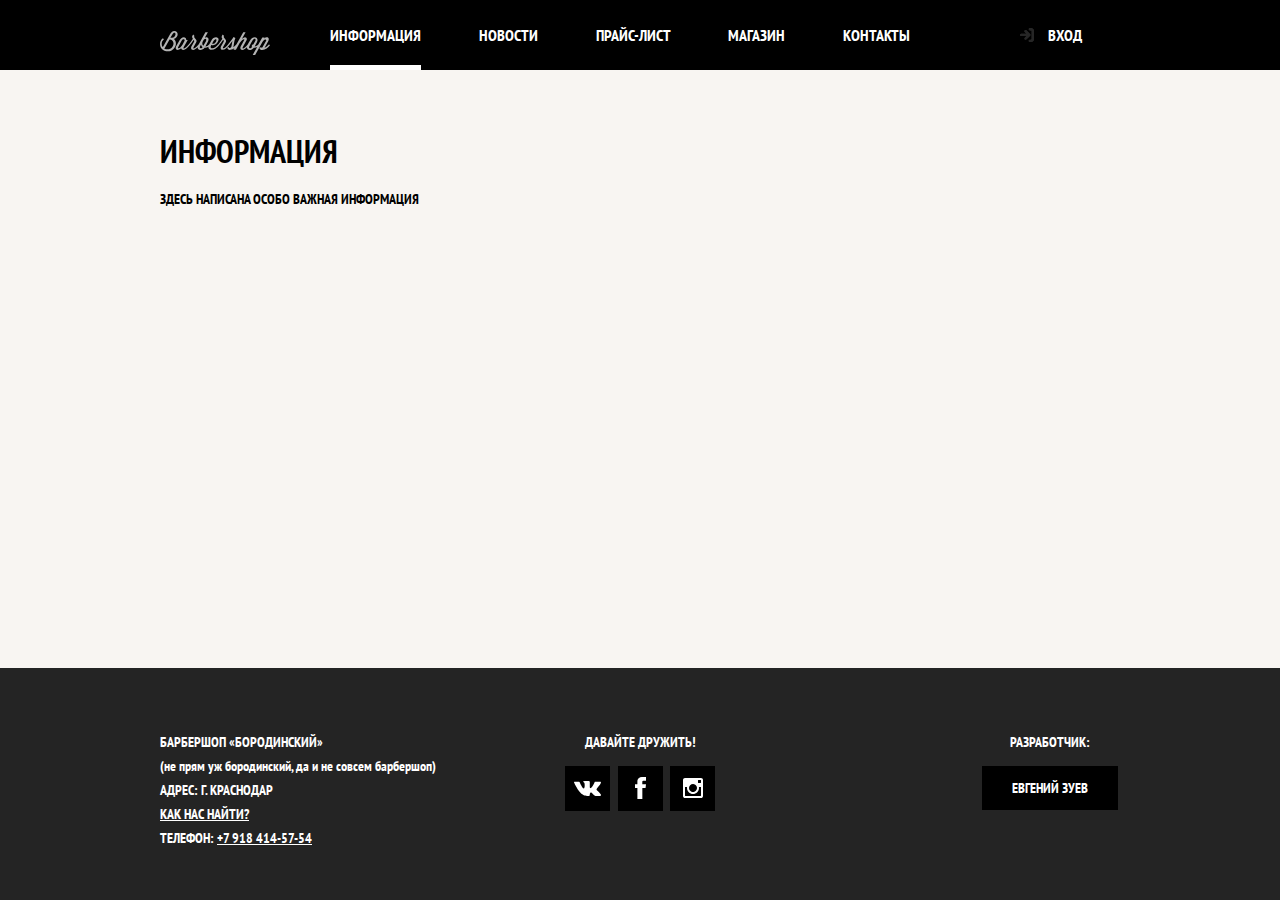
<file: blank.html>
<!DOCTYPE html>
<html lang="ru">

<head>
  <meta charset="UTF-8">
  <meta http-equiv="X-UA-Compatible" content="IE=edge">
  <meta name="viewport" content="width=device-width, initial-scale=1.0">
  <title>Барбершоп - Инфо</title>
  <link rel="icon" href="favicon.ico">
  <link rel="icon" href="favicon/152.ico" type="image/svg+xml">
  <link rel="apple-touch-icon" href="favicon/180.png">
  <link rel="manifest" href="manifest.webmanifest">
  <link href="https://fonts.googleapis.com/css2?family=PT+Sans+Narrow:wght@400;700&display=swap" rel="stylesheet">
  <link rel="stylesheet" href="normalize.css">
  <link rel="stylesheet" href="style.min.css">
</head>

<body class="page-body inner-page">

  <!-- HEADER -->
  <header class="main-header">
    <nav class="main-nav">
      <div class="main-header-bar">
        <div class="container main-nav-wrapper">
          <a class="main-header-logo" href="index.html">
            <img src="img/logo.svg" width="110" height="25" alt="Логотип">
          </a>
          <ul class="site-nav">
            <li class="site-nav-current"><a href="blank.html">Информация</a></li>
            <li><a href="news.html">Новости</a></li>
            <li><a href="price.html">Прайс-лист</a></li>
            <li><a href="catalog.html">Магазин</a></li>
            <li><a href="contacts.html">Контакты</a></li>
          </ul>
          <div class="user-nav"><a href="blank.html" target="_blank" class="login-link" type="button">Вход</a>
          </div>
        </div>
      </div>
    </nav>
  </header>

  <!-- MAIN -->
  <main class="page-blank container">

    <h1 class="page-title">Информация</h1>
    <p>Здесь написана особо важная информация</p>

  </main>

  <!-- FOOTER -->
  <footer class="main-footer">
    <div class="container">
      <section>
        <h2 class="visually-hidden">Как нас найти</h2>
        <p class="footer-contacts">
          Барбершоп «Бородинский»<br>
          <span style="text-transform: lowercase;">(Не прям уж Бородинский, да и не совсем Барбершоп)</span><br>
          Адрес: г. Краснодар<br>
          <a class="footer-address button-map button-map-footer" target="_blank" href="contacts.html">Как нас
            найти?</a><br>
          Телефон: <a class="footer-phone" href="tel:+79184145754">+7 918 414-57-54</a>
        </p>
      </section>
      <section class="footer-social">
        <h2>Давайте дружить!</h2>
        <ul class="social-list">
          <li>
            <a class="social-btn" href="blank.html"><span class="visually-hidden">Вконтакте</span>
              <svg aria-hidden="true" width="27" height="15" viewBox="0 0 27 15" fill="none"
                xmlns="http://www.w3.org/2000/svg">
                <path
                  d="M26.7852 13.4705L26.6932 13.3017C25.9568 12.1851 25.0533 11.181 24.0123 10.3226C23.6176 9.9675 23.2419 9.59296 22.8868 9.20048C22.7231 9.05323 22.6134 8.85804 22.5746 8.64469C22.5358 8.43134 22.57 8.21152 22.6719 8.01877C23.0199 7.38381 23.4385 6.78774 23.9202 6.24123L24.8309 5.07938C26.4476 2.994 27.1297 1.66994 26.8773 1.10722L26.7852 0.978128C26.6739 0.867803 26.5316 0.791806 26.376 0.75966C26.079 0.699976 25.7725 0.699976 25.4755 0.75966H21.4952C21.4056 0.730149 21.3085 0.730149 21.2189 0.75966H20.912C20.8515 0.795206 20.7992 0.842544 20.7585 0.898685C20.696 0.970665 20.6443 1.05091 20.605 1.13701C20.1842 2.19038 19.6849 3.2126 19.1111 4.19557C18.7632 4.75167 18.446 5.18861 18.1493 5.65534C17.9257 5.96934 17.6759 6.26494 17.4023 6.53914C17.2315 6.70835 17.0504 6.86752 16.86 7.0158C16.7066 7.13496 16.5838 7.18462 16.5019 7.16476L16.2666 7.1151C16.1331 7.03045 16.0239 6.91427 15.9494 6.77747C15.8582 6.61478 15.8025 6.43564 15.7857 6.25116V1.61367C15.8061 1.40893 15.8061 1.20274 15.7857 0.997989C15.7535 0.847961 15.7055 0.701545 15.6424 0.561052C15.5844 0.422894 15.4845 0.305132 15.3559 0.223419C15.1953 0.139995 15.0229 0.0797784 14.8443 0.0446722C14.2182 -0.0148907 13.5877 -0.0148907 12.9616 0.0446722C11.8363 -0.0569479 10.7013 0.0474765 9.61568 0.352514C9.41282 0.453501 9.23211 0.591779 9.0836 0.75966C8.90966 0.958267 8.88919 1.0675 9.01198 1.08736C9.24707 1.09824 9.47735 1.15586 9.68856 1.25664C9.89977 1.35742 10.0874 1.49922 10.2398 1.67325L10.3217 1.83214C10.4142 2.0359 10.4828 2.24908 10.5263 2.46769C10.5874 2.79606 10.6284 3.12765 10.6491 3.46072C10.69 4.02606 10.69 4.59348 10.6491 5.15882C10.6491 5.63548 10.557 6.0029 10.5161 6.26109C10.4665 6.50044 10.3729 6.72917 10.2398 6.93636C10.1955 7.04382 10.1407 7.14691 10.0761 7.2442L10.0045 7.31371C9.88305 7.35674 9.75516 7.38022 9.62591 7.38322C9.47205 7.34127 9.33138 7.26278 9.21662 7.15483C9.00308 7.00048 8.80751 6.824 8.63339 6.62852C8.38531 6.33712 8.15959 6.02845 7.95807 5.70499C7.66977 5.24549 7.40678 4.77147 7.17019 4.28495L6.93485 3.89766L6.35162 2.78546C6.11379 2.32023 5.90202 1.84287 5.71722 1.35548C5.6538 1.17952 5.53586 1.0269 5.37956 0.918546H5.30794C5.25443 0.857553 5.19244 0.804079 5.12376 0.75966C5.00502 0.71593 4.88138 0.685932 4.7554 0.670286L0.91834 0.700077C0.77256 0.688365 0.625887 0.707123 0.48821 0.755088C0.350534 0.803052 0.225054 0.879109 0.120232 0.978128H0.0076781C-0.00255937 1.05061 -0.00255937 1.12411 0.0076781 1.1966C0.0191868 1.32189 0.046683 1.44531 0.0895354 1.56402C0.655715 2.88807 1.26964 4.12937 1.93132 5.28791C2.58618 6.46963 3.15918 7.42295 3.64009 8.14786C4.12101 8.87278 4.66331 9.55798 5.15445 10.2035C5.6456 10.8489 6.03442 11.266 6.17767 11.4448L6.55626 11.8519L6.90415 12.1895C7.22683 12.4698 7.56868 12.7286 7.92737 12.9641C8.39965 13.2994 8.89163 13.6078 9.4008 13.8876C9.98161 14.1995 10.6003 14.4397 11.2426 14.6026C11.9109 14.8057 12.6094 14.8997 13.3095 14.8807H14.9262C15.2054 14.8784 15.4729 14.7717 15.6731 14.5828V14.5132C15.7177 14.4349 15.752 14.3515 15.7754 14.265C15.7856 14.1427 15.7856 14.0198 15.7754 13.8976C15.765 13.5444 15.7959 13.1913 15.8675 12.8449C15.9086 12.5997 15.9879 12.3619 16.1029 12.1399C16.1803 11.9906 16.2803 11.8533 16.3996 11.7327L16.6349 11.5341H16.7475C16.888 11.5053 17.0336 11.5092 17.1723 11.5455C17.311 11.5817 17.4389 11.6493 17.5456 11.7427C17.8627 11.971 18.1481 12.238 18.3949 12.5371C18.6609 12.8449 18.9883 13.2024 19.3567 13.5798C19.6657 13.9047 20.0086 14.1975 20.3799 14.4537L20.6664 14.6125C20.8944 14.7417 21.1385 14.8419 21.3929 14.9105C21.6417 14.9979 21.9095 15.0218 22.1705 14.98L25.803 14.8807C26.0866 14.8985 26.3699 14.8401 26.6215 14.7118C26.7017 14.6761 26.7738 14.6252 26.8335 14.5621C26.8933 14.499 26.9395 14.425 26.9694 14.3444C27.0102 14.1947 27.0102 14.0373 26.9694 13.8876C26.951 13.7615 26.9166 13.6381 26.8671 13.5202L26.7852 13.4705Z"
                  fill="white" />
              </svg>
            </a>
          </li>
          <li>
            <a class="social-btn" href="blank.html"><span class="visually-hidden">Facebook</span>
              <svg aria-hidden="true" width="11" height="23" viewBox="0 0 11 23" fill="none"
                xmlns="http://www.w3.org/2000/svg">
                <path
                  d="M3.62378 1.13123C4.59355 0.376244 5.82388 -0.0252255 7.08674 0.00122876H11V3.86123H8.46979C8.19886 3.85027 7.93242 3.92836 7.7169 4.08187C7.50138 4.23537 7.35045 4.45457 7.29045 4.70123V7.28123H11C10.9142 8.52123 10.7212 9.76123 10.5604 11.0012H7.34405V22.0012H2.40156V11.0012H0V7.30123H2.38012V3.71123C2.43182 2.7359 2.87591 1.81461 3.62378 1.13123Z"
                  fill="white" />
              </svg>
            </a>
          </li>
          <li>
            <a class="social-btn" href="blank.html"><span class="visually-hidden">Instagram</span>
              <svg aria-hidden="true" width="20" height="20" viewBox="0 0 20 20" fill="none"
                xmlns="http://www.w3.org/2000/svg">
                <path
                  d="M18 0H2C1.46957 0 0.960859 0.210714 0.585786 0.585786C0.210714 0.960859 0 1.46957 0 2L0 18C0 18.5304 0.210714 19.0391 0.585786 19.4142C0.960859 19.7893 1.46957 20 2 20H18C18.5304 20 19.0391 19.7893 19.4142 19.4142C19.7893 19.0391 20 18.5304 20 18V2C20 1.46957 19.7893 0.960859 19.4142 0.585786C19.0391 0.210714 18.5304 0 18 0V0ZM10 6C10.7911 6 11.5645 6.2346 12.2223 6.67412C12.8801 7.11365 13.3928 7.73836 13.6955 8.46927C13.9983 9.20017 14.0775 10.0044 13.9231 10.7804C13.7688 11.5563 13.3878 12.269 12.8284 12.8284C12.269 13.3878 11.5563 13.7688 10.7804 13.9231C10.0044 14.0775 9.20017 13.9983 8.46927 13.6955C7.73836 13.3928 7.11365 12.8801 6.67412 12.2223C6.2346 11.5645 6 10.7911 6 10C6 8.93913 6.42143 7.92172 7.17157 7.17157C7.92172 6.42143 8.93913 6 10 6ZM2.5 18C2.43825 18.0041 2.37631 17.9959 2.31772 17.976C2.25914 17.956 2.20507 17.9247 2.15861 17.8839C2.11215 17.843 2.07423 17.7933 2.04701 17.7377C2.01979 17.6822 2.00382 17.6218 2 17.56V9H4.1C4.01687 9.32646 3.98316 9.66354 4 10C4 11.5913 4.63214 13.1174 5.75736 14.2426C6.88258 15.3679 8.4087 16 10 16C11.5913 16 13.1174 15.3679 14.2426 14.2426C15.3679 13.1174 16 11.5913 16 10C16.0168 9.66354 15.9831 9.32646 15.9 9H18V17.5C18.0041 17.5617 17.9959 17.6237 17.976 17.6823C17.956 17.7409 17.9247 17.7949 17.8839 17.8414C17.843 17.8878 17.7933 17.9258 17.7377 17.953C17.6822 17.9802 17.6218 17.9962 17.56 18H2.5ZM18 4.5C18.0041 4.56175 17.9959 4.62369 17.976 4.68228C17.956 4.74086 17.9247 4.79493 17.8839 4.84139C17.843 4.88785 17.7933 4.92577 17.7377 4.95299C17.6822 4.98021 17.6218 4.99618 17.56 5H15.5C15.4383 5.00407 15.3763 4.9959 15.3177 4.97597C15.2591 4.95604 15.2051 4.92473 15.1586 4.88385C15.1122 4.84297 15.0742 4.79332 15.047 4.73774C15.0198 4.68217 15.0038 4.62176 15 4.56V2.5C14.9959 2.43825 15.0041 2.37631 15.024 2.31772C15.044 2.25914 15.0753 2.20507 15.1161 2.15861C15.157 2.11215 15.2067 2.07423 15.2623 2.04701C15.3178 2.01979 15.3782 2.00382 15.44 2H17.5C17.5617 1.99593 17.6237 2.0041 17.6823 2.02403C17.7409 2.04396 17.7949 2.07527 17.8414 2.11615C17.8878 2.15703 17.9258 2.20668 17.953 2.26226C17.9802 2.31783 17.9962 2.37824 18 2.44V4.5Z"
                  fill="white" />
              </svg>
            </a>
          </li>
        </ul>
      </section>
      <p class="footer-copyright">
        Разработчик:
        <a class="button btn-copyright" href="https://eugene-gif.github.io/MyCoolSite/" target="_blank">Евгений Зуев</a>
      </p>
    </div>
  </footer>



  <!-- POPUPS -->

  <section class="modal modal-login visually-hidden">
    <h2>Личный кабинет</h2>
    <p class="modal-description">Введите свой логин и пароль</p>
    <form class="login-form" action="https://echo.htmlacademy.ru" method="post">
      <p>
        <label for="email" aria-label="Логин"></label>
        <input class="login-icon-user" type="email" id="email" name="login" placeholder="borodaSayMeDa@mail.ru">
      </p>

      <p>
        <label for="password" aria-label="Пароль"></label>
        <input class="login-icon-password" type="password" id="password" name="password" placeholder="••••••••">
      </p>

      <p class="login-help">
        <label class="login-checkbox">
          <input class="login-help-input visually-hidden" type="checkbox" name="remember">
          <span class="checkbox-indicator"></span>
          Запомнить меня
        </label>

        <a class="login-restore" href="#">Я забыл пароль</a>
      </p>
      <button class="button" type="submit">Войти</button>
    </form>
    <button class="modal-close close-login" type="button" aria-label="Закрыть"></button>
  </section>

  <!-- MAPS -->
  <section class="modal modal-map visually-hidden">
    <h2 class="visually-hidden">Как до нас добраться</h2>
    <iframe
      src="https://www.google.com/maps/embed?pb=!1m14!1m8!1m3!1d1992.157910778672!2d38.97696140676096!3d45.07896423618903!3m2!1i1024!2i768!4f13.1!3m3!1m2!1s0x40f045c4db7d644d%3A0x3387a436a9ee9506!2z0J_QsNGA0LjQutC80LDRhdC10YDRgdC60LDRjyDQrdC60L7QvdC-0Lw!5e0!3m2!1sru!2sru!4v1652270856110!5m2!1sru!2sru"
      width="810" height="570" style="border:0;" allowfullscreen="" loading="lazy"
      referrerpolicy="no-referrer-when-downgrade" title="Адрес супер-пупер-мега парикмахерской!"></iframe>
    <button class="modal-close close-map" type="button" aria-label="Закрыть"></button>
  </section>
  <script src="script.min.js"></script>
  
</body>

</html>
</file>
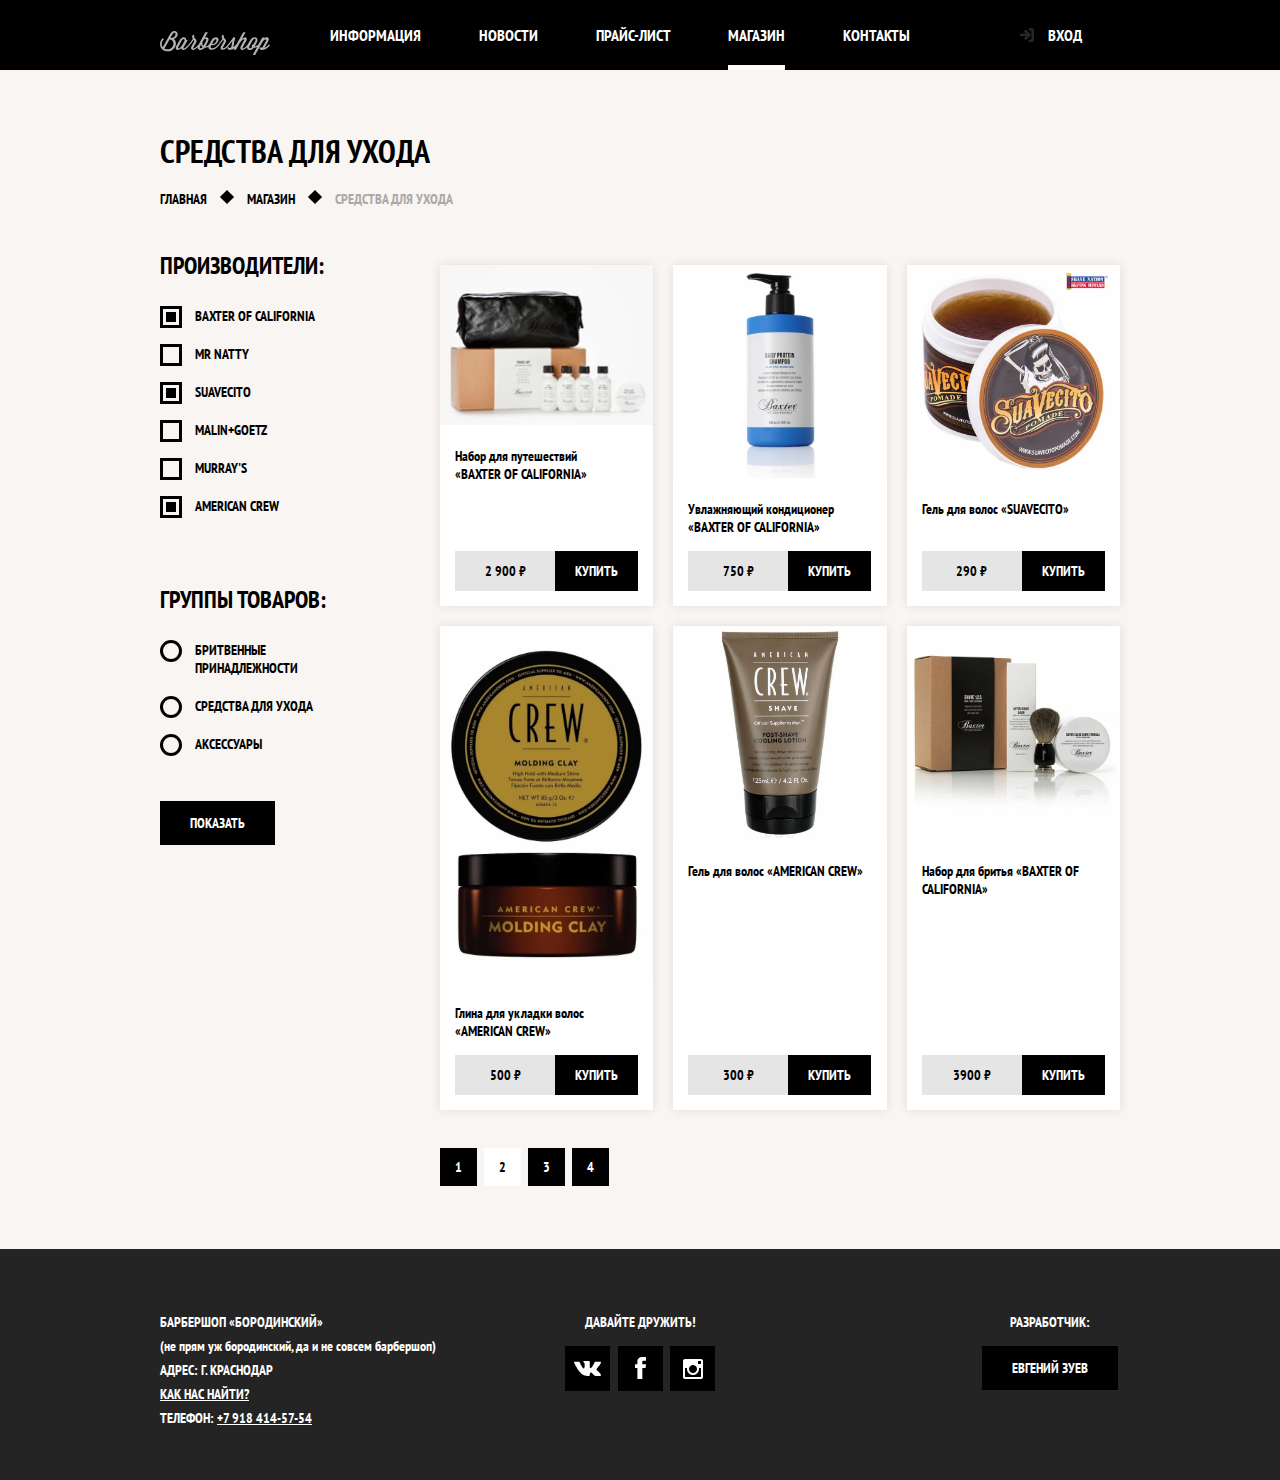
<file: catalog.html>
<!DOCTYPE html>
<html lang="ru">

<head>
  <meta charset="UTF-8">
  <meta http-equiv="X-UA-Compatible" content="IE=edge">
  <meta name="viewport" content="width=device-width, initial-scale=1.0">
  <title>Барбершоп - Каталог</title>
  <link rel="icon" href="favicon.ico">
  <link rel="icon" href="favicon/152.ico" type="image/svg+xml">
  <link rel="apple-touch-icon" href="favicon/180.png">
  <link rel="manifest" href="manifest.webmanifest">
  <link href="https://fonts.googleapis.com/css2?family=PT+Sans+Narrow:wght@400;700&display=swap" rel="stylesheet">
  <link rel="stylesheet" href="normalize.css">
  <link rel="stylesheet" href="style.min.css">
</head>

<body class="page-body inner-page">

  <!-- HEADER -->
  <header class="main-header">
    <nav class="main-nav">
      <div class="main-header-bar">
        <div class="container main-nav-wrapper">
          <a class="main-header-logo" href="index.html">
            <img src="img/logo.svg" width="110" height="25" alt="Логотип">
          </a>
          <ul class="site-nav">
            <li><a href="index.html">Информация</a></li>
            <li><a href="blank.html">Новости</a></li>
            <li><a href="price.html">Прайс-лист</a></li>
            <li class="site-nav-current"><a href="catalog.html">Магазин</a></li>
            <li><a href="contacts.html">Контакты</a></li>
          </ul>
          <div class="user-nav"><a class="login-link" type="button">Вход</a>
          </div>
        </div>
      </div>
    </nav>
  </header>

  <!-- MAIN -->
  <main class="page-catalog container">

    <h1 class="page-title">Средства для ухода</h1>
    <ul class="breadcrumbs">
      <li><a href="index.html">Главная</a></li>
      <li><a href="catalog.html">Магазин</a></li>
      <li class="breadcrumbs-current">Средства для ухода</li>
    </ul>

    <section class="filters">
      <h2 class="visually-hidden">Фильтр товаров</h2>
      <form class="filter" method="get" action="https://echo.htmlacademy.ru" target="_blank">
        <fieldset>
          <legend>Производители:</legend>
          <ul class="filter-list">
            <li class="filter-item filter-checkbox">
              <input class="visually-hidden filter-input filter-input-checkbox" type="checkbox"
                name="baxter-of-california" id="filter-baxter" checked>
              <label for="filter-baxter">Baxter of California</label>
            </li>
            <li class="filter-item filter-checkbox">
              <input class="visually-hidden filter-input filter-input-checkbox" type="checkbox" name="mr-natty"
                id="filter-mrnatty">
              <label for="filter-mrnatty">Mr Natty</label>
            </li>
            <li class="filter-item filter-checkbox">
              <input class="visually-hidden filter-input filter-input-checkbox" type="checkbox" name="suavecito"
                id="filter-suavecito" checked>
              <label for="filter-suavecito">Suavecito</label>
            </li>
            <li class="filter-item filter-checkbox">
              <input class="visually-hidden filter-input filter-input-checkbox" type="checkbox" name="malin-goetz"
                id="filter-malin">
              <label for="filter-malin">Malin+Goetz</label>
            </li>
            <li class="filter-item filter-checkbox">
              <input class="visually-hidden filter-input filter-input-checkbox" type="checkbox" name="murrays"
                id="filter-murrays">
              <label for="filter-murrays">Murray's</label>
            </li>
            <li class="filter-item filter-checkbox">
              <input class="visually-hidden filter-input filter-input-checkbox" type="checkbox" name="american-crew"
                id="filter-american_crew" checked>
              <label for="filter-american_crew">American Crew</label>
            </li>
          </ul>
        </fieldset>
        <fieldset>
          <legend>Группы товаров:</legend>
          <ul class="filter-list">
            <li class="filter-item filter-radio">
              <input class="visually-hidden filter-input filter-input-radio" type="radio" name="products-group"
                value="shaving" id="filter-shave">
              <label for="filter-shave">Бритвенные принадлежности</label>
            </li>
            <li class="filter-item filter-radio">
              <input class="visually-hidden filter-input filter-input-radio" type="radio" name="products-group"
                id="filter-care" value="care">
              <label for="filter-care">Средства для ухода</label>
            </li>
            <li class="filter-item filter-radio">
              <input class="visually-hidden filter-input filter-input-radio" type="radio" name="products-group"
                id="filter-accesor" value="accessors">
              <label for="filter-accesor">Аксессуары</label>
            </li>
          </ul>
        </fieldset>
        <button class="button filter-button" type="submit">Показать</button>
      </form>
    </section>

    <section class="catalog">
      <h2 class="visually-hidden">Список средств для ухода</h2>
      <ul class="catalog-list">

        <li class="catalog-item">
          <a href="product.html">
            <h3>
              <span class="catalog-item-category">Набор для путешествий</span>
              <br>
              <span class="catalog-item-title">«Baxter of California»</span>
            </h3>
            <p class="catalog-item-img">
              <img src="img/catalog/set-for-travel_baxter.webp" width="220" height="165" alt="">
            </p>
          </a>
          <p class="catalog-item-price">
            <b>2 900 ₽</b>
            <button class="button" type="button"
              aria-label="Добавить в корзину Набор для путешествий «BAXTER OF CALIFORNIA»">Купить</button>
          </p>
        </li>

        <li class="catalog-item">
          <a href="product2.html">
            <h3>
              <span class="catalog-item-category">Увлажняющий кондиционер</span>
              <span class="catalog-item-title">«BAXTER OF CALIFORNIA»</span>
            </h3>
            <p class="catalog-item-img">
              <img src="img/catalog/conditioner_baxter.webp" width="220" height="165" alt="">
            </p>
          </a>
          <p class="catalog-item-price">
            <b>750 ₽</b>
            <button class="button" type="button"
              aria-label="Добавить в корзину Увлажняющий кондиционер «BAXTER OF CALIFORNIA»">Купить</button>
          </p>
        </li>

        <li class="catalog-item">
          <a href="product3.html">
            <h3>
              <span class="catalog-item-category">Гель для волос</span>
              <span class="catalog-item-title">«SUAVECITO»</span>
            </h3>
            <p class="catalog-item-img">
              <img src="img/catalog/gel_suavecito.webp" width="220" height="165" alt="">
            </p>
          </a>
          <p class="catalog-item-price">
            <b>290 ₽</b>
            <button class="button" type="button"
              aria-label="Добавить в корзину Гель для волос «SUAVECITO»">Купить</button>
          </p>
        </li>

        <li class="catalog-item">
          <a href="product4.html">
            <h3>
              <span class="catalog-item-category">Глина для укладки волос</span>
              <span class="catalog-item-title">«American crew»</span>
            </h3>
            <p class="catalog-item-img">
              <img src="img/catalog/clay_americancrew1.webp" width="220" height="165" alt="">
            </p>
          </a>
          <p class="catalog-item-price">
            <b>500 ₽</b>
            <button class="button" type="button"
              aria-label="Добавить в корзину Глину для укладки волос «American crew»">Купить</button>
          </p>
        </li>

        <li class="catalog-item">
          <a href="product5.html">
            <h3>
              <span class="catalog-item-category">Гель для волос</span>
              <span class="catalog-item-title">«American crew»</span>
            </h3>
            <p class="catalog-item-img">
              <img src="img/catalog/gel-for-hair_americancrew.webp" width="220" height="165" alt="">
            </p>
          </a>
          <p class="catalog-item-price">
            <b>300 ₽</b>
            <button class="button" type="button"
              aria-label="Добавить в корзину Гель для волос «American crew»">Купить</button>
          </p>
        </li>

        <li class="catalog-item">
          <a href="product6.html">
            <h3>
              <span class="catalog-item-category">Набор для бритья</span>
              <span class="catalog-item-title">«Baxter of California»</span>
            </h3>
            <p class="catalog-item-img">
              <img src="img/catalog/set-for-shave_baxter1.webp" width="220" height="165" alt="">
            </p>
          </a>
          <p class="catalog-item-price">
            <b>3900 ₽</b>
            <button class="button" type="button"
              aria-label="Добавить в корзину Набор для бритья «Baxter of California»">Купить</button>
          </p>
        </li>
      </ul>

      <ul class="pagination-list">
        <li class="pagination-item"><a href="">1</a></li>
        <li class="pagination-item pagination-item-current"><a>2</a></li>
        <li class="pagination-item"><a href="">3</a></li>
        <li class="pagination-item"><a href="">4</a></li>
      </ul>
    </section>

  </main>

  <!-- FOOTER -->
  <footer class="main-footer">
    <div class="container">
      <section>
        <h2 class="visually-hidden">Как нас найти</h2>
        <p class="footer-contacts">
          Барбершоп «Бородинский»<br>
          <span style="text-transform: lowercase;">(Не прям уж Бородинский, да и не совсем Барбершоп)</span><br>
          Адрес: г. Краснодар<br>
          <a class="footer-address button-map button-map-footer" target="_blank" href="contacts.html">Как нас
            найти?</a><br>
          Телефон: <a class="footer-phone" href="tel:+79184145754">+7 918 414-57-54</a>
        </p>
      </section>
      <section class="footer-social">
        <h2>Давайте дружить!</h2>
        <ul class="social-list">
          <li>
            <a class="social-btn" href="blank.html"><span class="visually-hidden">Вконтакте</span>
              <svg aria-hidden="true" width="27" height="15" viewBox="0 0 27 15" fill="none"
                xmlns="http://www.w3.org/2000/svg">
                <path
                  d="M26.7852 13.4705L26.6932 13.3017C25.9568 12.1851 25.0533 11.181 24.0123 10.3226C23.6176 9.9675 23.2419 9.59296 22.8868 9.20048C22.7231 9.05323 22.6134 8.85804 22.5746 8.64469C22.5358 8.43134 22.57 8.21152 22.6719 8.01877C23.0199 7.38381 23.4385 6.78774 23.9202 6.24123L24.8309 5.07938C26.4476 2.994 27.1297 1.66994 26.8773 1.10722L26.7852 0.978128C26.6739 0.867803 26.5316 0.791806 26.376 0.75966C26.079 0.699976 25.7725 0.699976 25.4755 0.75966H21.4952C21.4056 0.730149 21.3085 0.730149 21.2189 0.75966H20.912C20.8515 0.795206 20.7992 0.842544 20.7585 0.898685C20.696 0.970665 20.6443 1.05091 20.605 1.13701C20.1842 2.19038 19.6849 3.2126 19.1111 4.19557C18.7632 4.75167 18.446 5.18861 18.1493 5.65534C17.9257 5.96934 17.6759 6.26494 17.4023 6.53914C17.2315 6.70835 17.0504 6.86752 16.86 7.0158C16.7066 7.13496 16.5838 7.18462 16.5019 7.16476L16.2666 7.1151C16.1331 7.03045 16.0239 6.91427 15.9494 6.77747C15.8582 6.61478 15.8025 6.43564 15.7857 6.25116V1.61367C15.8061 1.40893 15.8061 1.20274 15.7857 0.997989C15.7535 0.847961 15.7055 0.701545 15.6424 0.561052C15.5844 0.422894 15.4845 0.305132 15.3559 0.223419C15.1953 0.139995 15.0229 0.0797784 14.8443 0.0446722C14.2182 -0.0148907 13.5877 -0.0148907 12.9616 0.0446722C11.8363 -0.0569479 10.7013 0.0474765 9.61568 0.352514C9.41282 0.453501 9.23211 0.591779 9.0836 0.75966C8.90966 0.958267 8.88919 1.0675 9.01198 1.08736C9.24707 1.09824 9.47735 1.15586 9.68856 1.25664C9.89977 1.35742 10.0874 1.49922 10.2398 1.67325L10.3217 1.83214C10.4142 2.0359 10.4828 2.24908 10.5263 2.46769C10.5874 2.79606 10.6284 3.12765 10.6491 3.46072C10.69 4.02606 10.69 4.59348 10.6491 5.15882C10.6491 5.63548 10.557 6.0029 10.5161 6.26109C10.4665 6.50044 10.3729 6.72917 10.2398 6.93636C10.1955 7.04382 10.1407 7.14691 10.0761 7.2442L10.0045 7.31371C9.88305 7.35674 9.75516 7.38022 9.62591 7.38322C9.47205 7.34127 9.33138 7.26278 9.21662 7.15483C9.00308 7.00048 8.80751 6.824 8.63339 6.62852C8.38531 6.33712 8.15959 6.02845 7.95807 5.70499C7.66977 5.24549 7.40678 4.77147 7.17019 4.28495L6.93485 3.89766L6.35162 2.78546C6.11379 2.32023 5.90202 1.84287 5.71722 1.35548C5.6538 1.17952 5.53586 1.0269 5.37956 0.918546H5.30794C5.25443 0.857553 5.19244 0.804079 5.12376 0.75966C5.00502 0.71593 4.88138 0.685932 4.7554 0.670286L0.91834 0.700077C0.77256 0.688365 0.625887 0.707123 0.48821 0.755088C0.350534 0.803052 0.225054 0.879109 0.120232 0.978128H0.0076781C-0.00255937 1.05061 -0.00255937 1.12411 0.0076781 1.1966C0.0191868 1.32189 0.046683 1.44531 0.0895354 1.56402C0.655715 2.88807 1.26964 4.12937 1.93132 5.28791C2.58618 6.46963 3.15918 7.42295 3.64009 8.14786C4.12101 8.87278 4.66331 9.55798 5.15445 10.2035C5.6456 10.8489 6.03442 11.266 6.17767 11.4448L6.55626 11.8519L6.90415 12.1895C7.22683 12.4698 7.56868 12.7286 7.92737 12.9641C8.39965 13.2994 8.89163 13.6078 9.4008 13.8876C9.98161 14.1995 10.6003 14.4397 11.2426 14.6026C11.9109 14.8057 12.6094 14.8997 13.3095 14.8807H14.9262C15.2054 14.8784 15.4729 14.7717 15.6731 14.5828V14.5132C15.7177 14.4349 15.752 14.3515 15.7754 14.265C15.7856 14.1427 15.7856 14.0198 15.7754 13.8976C15.765 13.5444 15.7959 13.1913 15.8675 12.8449C15.9086 12.5997 15.9879 12.3619 16.1029 12.1399C16.1803 11.9906 16.2803 11.8533 16.3996 11.7327L16.6349 11.5341H16.7475C16.888 11.5053 17.0336 11.5092 17.1723 11.5455C17.311 11.5817 17.4389 11.6493 17.5456 11.7427C17.8627 11.971 18.1481 12.238 18.3949 12.5371C18.6609 12.8449 18.9883 13.2024 19.3567 13.5798C19.6657 13.9047 20.0086 14.1975 20.3799 14.4537L20.6664 14.6125C20.8944 14.7417 21.1385 14.8419 21.3929 14.9105C21.6417 14.9979 21.9095 15.0218 22.1705 14.98L25.803 14.8807C26.0866 14.8985 26.3699 14.8401 26.6215 14.7118C26.7017 14.6761 26.7738 14.6252 26.8335 14.5621C26.8933 14.499 26.9395 14.425 26.9694 14.3444C27.0102 14.1947 27.0102 14.0373 26.9694 13.8876C26.951 13.7615 26.9166 13.6381 26.8671 13.5202L26.7852 13.4705Z"
                  fill="white" />
              </svg>
            </a>
          </li>
          <li>
            <a class="social-btn" href="blank.html"><span class="visually-hidden">Facebook</span>
              <svg aria-hidden="true" width="11" height="23" viewBox="0 0 11 23" fill="none"
                xmlns="http://www.w3.org/2000/svg">
                <path
                  d="M3.62378 1.13123C4.59355 0.376244 5.82388 -0.0252255 7.08674 0.00122876H11V3.86123H8.46979C8.19886 3.85027 7.93242 3.92836 7.7169 4.08187C7.50138 4.23537 7.35045 4.45457 7.29045 4.70123V7.28123H11C10.9142 8.52123 10.7212 9.76123 10.5604 11.0012H7.34405V22.0012H2.40156V11.0012H0V7.30123H2.38012V3.71123C2.43182 2.7359 2.87591 1.81461 3.62378 1.13123Z"
                  fill="white" />
              </svg>
            </a>
          </li>
          <li>
            <a class="social-btn" href="blank.html"><span class="visually-hidden">Instagram</span>
              <svg aria-hidden="true" width="20" height="20" viewBox="0 0 20 20" fill="none"
                xmlns="http://www.w3.org/2000/svg">
                <path
                  d="M18 0H2C1.46957 0 0.960859 0.210714 0.585786 0.585786C0.210714 0.960859 0 1.46957 0 2L0 18C0 18.5304 0.210714 19.0391 0.585786 19.4142C0.960859 19.7893 1.46957 20 2 20H18C18.5304 20 19.0391 19.7893 19.4142 19.4142C19.7893 19.0391 20 18.5304 20 18V2C20 1.46957 19.7893 0.960859 19.4142 0.585786C19.0391 0.210714 18.5304 0 18 0V0ZM10 6C10.7911 6 11.5645 6.2346 12.2223 6.67412C12.8801 7.11365 13.3928 7.73836 13.6955 8.46927C13.9983 9.20017 14.0775 10.0044 13.9231 10.7804C13.7688 11.5563 13.3878 12.269 12.8284 12.8284C12.269 13.3878 11.5563 13.7688 10.7804 13.9231C10.0044 14.0775 9.20017 13.9983 8.46927 13.6955C7.73836 13.3928 7.11365 12.8801 6.67412 12.2223C6.2346 11.5645 6 10.7911 6 10C6 8.93913 6.42143 7.92172 7.17157 7.17157C7.92172 6.42143 8.93913 6 10 6ZM2.5 18C2.43825 18.0041 2.37631 17.9959 2.31772 17.976C2.25914 17.956 2.20507 17.9247 2.15861 17.8839C2.11215 17.843 2.07423 17.7933 2.04701 17.7377C2.01979 17.6822 2.00382 17.6218 2 17.56V9H4.1C4.01687 9.32646 3.98316 9.66354 4 10C4 11.5913 4.63214 13.1174 5.75736 14.2426C6.88258 15.3679 8.4087 16 10 16C11.5913 16 13.1174 15.3679 14.2426 14.2426C15.3679 13.1174 16 11.5913 16 10C16.0168 9.66354 15.9831 9.32646 15.9 9H18V17.5C18.0041 17.5617 17.9959 17.6237 17.976 17.6823C17.956 17.7409 17.9247 17.7949 17.8839 17.8414C17.843 17.8878 17.7933 17.9258 17.7377 17.953C17.6822 17.9802 17.6218 17.9962 17.56 18H2.5ZM18 4.5C18.0041 4.56175 17.9959 4.62369 17.976 4.68228C17.956 4.74086 17.9247 4.79493 17.8839 4.84139C17.843 4.88785 17.7933 4.92577 17.7377 4.95299C17.6822 4.98021 17.6218 4.99618 17.56 5H15.5C15.4383 5.00407 15.3763 4.9959 15.3177 4.97597C15.2591 4.95604 15.2051 4.92473 15.1586 4.88385C15.1122 4.84297 15.0742 4.79332 15.047 4.73774C15.0198 4.68217 15.0038 4.62176 15 4.56V2.5C14.9959 2.43825 15.0041 2.37631 15.024 2.31772C15.044 2.25914 15.0753 2.20507 15.1161 2.15861C15.157 2.11215 15.2067 2.07423 15.2623 2.04701C15.3178 2.01979 15.3782 2.00382 15.44 2H17.5C17.5617 1.99593 17.6237 2.0041 17.6823 2.02403C17.7409 2.04396 17.7949 2.07527 17.8414 2.11615C17.8878 2.15703 17.9258 2.20668 17.953 2.26226C17.9802 2.31783 17.9962 2.37824 18 2.44V4.5Z"
                  fill="white" />
              </svg>
            </a>
          </li>
        </ul>
      </section>
      <p class="footer-copyright">
        Разработчик:
        <a class="button btn-copyright" href="https://eugene-gif.github.io/MyCoolSite/" target="_blank">Евгений Зуев</a>
      </p>
    </div>
  </footer>

  <!-- POPUPS -->

<section class="modal modal-login visually-hidden">
  <h2>Личный кабинет</h2>
  <p class="modal-description">Введите свой логин и пароль</p>
  <form class="login-form" action="https://echo.htmlacademy.ru" method="post">
    <p>
      <label for="email" aria-label="Логин"></label>
      <input class="login-icon-user" type="email" id="email" name="login" placeholder="borodaSayMeDa@mail.ru">
    </p>

    <p>
      <label for="password" aria-label="Пароль"></label>
      <input class="login-icon-password" type="password" id="password" name="password" placeholder="••••••••">
    </p>

    <p class="login-help">
      <label class="login-checkbox">
        <input class="login-help-input visually-hidden" type="checkbox" name="remember">
        <span class="checkbox-indicator"></span>
        Запомнить меня
      </label>

      <a class="login-restore" href="#">Я забыл пароль</a>
    </p>
    <button class="button" type="submit">Войти</button>
  </form>
  <button class="modal-close close-login" type="button" aria-label="Закрыть"></button>
</section>

<!-- MAPS -->
<section class="modal modal-map visually-hidden">
  <h2 class="visually-hidden">Как до нас добраться</h2>
  <iframe
    src="https://www.google.com/maps/embed?pb=!1m14!1m8!1m3!1d1992.157910778672!2d38.97696140676096!3d45.07896423618903!3m2!1i1024!2i768!4f13.1!3m3!1m2!1s0x40f045c4db7d644d%3A0x3387a436a9ee9506!2z0J_QsNGA0LjQutC80LDRhdC10YDRgdC60LDRjyDQrdC60L7QvdC-0Lw!5e0!3m2!1sru!2sru!4v1652270856110!5m2!1sru!2sru"
    width="810" height="570" style="border:0;" allowfullscreen="" loading="lazy"
    referrerpolicy="no-referrer-when-downgrade" title="Адрес супер-пупер-мега парикмахерской!"></iframe>
  <button class="modal-close close-map" type="button" aria-label="Закрыть"></button>
</section>

  <script src="script.min.js"></script>
</body>

</html>
</file>
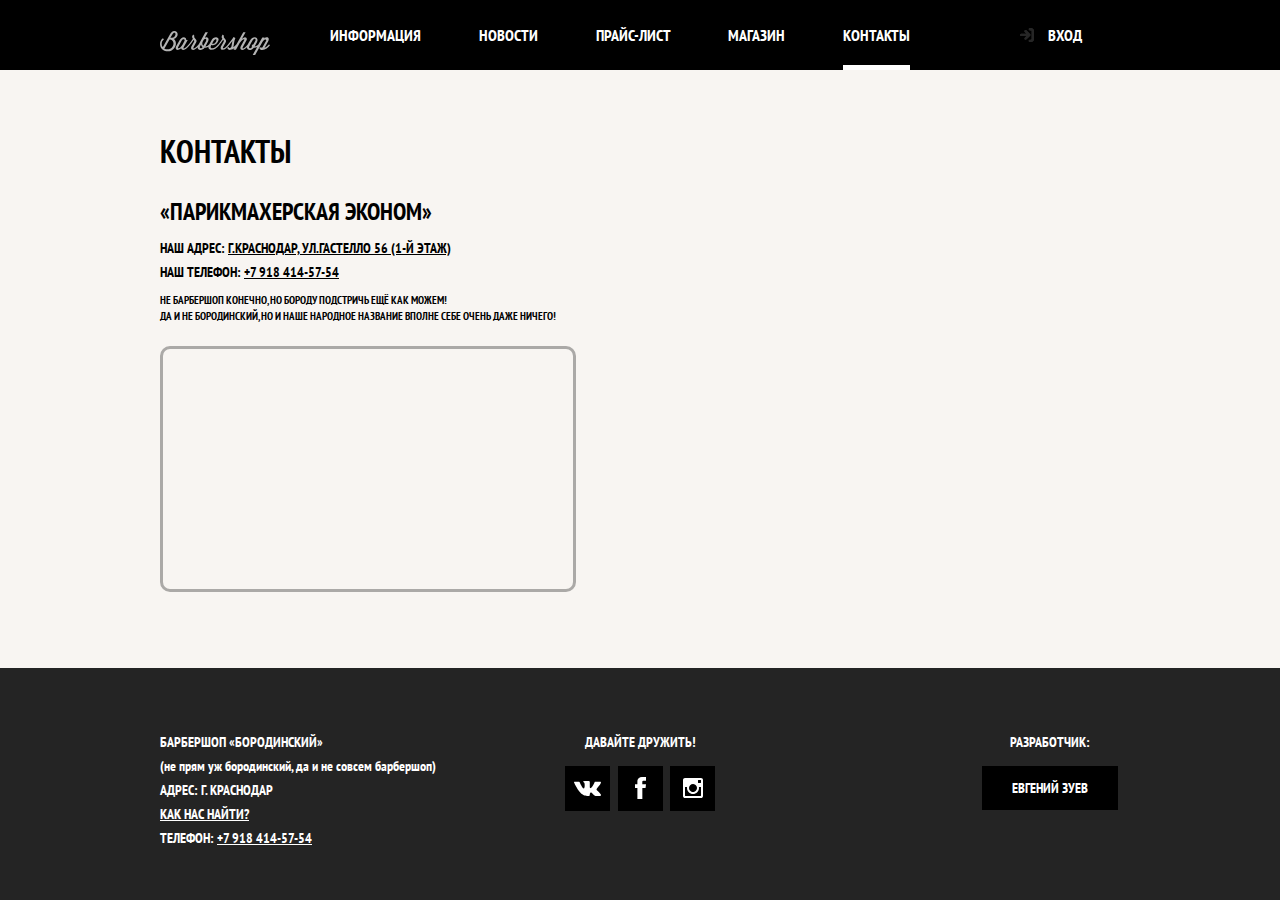
<file: contacts.html>
<!DOCTYPE html>
<html lang="ru">

<head>
  <meta charset="UTF-8">
  <meta http-equiv="X-UA-Compatible" content="IE=edge">
  <meta name="viewport" content="width=device-width, initial-scale=1.0">
  <title>Барбершоп - Контакты</title>
  <link rel="icon" href="favicon.ico">
  <link rel="icon" href="favicon/152.ico" type="image/svg+xml">
  <link rel="apple-touch-icon" href="favicon/180.png">
  <link rel="manifest" href="manifest.webmanifest">
  <link href="https://fonts.googleapis.com/css2?family=PT+Sans+Narrow:wght@400;700&display=swap" rel="stylesheet">
  <link rel="stylesheet" href="normalize.css">
  <link rel="stylesheet" href="style.min.css">
</head>

<body class="page-body inner-page">

  <!-- HEADER -->
  <header class="main-header">
    <nav class="main-nav">
      <div class="main-header-bar">
        <div class="container main-nav-wrapper">
          <a class="main-header-logo" href="index.html">
            <img src="img/logo.svg" width="110" height="25" alt="Логотип">
          </a>
          <ul class="site-nav">
            <li><a href="blank.html">Информация</a></li>
            <li><a href="news.html">Новости</a></li>
            <li><a href="price.html">Прайс-лист</a></li>
            <li><a href="catalog.html">Магазин</a></li>
            <li class="site-nav-current">
              <a href="contacts.html">Контакты</a>
            </li>
          </ul>
          <div class="user-nav"><a href="blank.html" target="_blank" class="login-link" type="button">Вход</a>
          </div>
        </div>
      </div>
    </nav>
  </header>

  <!-- MAIN -->
  <main class="page-blank container page-contacts">

    <h1 class="page-title">Контакты</h1>
    <h3>«Парикмахерская Эконом»</h3>
    <p>Наш адрес: <a class="page-contacts-a" href="#map">г.Краснодар, ул.Гастелло 56 (1-й этаж)</a><br>
      Наш телефон: 
      <a class="page-contacts-a" href="tel:+79184145754">+7 918 414-57-54</a>
      <br>
      <sub>Не барбершоп конечно, но бороду подстричь ещё как можем!</sub><br>
      <sup> Да и не Бородинский, но и наше народное название вполне себе очень даже ничего!</sup>
    </p>
    <iframe id="map" alt="Карта"
      src="https://www.google.com/maps/embed?pb=!1m14!1m8!1m3!1d1992.157910778672!2d38.97696140676096!3d45.07896423618903!3m2!1i1024!2i768!4f13.1!3m3!1m2!1s0x40f045c4db7d644d%3A0x3387a436a9ee9506!2z0J_QsNGA0LjQutC80LDRhdC10YDRgdC60LDRjyDQrdC60L7QvdC-0Lw!5e0!3m2!1sru!2sru!4v1652270856110!5m2!1sru!2sru"
      width="410" height="240" style="border: 3px solid #aba9a7; border-radius: 10px;" allowfullscreen="" loading="lazy"
      referrerpolicy="no-referrer-when-downgrade" title="Адрес супер-пупер-мега парикмахерской!"></iframe>

    <!-- <p><sup>Не барбершоп конечно, но бороду подстричь ещё как можем!</sup><br> 
        <sup>Не Бородинский, но и наше народное название вполне себе очень даже ничего!</sup></p> -->


  </main>

  <!-- FOOTER -->
  <footer class="main-footer">
    <div class="container">
      <section>
        <h2 class="visually-hidden">Как нас найти</h2>
        <p class="footer-contacts">
          Барбершоп «Бородинский»<br>
          <span style="text-transform: lowercase;">(Не прям уж Бородинский, да и не совсем Барбершоп)</span><br>
          Адрес: г. Краснодар<br>
          <a class="footer-address button-map button-map-footer" target="_blank" href="contacts.html">Как нас
            найти?</a><br>
          Телефон: <a class="footer-phone" href="tel:+79184145754">+7 918 414-57-54</a>
        </p>
      </section>
      <section class="footer-social">
        <h2>Давайте дружить!</h2>
        <ul class="social-list">
          <li>
            <a class="social-btn" href="blank.html"><span class="visually-hidden">Вконтакте</span>
              <svg aria-hidden="true" width="27" height="15" viewBox="0 0 27 15" fill="none"
                xmlns="http://www.w3.org/2000/svg">
                <path
                  d="M26.7852 13.4705L26.6932 13.3017C25.9568 12.1851 25.0533 11.181 24.0123 10.3226C23.6176 9.9675 23.2419 9.59296 22.8868 9.20048C22.7231 9.05323 22.6134 8.85804 22.5746 8.64469C22.5358 8.43134 22.57 8.21152 22.6719 8.01877C23.0199 7.38381 23.4385 6.78774 23.9202 6.24123L24.8309 5.07938C26.4476 2.994 27.1297 1.66994 26.8773 1.10722L26.7852 0.978128C26.6739 0.867803 26.5316 0.791806 26.376 0.75966C26.079 0.699976 25.7725 0.699976 25.4755 0.75966H21.4952C21.4056 0.730149 21.3085 0.730149 21.2189 0.75966H20.912C20.8515 0.795206 20.7992 0.842544 20.7585 0.898685C20.696 0.970665 20.6443 1.05091 20.605 1.13701C20.1842 2.19038 19.6849 3.2126 19.1111 4.19557C18.7632 4.75167 18.446 5.18861 18.1493 5.65534C17.9257 5.96934 17.6759 6.26494 17.4023 6.53914C17.2315 6.70835 17.0504 6.86752 16.86 7.0158C16.7066 7.13496 16.5838 7.18462 16.5019 7.16476L16.2666 7.1151C16.1331 7.03045 16.0239 6.91427 15.9494 6.77747C15.8582 6.61478 15.8025 6.43564 15.7857 6.25116V1.61367C15.8061 1.40893 15.8061 1.20274 15.7857 0.997989C15.7535 0.847961 15.7055 0.701545 15.6424 0.561052C15.5844 0.422894 15.4845 0.305132 15.3559 0.223419C15.1953 0.139995 15.0229 0.0797784 14.8443 0.0446722C14.2182 -0.0148907 13.5877 -0.0148907 12.9616 0.0446722C11.8363 -0.0569479 10.7013 0.0474765 9.61568 0.352514C9.41282 0.453501 9.23211 0.591779 9.0836 0.75966C8.90966 0.958267 8.88919 1.0675 9.01198 1.08736C9.24707 1.09824 9.47735 1.15586 9.68856 1.25664C9.89977 1.35742 10.0874 1.49922 10.2398 1.67325L10.3217 1.83214C10.4142 2.0359 10.4828 2.24908 10.5263 2.46769C10.5874 2.79606 10.6284 3.12765 10.6491 3.46072C10.69 4.02606 10.69 4.59348 10.6491 5.15882C10.6491 5.63548 10.557 6.0029 10.5161 6.26109C10.4665 6.50044 10.3729 6.72917 10.2398 6.93636C10.1955 7.04382 10.1407 7.14691 10.0761 7.2442L10.0045 7.31371C9.88305 7.35674 9.75516 7.38022 9.62591 7.38322C9.47205 7.34127 9.33138 7.26278 9.21662 7.15483C9.00308 7.00048 8.80751 6.824 8.63339 6.62852C8.38531 6.33712 8.15959 6.02845 7.95807 5.70499C7.66977 5.24549 7.40678 4.77147 7.17019 4.28495L6.93485 3.89766L6.35162 2.78546C6.11379 2.32023 5.90202 1.84287 5.71722 1.35548C5.6538 1.17952 5.53586 1.0269 5.37956 0.918546H5.30794C5.25443 0.857553 5.19244 0.804079 5.12376 0.75966C5.00502 0.71593 4.88138 0.685932 4.7554 0.670286L0.91834 0.700077C0.77256 0.688365 0.625887 0.707123 0.48821 0.755088C0.350534 0.803052 0.225054 0.879109 0.120232 0.978128H0.0076781C-0.00255937 1.05061 -0.00255937 1.12411 0.0076781 1.1966C0.0191868 1.32189 0.046683 1.44531 0.0895354 1.56402C0.655715 2.88807 1.26964 4.12937 1.93132 5.28791C2.58618 6.46963 3.15918 7.42295 3.64009 8.14786C4.12101 8.87278 4.66331 9.55798 5.15445 10.2035C5.6456 10.8489 6.03442 11.266 6.17767 11.4448L6.55626 11.8519L6.90415 12.1895C7.22683 12.4698 7.56868 12.7286 7.92737 12.9641C8.39965 13.2994 8.89163 13.6078 9.4008 13.8876C9.98161 14.1995 10.6003 14.4397 11.2426 14.6026C11.9109 14.8057 12.6094 14.8997 13.3095 14.8807H14.9262C15.2054 14.8784 15.4729 14.7717 15.6731 14.5828V14.5132C15.7177 14.4349 15.752 14.3515 15.7754 14.265C15.7856 14.1427 15.7856 14.0198 15.7754 13.8976C15.765 13.5444 15.7959 13.1913 15.8675 12.8449C15.9086 12.5997 15.9879 12.3619 16.1029 12.1399C16.1803 11.9906 16.2803 11.8533 16.3996 11.7327L16.6349 11.5341H16.7475C16.888 11.5053 17.0336 11.5092 17.1723 11.5455C17.311 11.5817 17.4389 11.6493 17.5456 11.7427C17.8627 11.971 18.1481 12.238 18.3949 12.5371C18.6609 12.8449 18.9883 13.2024 19.3567 13.5798C19.6657 13.9047 20.0086 14.1975 20.3799 14.4537L20.6664 14.6125C20.8944 14.7417 21.1385 14.8419 21.3929 14.9105C21.6417 14.9979 21.9095 15.0218 22.1705 14.98L25.803 14.8807C26.0866 14.8985 26.3699 14.8401 26.6215 14.7118C26.7017 14.6761 26.7738 14.6252 26.8335 14.5621C26.8933 14.499 26.9395 14.425 26.9694 14.3444C27.0102 14.1947 27.0102 14.0373 26.9694 13.8876C26.951 13.7615 26.9166 13.6381 26.8671 13.5202L26.7852 13.4705Z"
                  fill="white" />
              </svg>
            </a>
          </li>
          <li>
            <a class="social-btn" href="blank.html"><span class="visually-hidden">Facebook</span>
              <svg aria-hidden="true" width="11" height="23" viewBox="0 0 11 23" fill="none"
                xmlns="http://www.w3.org/2000/svg">
                <path
                  d="M3.62378 1.13123C4.59355 0.376244 5.82388 -0.0252255 7.08674 0.00122876H11V3.86123H8.46979C8.19886 3.85027 7.93242 3.92836 7.7169 4.08187C7.50138 4.23537 7.35045 4.45457 7.29045 4.70123V7.28123H11C10.9142 8.52123 10.7212 9.76123 10.5604 11.0012H7.34405V22.0012H2.40156V11.0012H0V7.30123H2.38012V3.71123C2.43182 2.7359 2.87591 1.81461 3.62378 1.13123Z"
                  fill="white" />
              </svg>
            </a>
          </li>
          <li>
            <a class="social-btn" href="blank.html"><span class="visually-hidden">Instagram</span>
              <svg aria-hidden="true" width="20" height="20" viewBox="0 0 20 20" fill="none"
                xmlns="http://www.w3.org/2000/svg">
                <path
                  d="M18 0H2C1.46957 0 0.960859 0.210714 0.585786 0.585786C0.210714 0.960859 0 1.46957 0 2L0 18C0 18.5304 0.210714 19.0391 0.585786 19.4142C0.960859 19.7893 1.46957 20 2 20H18C18.5304 20 19.0391 19.7893 19.4142 19.4142C19.7893 19.0391 20 18.5304 20 18V2C20 1.46957 19.7893 0.960859 19.4142 0.585786C19.0391 0.210714 18.5304 0 18 0V0ZM10 6C10.7911 6 11.5645 6.2346 12.2223 6.67412C12.8801 7.11365 13.3928 7.73836 13.6955 8.46927C13.9983 9.20017 14.0775 10.0044 13.9231 10.7804C13.7688 11.5563 13.3878 12.269 12.8284 12.8284C12.269 13.3878 11.5563 13.7688 10.7804 13.9231C10.0044 14.0775 9.20017 13.9983 8.46927 13.6955C7.73836 13.3928 7.11365 12.8801 6.67412 12.2223C6.2346 11.5645 6 10.7911 6 10C6 8.93913 6.42143 7.92172 7.17157 7.17157C7.92172 6.42143 8.93913 6 10 6ZM2.5 18C2.43825 18.0041 2.37631 17.9959 2.31772 17.976C2.25914 17.956 2.20507 17.9247 2.15861 17.8839C2.11215 17.843 2.07423 17.7933 2.04701 17.7377C2.01979 17.6822 2.00382 17.6218 2 17.56V9H4.1C4.01687 9.32646 3.98316 9.66354 4 10C4 11.5913 4.63214 13.1174 5.75736 14.2426C6.88258 15.3679 8.4087 16 10 16C11.5913 16 13.1174 15.3679 14.2426 14.2426C15.3679 13.1174 16 11.5913 16 10C16.0168 9.66354 15.9831 9.32646 15.9 9H18V17.5C18.0041 17.5617 17.9959 17.6237 17.976 17.6823C17.956 17.7409 17.9247 17.7949 17.8839 17.8414C17.843 17.8878 17.7933 17.9258 17.7377 17.953C17.6822 17.9802 17.6218 17.9962 17.56 18H2.5ZM18 4.5C18.0041 4.56175 17.9959 4.62369 17.976 4.68228C17.956 4.74086 17.9247 4.79493 17.8839 4.84139C17.843 4.88785 17.7933 4.92577 17.7377 4.95299C17.6822 4.98021 17.6218 4.99618 17.56 5H15.5C15.4383 5.00407 15.3763 4.9959 15.3177 4.97597C15.2591 4.95604 15.2051 4.92473 15.1586 4.88385C15.1122 4.84297 15.0742 4.79332 15.047 4.73774C15.0198 4.68217 15.0038 4.62176 15 4.56V2.5C14.9959 2.43825 15.0041 2.37631 15.024 2.31772C15.044 2.25914 15.0753 2.20507 15.1161 2.15861C15.157 2.11215 15.2067 2.07423 15.2623 2.04701C15.3178 2.01979 15.3782 2.00382 15.44 2H17.5C17.5617 1.99593 17.6237 2.0041 17.6823 2.02403C17.7409 2.04396 17.7949 2.07527 17.8414 2.11615C17.8878 2.15703 17.9258 2.20668 17.953 2.26226C17.9802 2.31783 17.9962 2.37824 18 2.44V4.5Z"
                  fill="white" />
              </svg>
            </a>
          </li>
        </ul>
      </section>
      <p class="footer-copyright">
        Разработчик:
        <a class="button btn-copyright" href="https://eugene-gif.github.io/MyCoolSite/" target="_blank">Евгений Зуев</a>
      </p>
    </div>
  </footer>



  <!-- POPUPS -->

  <section class="modal modal-login visually-hidden">
    <h2>Личный кабинет</h2>
    <p class="modal-description">Введите свой логин и пароль</p>
    <form class="login-form" action="https://echo.htmlacademy.ru" method="post">
      <p>
        <label for="email" aria-label="Логин"></label>
        <input class="login-icon-user" type="email" id="email" name="login" placeholder="borodaSayMeDa@mail.ru">
      </p>

      <p>
        <label for="password" aria-label="Пароль"></label>
        <input class="login-icon-password" type="password" id="password" name="password" placeholder="••••••••">
      </p>

      <p class="login-help">
        <label class="login-checkbox">
          <input class="login-help-input visually-hidden" type="checkbox" name="remember">
          <span class="checkbox-indicator"></span>
          Запомнить меня
        </label>

        <a class="login-restore" href="#">Я забыл пароль</a>
      </p>
      <button class="button" type="submit">Войти</button>
    </form>
    <button class="modal-close close-login" type="button" aria-label="Закрыть"></button>
  </section>

  <!-- MAPS -->
  <section class="modal modal-map visually-hidden">
    <h2 class="visually-hidden">Как до нас добраться</h2>
    <iframe
      src="https://www.google.com/maps/embed?pb=!1m14!1m8!1m3!1d1992.157910778672!2d38.97696140676096!3d45.07896423618903!3m2!1i1024!2i768!4f13.1!3m3!1m2!1s0x40f045c4db7d644d%3A0x3387a436a9ee9506!2z0J_QsNGA0LjQutC80LDRhdC10YDRgdC60LDRjyDQrdC60L7QvdC-0Lw!5e0!3m2!1sru!2sru!4v1652270856110!5m2!1sru!2sru"
      width="810" height="570" style="border:0;" allowfullscreen="" loading="lazy"
      referrerpolicy="no-referrer-when-downgrade" title="Адрес супер-пупер-мега парикмахерской!"></iframe>
    <button class="modal-close close-map" type="button" aria-label="Закрыть"></button>
  </section>
  <script src="script.min.js"></script>

</body>

</html>
</file>
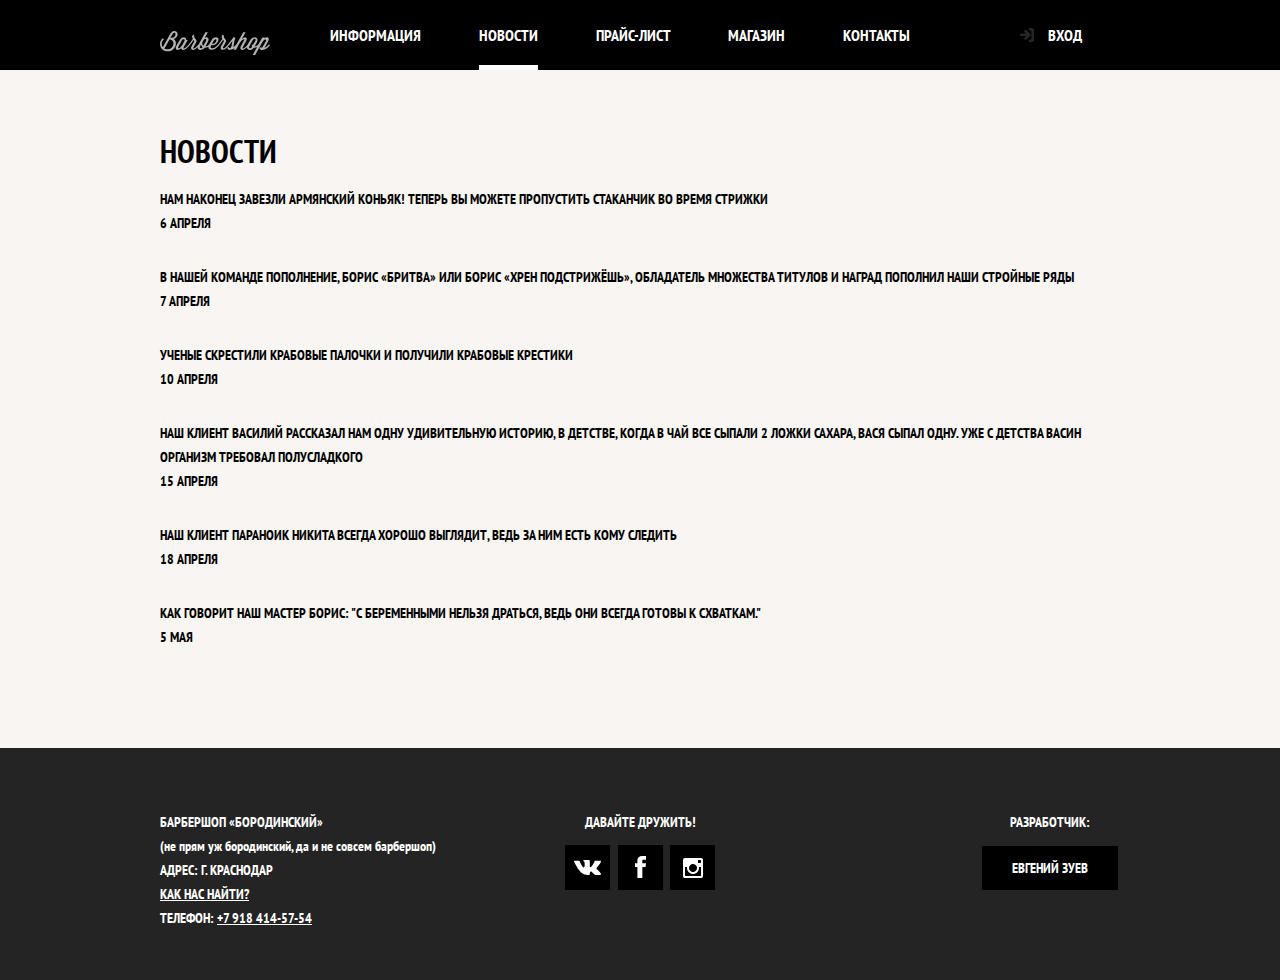
<file: news.html>
<!DOCTYPE html>
<html lang="ru">

<head>
  <meta charset="UTF-8">
  <meta http-equiv="X-UA-Compatible" content="IE=edge">
  <meta name="viewport" content="width=device-width, initial-scale=1.0">
  <title>Барбершоп - Новости</title>
  <link rel="icon" href="favicon.ico">
  <link rel="icon" href="favicon/152.ico" type="image/svg+xml">
  <link rel="apple-touch-icon" href="favicon/180.png">
  <link rel="manifest" href="manifest.webmanifest">
  <link href="https://fonts.googleapis.com/css2?family=PT+Sans+Narrow:wght@400;700&display=swap" rel="stylesheet">
  <link rel="stylesheet" href="normalize.css">
  <link rel="stylesheet" href="style.min.css">
</head>

<body class="page-body inner-page">

  <!-- HEADER -->
  <header class="main-header">
    <nav class="main-nav">
      <div class="main-header-bar">
        <div class="container main-nav-wrapper">
          <a class="main-header-logo" href="index.html">
            <img src="img/logo.svg" width="110" height="25" alt="Логотип">
          </a>
          <ul class="site-nav">
            <li><a href="blank.html">Информация</a></li>
            <li class="site-nav-current"><a href="news.html">Новости</a></li>
            <li><a href="price.html">Прайс-лист</a></li>
            <li><a href="catalog.html">Магазин</a></li>
            <li><a href="contacts.html">Контакты</a></li>
          </ul>
          <div class="user-nav"><a href="blank.html" target="_blank" class="login-link" type="button">Вход</a>
          </div>
        </div>
      </div>
    </nav>
  </header>

  <!-- MAIN -->
  <main class="page-blank container page-news">

    <h1 class="page-title">Новости</h1>
    <ul class="news-list">
      <li class="news-item">
        <p>Нам наконец завезли Армянский коньяк! Теперь вы можете пропустить стаканчик во время стрижки</p>
        <time datetime="2022-04-06">6 апреля</time>
      </li>
      <li class="news-item">
        <p>В нашей команде пополнение, Борис «Бритва» или Борис «хрен подстрижёшь», обладатель множества титулов и наград пополнил наши
          стройные ряды</p>
        <time datetime="2022-04-07">7 апреля</time>
      </li>
      <li class="news-item">
        <p>Ученые скрестили крабовые палочки и получили крабовые крестики</p>
        <time datetime="2022-04-10">10 апреля</time>
      </li>
      <li class="news-item">
        <p>Наш клиент Василий рассказал нам одну удивительную историю, в детстве, когда в чай все сыпали 2 ложки сахара, Вася сыпал одну. Уже с детства Васин организм требовал полусладкого</p>
        <time datetime="2022-04-15">15 апреля</time>
      </li>
      <li class="news-item">
        <p>Наш клиент параноик Никита всегда хорошо выглядит, ведь за ним есть кому следить</p>
        <time datetime="2022-04-18">18 апреля</time>
      </li>
      <li class="news-item">
        <p>Как говорит наш мастер Борис: "С беременными нельзя драться, ведь они всегда готовы к схваткам."</p>
        <time datetime="2022-04-18">5 мая</time>
      </li>
    </ul>
    <!-- Test: <a href="index1.html" target="_blank">index1.html</a> -->

  </main>

  <!-- FOOTER -->
  <footer class="main-footer">
    <div class="container">
      <section>
        <h2 class="visually-hidden">Как нас найти</h2>
        <p class="footer-contacts">
          Барбершоп «Бородинский»<br>
          <span style="text-transform: lowercase;">(Не прям уж Бородинский, да и не совсем Барбершоп)</span><br>
          Адрес: г. Краснодар<br>
          <a class="footer-address button-map button-map-footer" target="_blank" href="contacts.html">Как нас
            найти?</a><br>
          Телефон: <a class="footer-phone" href="tel:+79184145754">+7 918 414-57-54</a>
        </p>
      </section>
      <section class="footer-social">
        <h2>Давайте дружить!</h2>
        <ul class="social-list">
          <li>
            <a class="social-btn" href="blank.html"><span class="visually-hidden">Вконтакте</span>
              <svg aria-hidden="true" width="27" height="15" viewBox="0 0 27 15" fill="none"
                xmlns="http://www.w3.org/2000/svg">
                <path
                  d="M26.7852 13.4705L26.6932 13.3017C25.9568 12.1851 25.0533 11.181 24.0123 10.3226C23.6176 9.9675 23.2419 9.59296 22.8868 9.20048C22.7231 9.05323 22.6134 8.85804 22.5746 8.64469C22.5358 8.43134 22.57 8.21152 22.6719 8.01877C23.0199 7.38381 23.4385 6.78774 23.9202 6.24123L24.8309 5.07938C26.4476 2.994 27.1297 1.66994 26.8773 1.10722L26.7852 0.978128C26.6739 0.867803 26.5316 0.791806 26.376 0.75966C26.079 0.699976 25.7725 0.699976 25.4755 0.75966H21.4952C21.4056 0.730149 21.3085 0.730149 21.2189 0.75966H20.912C20.8515 0.795206 20.7992 0.842544 20.7585 0.898685C20.696 0.970665 20.6443 1.05091 20.605 1.13701C20.1842 2.19038 19.6849 3.2126 19.1111 4.19557C18.7632 4.75167 18.446 5.18861 18.1493 5.65534C17.9257 5.96934 17.6759 6.26494 17.4023 6.53914C17.2315 6.70835 17.0504 6.86752 16.86 7.0158C16.7066 7.13496 16.5838 7.18462 16.5019 7.16476L16.2666 7.1151C16.1331 7.03045 16.0239 6.91427 15.9494 6.77747C15.8582 6.61478 15.8025 6.43564 15.7857 6.25116V1.61367C15.8061 1.40893 15.8061 1.20274 15.7857 0.997989C15.7535 0.847961 15.7055 0.701545 15.6424 0.561052C15.5844 0.422894 15.4845 0.305132 15.3559 0.223419C15.1953 0.139995 15.0229 0.0797784 14.8443 0.0446722C14.2182 -0.0148907 13.5877 -0.0148907 12.9616 0.0446722C11.8363 -0.0569479 10.7013 0.0474765 9.61568 0.352514C9.41282 0.453501 9.23211 0.591779 9.0836 0.75966C8.90966 0.958267 8.88919 1.0675 9.01198 1.08736C9.24707 1.09824 9.47735 1.15586 9.68856 1.25664C9.89977 1.35742 10.0874 1.49922 10.2398 1.67325L10.3217 1.83214C10.4142 2.0359 10.4828 2.24908 10.5263 2.46769C10.5874 2.79606 10.6284 3.12765 10.6491 3.46072C10.69 4.02606 10.69 4.59348 10.6491 5.15882C10.6491 5.63548 10.557 6.0029 10.5161 6.26109C10.4665 6.50044 10.3729 6.72917 10.2398 6.93636C10.1955 7.04382 10.1407 7.14691 10.0761 7.2442L10.0045 7.31371C9.88305 7.35674 9.75516 7.38022 9.62591 7.38322C9.47205 7.34127 9.33138 7.26278 9.21662 7.15483C9.00308 7.00048 8.80751 6.824 8.63339 6.62852C8.38531 6.33712 8.15959 6.02845 7.95807 5.70499C7.66977 5.24549 7.40678 4.77147 7.17019 4.28495L6.93485 3.89766L6.35162 2.78546C6.11379 2.32023 5.90202 1.84287 5.71722 1.35548C5.6538 1.17952 5.53586 1.0269 5.37956 0.918546H5.30794C5.25443 0.857553 5.19244 0.804079 5.12376 0.75966C5.00502 0.71593 4.88138 0.685932 4.7554 0.670286L0.91834 0.700077C0.77256 0.688365 0.625887 0.707123 0.48821 0.755088C0.350534 0.803052 0.225054 0.879109 0.120232 0.978128H0.0076781C-0.00255937 1.05061 -0.00255937 1.12411 0.0076781 1.1966C0.0191868 1.32189 0.046683 1.44531 0.0895354 1.56402C0.655715 2.88807 1.26964 4.12937 1.93132 5.28791C2.58618 6.46963 3.15918 7.42295 3.64009 8.14786C4.12101 8.87278 4.66331 9.55798 5.15445 10.2035C5.6456 10.8489 6.03442 11.266 6.17767 11.4448L6.55626 11.8519L6.90415 12.1895C7.22683 12.4698 7.56868 12.7286 7.92737 12.9641C8.39965 13.2994 8.89163 13.6078 9.4008 13.8876C9.98161 14.1995 10.6003 14.4397 11.2426 14.6026C11.9109 14.8057 12.6094 14.8997 13.3095 14.8807H14.9262C15.2054 14.8784 15.4729 14.7717 15.6731 14.5828V14.5132C15.7177 14.4349 15.752 14.3515 15.7754 14.265C15.7856 14.1427 15.7856 14.0198 15.7754 13.8976C15.765 13.5444 15.7959 13.1913 15.8675 12.8449C15.9086 12.5997 15.9879 12.3619 16.1029 12.1399C16.1803 11.9906 16.2803 11.8533 16.3996 11.7327L16.6349 11.5341H16.7475C16.888 11.5053 17.0336 11.5092 17.1723 11.5455C17.311 11.5817 17.4389 11.6493 17.5456 11.7427C17.8627 11.971 18.1481 12.238 18.3949 12.5371C18.6609 12.8449 18.9883 13.2024 19.3567 13.5798C19.6657 13.9047 20.0086 14.1975 20.3799 14.4537L20.6664 14.6125C20.8944 14.7417 21.1385 14.8419 21.3929 14.9105C21.6417 14.9979 21.9095 15.0218 22.1705 14.98L25.803 14.8807C26.0866 14.8985 26.3699 14.8401 26.6215 14.7118C26.7017 14.6761 26.7738 14.6252 26.8335 14.5621C26.8933 14.499 26.9395 14.425 26.9694 14.3444C27.0102 14.1947 27.0102 14.0373 26.9694 13.8876C26.951 13.7615 26.9166 13.6381 26.8671 13.5202L26.7852 13.4705Z"
                  fill="white" />
              </svg>
            </a>
          </li>
          <li>
            <a class="social-btn" href="blank.html"><span class="visually-hidden">Facebook</span>
              <svg aria-hidden="true" width="11" height="23" viewBox="0 0 11 23" fill="none"
                xmlns="http://www.w3.org/2000/svg">
                <path
                  d="M3.62378 1.13123C4.59355 0.376244 5.82388 -0.0252255 7.08674 0.00122876H11V3.86123H8.46979C8.19886 3.85027 7.93242 3.92836 7.7169 4.08187C7.50138 4.23537 7.35045 4.45457 7.29045 4.70123V7.28123H11C10.9142 8.52123 10.7212 9.76123 10.5604 11.0012H7.34405V22.0012H2.40156V11.0012H0V7.30123H2.38012V3.71123C2.43182 2.7359 2.87591 1.81461 3.62378 1.13123Z"
                  fill="white" />
              </svg>
            </a>
          </li>
          <li>
            <a class="social-btn" href="blank.html"><span class="visually-hidden">Instagram</span>
              <svg aria-hidden="true" width="20" height="20" viewBox="0 0 20 20" fill="none"
                xmlns="http://www.w3.org/2000/svg">
                <path
                  d="M18 0H2C1.46957 0 0.960859 0.210714 0.585786 0.585786C0.210714 0.960859 0 1.46957 0 2L0 18C0 18.5304 0.210714 19.0391 0.585786 19.4142C0.960859 19.7893 1.46957 20 2 20H18C18.5304 20 19.0391 19.7893 19.4142 19.4142C19.7893 19.0391 20 18.5304 20 18V2C20 1.46957 19.7893 0.960859 19.4142 0.585786C19.0391 0.210714 18.5304 0 18 0V0ZM10 6C10.7911 6 11.5645 6.2346 12.2223 6.67412C12.8801 7.11365 13.3928 7.73836 13.6955 8.46927C13.9983 9.20017 14.0775 10.0044 13.9231 10.7804C13.7688 11.5563 13.3878 12.269 12.8284 12.8284C12.269 13.3878 11.5563 13.7688 10.7804 13.9231C10.0044 14.0775 9.20017 13.9983 8.46927 13.6955C7.73836 13.3928 7.11365 12.8801 6.67412 12.2223C6.2346 11.5645 6 10.7911 6 10C6 8.93913 6.42143 7.92172 7.17157 7.17157C7.92172 6.42143 8.93913 6 10 6ZM2.5 18C2.43825 18.0041 2.37631 17.9959 2.31772 17.976C2.25914 17.956 2.20507 17.9247 2.15861 17.8839C2.11215 17.843 2.07423 17.7933 2.04701 17.7377C2.01979 17.6822 2.00382 17.6218 2 17.56V9H4.1C4.01687 9.32646 3.98316 9.66354 4 10C4 11.5913 4.63214 13.1174 5.75736 14.2426C6.88258 15.3679 8.4087 16 10 16C11.5913 16 13.1174 15.3679 14.2426 14.2426C15.3679 13.1174 16 11.5913 16 10C16.0168 9.66354 15.9831 9.32646 15.9 9H18V17.5C18.0041 17.5617 17.9959 17.6237 17.976 17.6823C17.956 17.7409 17.9247 17.7949 17.8839 17.8414C17.843 17.8878 17.7933 17.9258 17.7377 17.953C17.6822 17.9802 17.6218 17.9962 17.56 18H2.5ZM18 4.5C18.0041 4.56175 17.9959 4.62369 17.976 4.68228C17.956 4.74086 17.9247 4.79493 17.8839 4.84139C17.843 4.88785 17.7933 4.92577 17.7377 4.95299C17.6822 4.98021 17.6218 4.99618 17.56 5H15.5C15.4383 5.00407 15.3763 4.9959 15.3177 4.97597C15.2591 4.95604 15.2051 4.92473 15.1586 4.88385C15.1122 4.84297 15.0742 4.79332 15.047 4.73774C15.0198 4.68217 15.0038 4.62176 15 4.56V2.5C14.9959 2.43825 15.0041 2.37631 15.024 2.31772C15.044 2.25914 15.0753 2.20507 15.1161 2.15861C15.157 2.11215 15.2067 2.07423 15.2623 2.04701C15.3178 2.01979 15.3782 2.00382 15.44 2H17.5C17.5617 1.99593 17.6237 2.0041 17.6823 2.02403C17.7409 2.04396 17.7949 2.07527 17.8414 2.11615C17.8878 2.15703 17.9258 2.20668 17.953 2.26226C17.9802 2.31783 17.9962 2.37824 18 2.44V4.5Z"
                  fill="white" />
              </svg>
            </a>
          </li>
        </ul>
      </section>
      <p class="footer-copyright">
        Разработчик:
        <a class="button btn-copyright" href="https://eugene-gif.github.io/MyCoolSite/" target="_blank">Евгений Зуев</a>
      </p>
    </div>
  </footer>



  <!-- POPUPS -->

  <section class="modal modal-login visually-hidden">
    <h2>Личный кабинет</h2>
    <p class="modal-description">Введите свой логин и пароль</p>
    <form class="login-form" action="https://echo.htmlacademy.ru" method="post">
      <p>
        <label for="email" aria-label="Логин"></label>
        <input class="login-icon-user" type="email" id="email" name="login" placeholder="borodaSayMeDa@mail.ru">
      </p>

      <p>
        <label for="password" aria-label="Пароль"></label>
        <input class="login-icon-password" type="password" id="password" name="password" placeholder="••••••••">
      </p>

      <p class="login-help">
        <label class="login-checkbox">
          <input class="login-help-input visually-hidden" type="checkbox" name="remember">
          <span class="checkbox-indicator"></span>
          Запомнить меня
        </label>

        <a class="login-restore" href="#">Я забыл пароль</a>
      </p>
      <button class="button" type="submit">Войти</button>
    </form>
    <button class="modal-close close-login" type="button" aria-label="Закрыть"></button>
  </section>

  <!-- MAPS -->
  <section class="modal modal-map visually-hidden">
    <h2 class="visually-hidden">Как до нас добраться</h2>
    <iframe
      src="https://www.google.com/maps/embed?pb=!1m14!1m8!1m3!1d1992.157910778672!2d38.97696140676096!3d45.07896423618903!3m2!1i1024!2i768!4f13.1!3m3!1m2!1s0x40f045c4db7d644d%3A0x3387a436a9ee9506!2z0J_QsNGA0LjQutC80LDRhdC10YDRgdC60LDRjyDQrdC60L7QvdC-0Lw!5e0!3m2!1sru!2sru!4v1652270856110!5m2!1sru!2sru"
      width="810" height="570" style="border:0;" allowfullscreen="" loading="lazy"
      referrerpolicy="no-referrer-when-downgrade" title="Адрес супер-пупер-мега парикмахерской!"></iframe>
    <button class="modal-close close-map" type="button" aria-label="Закрыть"></button>
  </section>
  <script src="script.min.js"></script>
  
</body>

</html>
</file>
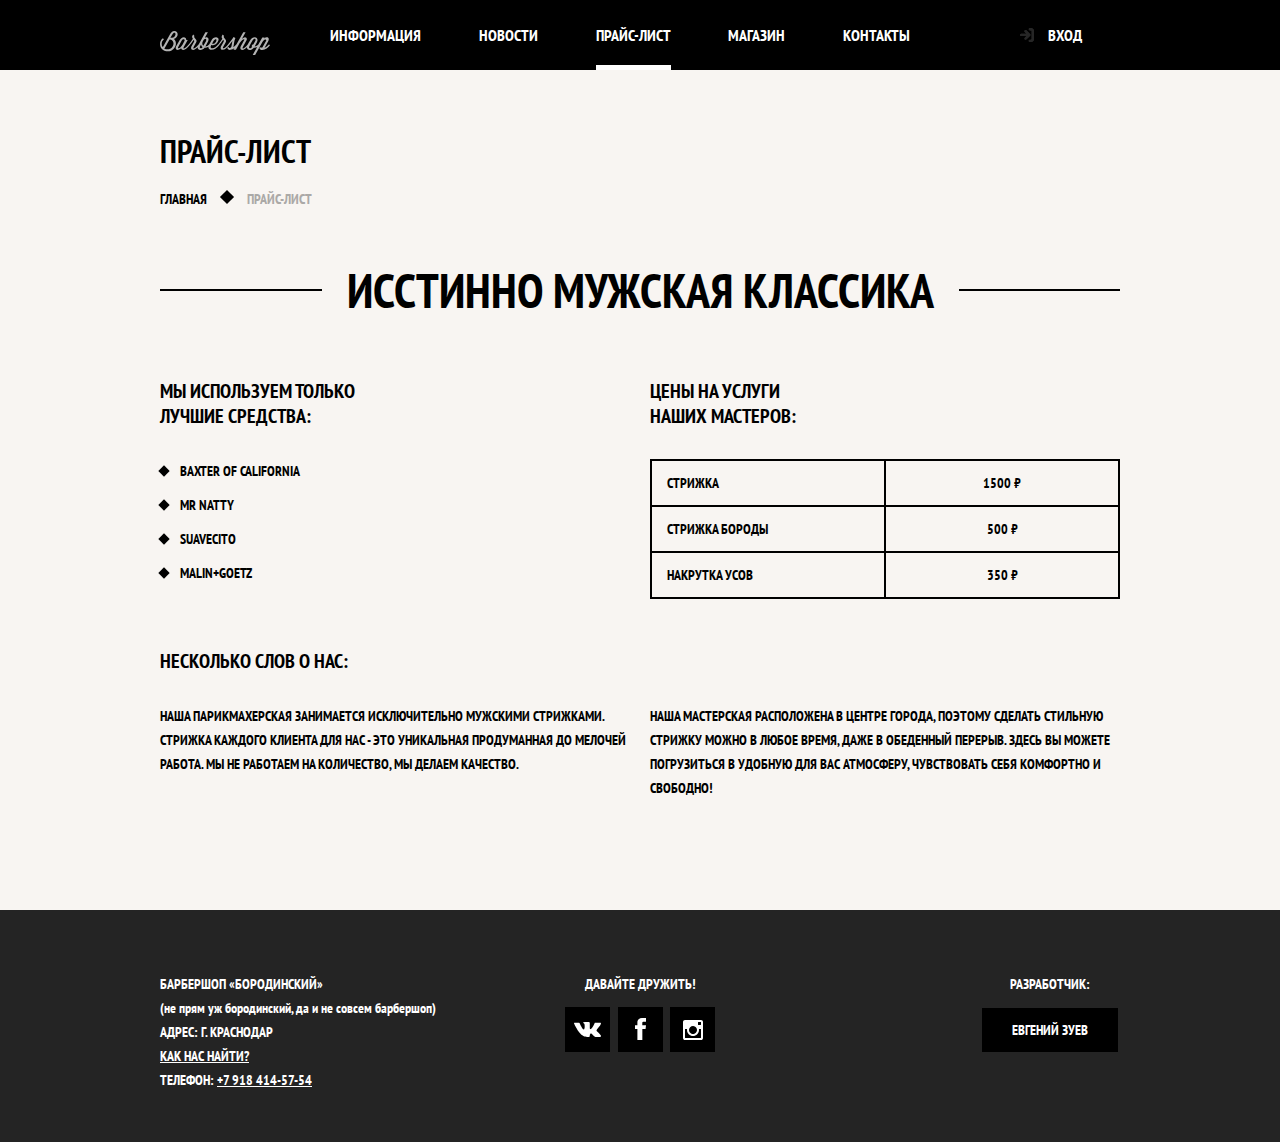
<file: price.html>
<!DOCTYPE html>
<html lang="ru">

<head>
  <meta charset="UTF-8">
  <meta http-equiv="X-UA-Compatible" content="IE=edge">
  <meta name="viewport" content="width=device-width, initial-scale=1.0">
  <title>Барбершоп - Прайс-лист</title>
  <link rel="icon" href="favicon.ico">
  <link rel="icon" href="favicon/152.ico" type="image/svg+xml">
  <link rel="apple-touch-icon" href="favicon/180.png">
  <link rel="manifest" href="manifest.webmanifest">
  <link href="https://fonts.googleapis.com/css2?family=PT+Sans+Narrow:wght@400;700&display=swap" rel="stylesheet">
  <link rel="stylesheet" href="normalize.css">
  <link rel="stylesheet" href="style.min.css">
  <link rel="stylesheet" href="range-filter.min.css">
</head>

<body class="page-body inner-page">

  <!-- HEADER -->
  <header class="main-header">
    <nav class="main-nav">
      <div class="main-header-bar">
        <div class="container main-nav-wrapper">
          <a class="main-header-logo" href="index.html">
            <img src="img/logo.svg" width="110" height="25" alt="Логотип">
          </a>
          <ul class="site-nav">
            <li><a href="blank.html">Информация</a></li>
            <li><a href="news.html">Новости</a></li>
            <li class="site-nav-current"><a href="price.html">Прайс-лист</a></li>
            <li><a href="catalog.html">Магазин</a></li>
            <li><a href="contacts.html">Контакты</a></li>
          </ul>
          <div class="user-nav"><a class="login-link" href="blank.html">Вход</a>
          </div>
        </div>
      </div>
    </nav>
  </header>

  <!-- MAIN -->
  <main class="page-price container">

    <h1 class="page-title">Прайс-лист</h1>
    <ul class="breadcrumbs">
      <li><a href="index.html">Главная</a></li>
      <li class="breadcrumbs-current">Прайс-лист</li>
    </ul>

    <section class="inner-content">
      <h2 class="big-heading">Исстинно мужская классика
      </h2>
      <div class="inner-columns">
        <div class="column-left">
          <h3>Мы используем только<br> лучшие средства:</h3>
          <ul class="inner-content-list-1">
            <li>Baxter of California</li>
            <li>Mr Natty</li>
            <li>Suavecito</li>
            <li>Malin+Goetz</li>
          </ul>
        </div>
        <div class="column-right">
          <h3>Цены на услуги <br> наших мастеров:</h3>
          <table class="inner-content-table">
            <tr>
              <td>Стрижка</td>
              <td>1500 ₽</td>
            </tr>
            <tr>
              <td>Стрижка бороды</td>
              <td>500 ₽</td>
            </tr>
            <tr>
              <td>Накрутка усов</td>
              <td>350 ₽</td>
            </tr>
          </table>
        </div>
      </div>

      <div class="inner-columns">
        <h3>Несколько слов о нас:</h3>
        <div class="column-left">

          <p>
            Наша парикмахерская занимается исключительно мужскими стрижками. Стрижка каждого клиента для нас - это
            уникальная продуманная до мелочей работа. Мы не работаем на количество, мы делаем качество.
          </p>
        </div>
        <div class="column-right">
          <p>Наша мастерская расположена в центре города, поэтому сделать стильную стрижку можно в любое время, даже в
            обеденный перерыв. Здесь вы можете погрузиться в удобную для вас атмосферу, чувствовать себя комфортно и
            свободно!</p>
        </div>
      </div>
    </section>


    <!-- <form method="get" action="https://echo.htmlacademy.ru">
      <fieldset class="filter-item">
          <legend>Стоимость:</legend>
          <div class="range-filter">
            <div class="range-controls">
              <div class="scale">
                <div class="bar" style="width: 30%; margin-left: 20%;"></div>
              </div>
              <div class="toggle toggle-min" tabindex="0" style="left: 20%;"></div>
              <div class="toggle toggle-max" tabindex="0" style="left: 50%;"></div>
            </div>
            <div class="price-controls">
              <label class="min-price">
                от <input type="number" name="min-price" value="0">
              </label>
              <label class="max-price">
                до <input type="number" name="max-price" value="15000">
              </label>
            </div>
          </div>
      </fieldset> 
    </form>  -->

  </main>

  <!-- FOOTER -->
  <footer class="main-footer">
    <div class="container">
      <section>
        <h2 class="visually-hidden">Как нас найти</h2>
        <p class="footer-contacts">
          Барбершоп «Бородинский»<br>
          <span style="text-transform: lowercase;">(Не прям уж Бородинский, да и не совсем Барбершоп)</span><br>
          Адрес: г. Краснодар<br>
          <a class="footer-address button-map button-map-footer" target="_blank" href="contacts.html">Как нас
            найти?</a><br>
          Телефон: <a class="footer-phone" href="tel:+79184145754">+7 918 414-57-54</a>
        </p>
      </section>
      <section class="footer-social">
        <h2>Давайте дружить!</h2>
        <ul class="social-list">
          <li>
            <a class="social-btn" href="blank.html"><span class="visually-hidden">Вконтакте</span>
              <svg aria-hidden="true" width="27" height="15" viewBox="0 0 27 15" fill="none"
                xmlns="http://www.w3.org/2000/svg">
                <path
                  d="M26.7852 13.4705L26.6932 13.3017C25.9568 12.1851 25.0533 11.181 24.0123 10.3226C23.6176 9.9675 23.2419 9.59296 22.8868 9.20048C22.7231 9.05323 22.6134 8.85804 22.5746 8.64469C22.5358 8.43134 22.57 8.21152 22.6719 8.01877C23.0199 7.38381 23.4385 6.78774 23.9202 6.24123L24.8309 5.07938C26.4476 2.994 27.1297 1.66994 26.8773 1.10722L26.7852 0.978128C26.6739 0.867803 26.5316 0.791806 26.376 0.75966C26.079 0.699976 25.7725 0.699976 25.4755 0.75966H21.4952C21.4056 0.730149 21.3085 0.730149 21.2189 0.75966H20.912C20.8515 0.795206 20.7992 0.842544 20.7585 0.898685C20.696 0.970665 20.6443 1.05091 20.605 1.13701C20.1842 2.19038 19.6849 3.2126 19.1111 4.19557C18.7632 4.75167 18.446 5.18861 18.1493 5.65534C17.9257 5.96934 17.6759 6.26494 17.4023 6.53914C17.2315 6.70835 17.0504 6.86752 16.86 7.0158C16.7066 7.13496 16.5838 7.18462 16.5019 7.16476L16.2666 7.1151C16.1331 7.03045 16.0239 6.91427 15.9494 6.77747C15.8582 6.61478 15.8025 6.43564 15.7857 6.25116V1.61367C15.8061 1.40893 15.8061 1.20274 15.7857 0.997989C15.7535 0.847961 15.7055 0.701545 15.6424 0.561052C15.5844 0.422894 15.4845 0.305132 15.3559 0.223419C15.1953 0.139995 15.0229 0.0797784 14.8443 0.0446722C14.2182 -0.0148907 13.5877 -0.0148907 12.9616 0.0446722C11.8363 -0.0569479 10.7013 0.0474765 9.61568 0.352514C9.41282 0.453501 9.23211 0.591779 9.0836 0.75966C8.90966 0.958267 8.88919 1.0675 9.01198 1.08736C9.24707 1.09824 9.47735 1.15586 9.68856 1.25664C9.89977 1.35742 10.0874 1.49922 10.2398 1.67325L10.3217 1.83214C10.4142 2.0359 10.4828 2.24908 10.5263 2.46769C10.5874 2.79606 10.6284 3.12765 10.6491 3.46072C10.69 4.02606 10.69 4.59348 10.6491 5.15882C10.6491 5.63548 10.557 6.0029 10.5161 6.26109C10.4665 6.50044 10.3729 6.72917 10.2398 6.93636C10.1955 7.04382 10.1407 7.14691 10.0761 7.2442L10.0045 7.31371C9.88305 7.35674 9.75516 7.38022 9.62591 7.38322C9.47205 7.34127 9.33138 7.26278 9.21662 7.15483C9.00308 7.00048 8.80751 6.824 8.63339 6.62852C8.38531 6.33712 8.15959 6.02845 7.95807 5.70499C7.66977 5.24549 7.40678 4.77147 7.17019 4.28495L6.93485 3.89766L6.35162 2.78546C6.11379 2.32023 5.90202 1.84287 5.71722 1.35548C5.6538 1.17952 5.53586 1.0269 5.37956 0.918546H5.30794C5.25443 0.857553 5.19244 0.804079 5.12376 0.75966C5.00502 0.71593 4.88138 0.685932 4.7554 0.670286L0.91834 0.700077C0.77256 0.688365 0.625887 0.707123 0.48821 0.755088C0.350534 0.803052 0.225054 0.879109 0.120232 0.978128H0.0076781C-0.00255937 1.05061 -0.00255937 1.12411 0.0076781 1.1966C0.0191868 1.32189 0.046683 1.44531 0.0895354 1.56402C0.655715 2.88807 1.26964 4.12937 1.93132 5.28791C2.58618 6.46963 3.15918 7.42295 3.64009 8.14786C4.12101 8.87278 4.66331 9.55798 5.15445 10.2035C5.6456 10.8489 6.03442 11.266 6.17767 11.4448L6.55626 11.8519L6.90415 12.1895C7.22683 12.4698 7.56868 12.7286 7.92737 12.9641C8.39965 13.2994 8.89163 13.6078 9.4008 13.8876C9.98161 14.1995 10.6003 14.4397 11.2426 14.6026C11.9109 14.8057 12.6094 14.8997 13.3095 14.8807H14.9262C15.2054 14.8784 15.4729 14.7717 15.6731 14.5828V14.5132C15.7177 14.4349 15.752 14.3515 15.7754 14.265C15.7856 14.1427 15.7856 14.0198 15.7754 13.8976C15.765 13.5444 15.7959 13.1913 15.8675 12.8449C15.9086 12.5997 15.9879 12.3619 16.1029 12.1399C16.1803 11.9906 16.2803 11.8533 16.3996 11.7327L16.6349 11.5341H16.7475C16.888 11.5053 17.0336 11.5092 17.1723 11.5455C17.311 11.5817 17.4389 11.6493 17.5456 11.7427C17.8627 11.971 18.1481 12.238 18.3949 12.5371C18.6609 12.8449 18.9883 13.2024 19.3567 13.5798C19.6657 13.9047 20.0086 14.1975 20.3799 14.4537L20.6664 14.6125C20.8944 14.7417 21.1385 14.8419 21.3929 14.9105C21.6417 14.9979 21.9095 15.0218 22.1705 14.98L25.803 14.8807C26.0866 14.8985 26.3699 14.8401 26.6215 14.7118C26.7017 14.6761 26.7738 14.6252 26.8335 14.5621C26.8933 14.499 26.9395 14.425 26.9694 14.3444C27.0102 14.1947 27.0102 14.0373 26.9694 13.8876C26.951 13.7615 26.9166 13.6381 26.8671 13.5202L26.7852 13.4705Z"
                  fill="white" />
              </svg>
            </a>
          </li>
          <li>
            <a class="social-btn" href="blank.html"><span class="visually-hidden">Facebook</span>
              <svg aria-hidden="true" width="11" height="23" viewBox="0 0 11 23" fill="none"
                xmlns="http://www.w3.org/2000/svg">
                <path
                  d="M3.62378 1.13123C4.59355 0.376244 5.82388 -0.0252255 7.08674 0.00122876H11V3.86123H8.46979C8.19886 3.85027 7.93242 3.92836 7.7169 4.08187C7.50138 4.23537 7.35045 4.45457 7.29045 4.70123V7.28123H11C10.9142 8.52123 10.7212 9.76123 10.5604 11.0012H7.34405V22.0012H2.40156V11.0012H0V7.30123H2.38012V3.71123C2.43182 2.7359 2.87591 1.81461 3.62378 1.13123Z"
                  fill="white" />
              </svg>
            </a>
          </li>
          <li>
            <a class="social-btn" href="blank.html"><span class="visually-hidden">Instagram</span>
              <svg aria-hidden="true" width="20" height="20" viewBox="0 0 20 20" fill="none"
                xmlns="http://www.w3.org/2000/svg">
                <path
                  d="M18 0H2C1.46957 0 0.960859 0.210714 0.585786 0.585786C0.210714 0.960859 0 1.46957 0 2L0 18C0 18.5304 0.210714 19.0391 0.585786 19.4142C0.960859 19.7893 1.46957 20 2 20H18C18.5304 20 19.0391 19.7893 19.4142 19.4142C19.7893 19.0391 20 18.5304 20 18V2C20 1.46957 19.7893 0.960859 19.4142 0.585786C19.0391 0.210714 18.5304 0 18 0V0ZM10 6C10.7911 6 11.5645 6.2346 12.2223 6.67412C12.8801 7.11365 13.3928 7.73836 13.6955 8.46927C13.9983 9.20017 14.0775 10.0044 13.9231 10.7804C13.7688 11.5563 13.3878 12.269 12.8284 12.8284C12.269 13.3878 11.5563 13.7688 10.7804 13.9231C10.0044 14.0775 9.20017 13.9983 8.46927 13.6955C7.73836 13.3928 7.11365 12.8801 6.67412 12.2223C6.2346 11.5645 6 10.7911 6 10C6 8.93913 6.42143 7.92172 7.17157 7.17157C7.92172 6.42143 8.93913 6 10 6ZM2.5 18C2.43825 18.0041 2.37631 17.9959 2.31772 17.976C2.25914 17.956 2.20507 17.9247 2.15861 17.8839C2.11215 17.843 2.07423 17.7933 2.04701 17.7377C2.01979 17.6822 2.00382 17.6218 2 17.56V9H4.1C4.01687 9.32646 3.98316 9.66354 4 10C4 11.5913 4.63214 13.1174 5.75736 14.2426C6.88258 15.3679 8.4087 16 10 16C11.5913 16 13.1174 15.3679 14.2426 14.2426C15.3679 13.1174 16 11.5913 16 10C16.0168 9.66354 15.9831 9.32646 15.9 9H18V17.5C18.0041 17.5617 17.9959 17.6237 17.976 17.6823C17.956 17.7409 17.9247 17.7949 17.8839 17.8414C17.843 17.8878 17.7933 17.9258 17.7377 17.953C17.6822 17.9802 17.6218 17.9962 17.56 18H2.5ZM18 4.5C18.0041 4.56175 17.9959 4.62369 17.976 4.68228C17.956 4.74086 17.9247 4.79493 17.8839 4.84139C17.843 4.88785 17.7933 4.92577 17.7377 4.95299C17.6822 4.98021 17.6218 4.99618 17.56 5H15.5C15.4383 5.00407 15.3763 4.9959 15.3177 4.97597C15.2591 4.95604 15.2051 4.92473 15.1586 4.88385C15.1122 4.84297 15.0742 4.79332 15.047 4.73774C15.0198 4.68217 15.0038 4.62176 15 4.56V2.5C14.9959 2.43825 15.0041 2.37631 15.024 2.31772C15.044 2.25914 15.0753 2.20507 15.1161 2.15861C15.157 2.11215 15.2067 2.07423 15.2623 2.04701C15.3178 2.01979 15.3782 2.00382 15.44 2H17.5C17.5617 1.99593 17.6237 2.0041 17.6823 2.02403C17.7409 2.04396 17.7949 2.07527 17.8414 2.11615C17.8878 2.15703 17.9258 2.20668 17.953 2.26226C17.9802 2.31783 17.9962 2.37824 18 2.44V4.5Z"
                  fill="white" />
              </svg>
            </a>
          </li>
        </ul>
      </section>
      <p class="footer-copyright">
        Разработчик:
        <a class="button btn-copyright" href="https://eugene-gif.github.io/MyCoolSite/" target="_blank">Евгений Зуев</a>
      </p>
    </div>
  </footer>

  <!-- POPUPS -->

 <!-- POPUPS -->

 <section class="modal modal-login visually-hidden">
  <h2>Личный кабинет</h2>
  <p class="modal-description">Введите свой логин и пароль</p>
  <form class="login-form" action="https://echo.htmlacademy.ru" method="post">
    <p>
      <label for="email" aria-label="Логин"></label>
      <input class="login-icon-user" type="email" id="email" name="login" placeholder="borodaSayMeDa@mail.ru">
    </p>

    <p>
      <label for="password" aria-label="Пароль"></label>
      <input class="login-icon-password" type="password" id="password" name="password" placeholder="••••••••">
    </p>

    <p class="login-help">
      <label class="login-checkbox">
        <input class="login-help-input visually-hidden" type="checkbox" name="remember">
        <span class="checkbox-indicator"></span>
        Запомнить меня
      </label>

      <a class="login-restore" href="#">Я забыл пароль</a>
    </p>
    <button class="button" type="submit">Войти</button>
  </form>
  <button class="modal-close close-login" type="button" aria-label="Закрыть"></button>
</section>

<!-- MAPS -->
<section class="modal modal-map visually-hidden">
  <h2 class="visually-hidden">Как до нас добраться</h2>
  <iframe
    src="https://www.google.com/maps/embed?pb=!1m14!1m8!1m3!1d1992.157910778672!2d38.97696140676096!3d45.07896423618903!3m2!1i1024!2i768!4f13.1!3m3!1m2!1s0x40f045c4db7d644d%3A0x3387a436a9ee9506!2z0J_QsNGA0LjQutC80LDRhdC10YDRgdC60LDRjyDQrdC60L7QvdC-0Lw!5e0!3m2!1sru!2sru!4v1652270856110!5m2!1sru!2sru"
    width="810" height="570" style="border:0;" allowfullscreen="" loading="lazy"
    referrerpolicy="no-referrer-when-downgrade" title="Адрес супер-пупер-мега парикмахерской!"></iframe>
  <button class="modal-close close-map" type="button" aria-label="Закрыть"></button>
</section>
  <script src="script.min.js"></script>
  
</body>

</html>
</file>
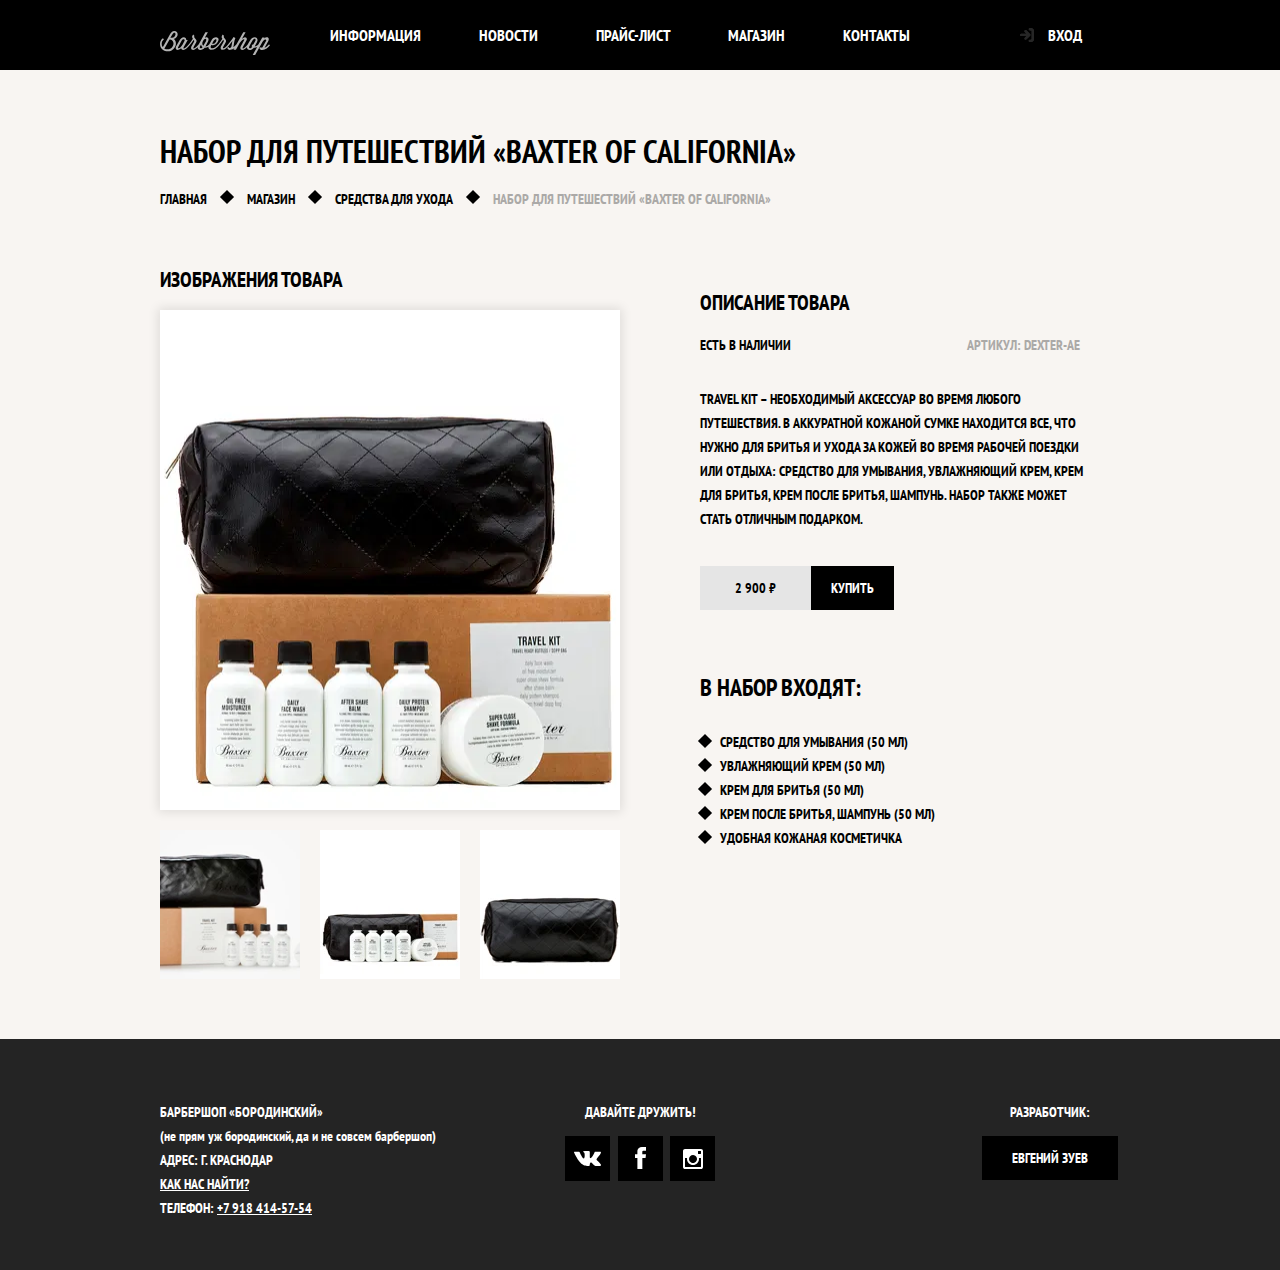
<file: product.html>
<!DOCTYPE html>
<html lang="ru">

<head>
  <meta charset="UTF-8">
  <meta http-equiv="X-UA-Compatible" content="IE=edge">
  <meta name="viewport" content="width=device-width, initial-scale=1.0">
  <title>Барбершоп - Каталог</title>
  <link rel="icon" href="favicon.ico">
  <link rel="icon" href="favicon/152.ico" type="image/svg+xml">
  <link rel="apple-touch-icon" href="favicon/180.png">
  <link rel="manifest" href="manifest.webmanifest">
  <link href="https://fonts.googleapis.com/css2?family=PT+Sans+Narrow:wght@400;700&display=swap" rel="stylesheet">
  <link rel="stylesheet" href="normalize.css">
  <link rel="stylesheet" href="style.min.css">
</head>

<body class="page-body inner-page">

  <!-- HEADER -->
  <header class="main-header">
    <nav class="main-nav">
      <div class="main-header-bar">
        <div class="container main-nav-wrapper">
          <a class="main-header-logo" href="index.html">
            <img src="img/logo.svg" width="110" height="25" alt="Логотип">
          </a>
          <ul class="site-nav">
            <li><a href="blank.html">Информация</a></li>
            <li><a href="news.html">Новости</a></li>
            <li><a href="price.html">Прайс-лист</a></li>
            <li><a href="catalog.html">Магазин</a></li>
            <li><a href="contacts.html">Контакты</a></li>
          </ul>
          <div class="user-nav"><a href="blank.html" target="_blank" class="login-link" type="button">Вход</a>
          </div>
        </div>
      </div>
    </nav>
  </header>

  <!-- MAIN -->
  <main class="page-product container">

    <h1 class="page-title">Набор для путешествий «Baxter of California»</h1>
    <ul class="breadcrumbs">
      <li><a href="index.html">Главная</a></li>
      <li><a href="catalog.html">Магазин</a></li>
      <li><a href="catalog.html">Средства для ухода</a></li>
      <li class="breadcrumbs-current">Набор для путешествий «Baxter of California»</li>
    </ul>

    <section class="product-photos">
      <h2>Изображения товара</h2>
      <img class="product-full-photo" src="img/catalog/set-for-travel_baxter1.webp" width="460" height="500"
        alt="Фото всего набора">
      <ul class="product-photo-preview">

        <li>
          <img src="img/catalog/set-for-travel_baxter.webp" width="140" height="150" alt="Фото в анфас">
        </li>

        <li>
          <img src="img/catalog/set-for-travel_baxter2.webp" width="140" height="150" alt="Фото в профиль">
        </li>

        <li>
          <img src="img/catalog/set-for-travel_baxter3.webp" width="140" height="150" alt="Фото части">
        </li>

      </ul>
    </section>

    <section class="product-info">
      <h2>Описание товара</h2>
      <div class="product-description">
        <p class="product-description-instock">ЕСТЬ В НАЛИЧИИ</p>
        <p class="product-description-article">АРТИКУЛ: DEXTER-AE</p>
      </div>
      <p class="product-text">
        Travel Kit – необходимый аксессуар во время любого путешествия. В аккуратной кожаной сумке
        находится все, что
        нужно для бритья и ухода за кожей во время рабочей поездки или отдыха: средство для умывания, увлажняющий крем,
        крем для бритья, крем после бритья, шампунь. Набор также может стать отличным подарком.
      </p>
      <p class="product-price">
        <b>2 900 ₽</b>
        <button class="button" type="button">Купить</button>
      </p>
      <h3>В набор входят:</h3>
      <ul>
        <li>Средство для умывания (50 мл)</li>
        <li>Увлажняющий крем (50 мл)</li>
        <li>Крем для бритья (50 мл)</li>
        <li>Крем после бритья, шампунь (50 мл)</li>
        <li>Удобная кожаная косметичка</li>
      </ul>
    </section>
  </main>

  <!-- FOOTER -->
  <footer class="main-footer">
    <div class="container">
      <section>
        <h2 class="visually-hidden">Как нас найти</h2>
        <p class="footer-contacts">
          Барбершоп «Бородинский»<br>
          <span style="text-transform: lowercase;">(Не прям уж Бородинский, да и не совсем Барбершоп)</span><br>
          Адрес: г. Краснодар<br>
          <a class="footer-address button-map button-map-footer" target="_blank" href="contacts.html">Как нас
            найти?</a><br>
          Телефон: <a class="footer-phone" href="tel:+79184145754">+7 918 414-57-54</a>
        </p>
      </section>
      <section class="footer-social">
        <h2>Давайте дружить!</h2>
        <ul class="social-list">
          <li>
            <a class="social-btn" href="blank.html"><span class="visually-hidden">Вконтакте</span>
              <svg aria-hidden="true" width="27" height="15" viewBox="0 0 27 15" fill="none"
                xmlns="http://www.w3.org/2000/svg">
                <path
                  d="M26.7852 13.4705L26.6932 13.3017C25.9568 12.1851 25.0533 11.181 24.0123 10.3226C23.6176 9.9675 23.2419 9.59296 22.8868 9.20048C22.7231 9.05323 22.6134 8.85804 22.5746 8.64469C22.5358 8.43134 22.57 8.21152 22.6719 8.01877C23.0199 7.38381 23.4385 6.78774 23.9202 6.24123L24.8309 5.07938C26.4476 2.994 27.1297 1.66994 26.8773 1.10722L26.7852 0.978128C26.6739 0.867803 26.5316 0.791806 26.376 0.75966C26.079 0.699976 25.7725 0.699976 25.4755 0.75966H21.4952C21.4056 0.730149 21.3085 0.730149 21.2189 0.75966H20.912C20.8515 0.795206 20.7992 0.842544 20.7585 0.898685C20.696 0.970665 20.6443 1.05091 20.605 1.13701C20.1842 2.19038 19.6849 3.2126 19.1111 4.19557C18.7632 4.75167 18.446 5.18861 18.1493 5.65534C17.9257 5.96934 17.6759 6.26494 17.4023 6.53914C17.2315 6.70835 17.0504 6.86752 16.86 7.0158C16.7066 7.13496 16.5838 7.18462 16.5019 7.16476L16.2666 7.1151C16.1331 7.03045 16.0239 6.91427 15.9494 6.77747C15.8582 6.61478 15.8025 6.43564 15.7857 6.25116V1.61367C15.8061 1.40893 15.8061 1.20274 15.7857 0.997989C15.7535 0.847961 15.7055 0.701545 15.6424 0.561052C15.5844 0.422894 15.4845 0.305132 15.3559 0.223419C15.1953 0.139995 15.0229 0.0797784 14.8443 0.0446722C14.2182 -0.0148907 13.5877 -0.0148907 12.9616 0.0446722C11.8363 -0.0569479 10.7013 0.0474765 9.61568 0.352514C9.41282 0.453501 9.23211 0.591779 9.0836 0.75966C8.90966 0.958267 8.88919 1.0675 9.01198 1.08736C9.24707 1.09824 9.47735 1.15586 9.68856 1.25664C9.89977 1.35742 10.0874 1.49922 10.2398 1.67325L10.3217 1.83214C10.4142 2.0359 10.4828 2.24908 10.5263 2.46769C10.5874 2.79606 10.6284 3.12765 10.6491 3.46072C10.69 4.02606 10.69 4.59348 10.6491 5.15882C10.6491 5.63548 10.557 6.0029 10.5161 6.26109C10.4665 6.50044 10.3729 6.72917 10.2398 6.93636C10.1955 7.04382 10.1407 7.14691 10.0761 7.2442L10.0045 7.31371C9.88305 7.35674 9.75516 7.38022 9.62591 7.38322C9.47205 7.34127 9.33138 7.26278 9.21662 7.15483C9.00308 7.00048 8.80751 6.824 8.63339 6.62852C8.38531 6.33712 8.15959 6.02845 7.95807 5.70499C7.66977 5.24549 7.40678 4.77147 7.17019 4.28495L6.93485 3.89766L6.35162 2.78546C6.11379 2.32023 5.90202 1.84287 5.71722 1.35548C5.6538 1.17952 5.53586 1.0269 5.37956 0.918546H5.30794C5.25443 0.857553 5.19244 0.804079 5.12376 0.75966C5.00502 0.71593 4.88138 0.685932 4.7554 0.670286L0.91834 0.700077C0.77256 0.688365 0.625887 0.707123 0.48821 0.755088C0.350534 0.803052 0.225054 0.879109 0.120232 0.978128H0.0076781C-0.00255937 1.05061 -0.00255937 1.12411 0.0076781 1.1966C0.0191868 1.32189 0.046683 1.44531 0.0895354 1.56402C0.655715 2.88807 1.26964 4.12937 1.93132 5.28791C2.58618 6.46963 3.15918 7.42295 3.64009 8.14786C4.12101 8.87278 4.66331 9.55798 5.15445 10.2035C5.6456 10.8489 6.03442 11.266 6.17767 11.4448L6.55626 11.8519L6.90415 12.1895C7.22683 12.4698 7.56868 12.7286 7.92737 12.9641C8.39965 13.2994 8.89163 13.6078 9.4008 13.8876C9.98161 14.1995 10.6003 14.4397 11.2426 14.6026C11.9109 14.8057 12.6094 14.8997 13.3095 14.8807H14.9262C15.2054 14.8784 15.4729 14.7717 15.6731 14.5828V14.5132C15.7177 14.4349 15.752 14.3515 15.7754 14.265C15.7856 14.1427 15.7856 14.0198 15.7754 13.8976C15.765 13.5444 15.7959 13.1913 15.8675 12.8449C15.9086 12.5997 15.9879 12.3619 16.1029 12.1399C16.1803 11.9906 16.2803 11.8533 16.3996 11.7327L16.6349 11.5341H16.7475C16.888 11.5053 17.0336 11.5092 17.1723 11.5455C17.311 11.5817 17.4389 11.6493 17.5456 11.7427C17.8627 11.971 18.1481 12.238 18.3949 12.5371C18.6609 12.8449 18.9883 13.2024 19.3567 13.5798C19.6657 13.9047 20.0086 14.1975 20.3799 14.4537L20.6664 14.6125C20.8944 14.7417 21.1385 14.8419 21.3929 14.9105C21.6417 14.9979 21.9095 15.0218 22.1705 14.98L25.803 14.8807C26.0866 14.8985 26.3699 14.8401 26.6215 14.7118C26.7017 14.6761 26.7738 14.6252 26.8335 14.5621C26.8933 14.499 26.9395 14.425 26.9694 14.3444C27.0102 14.1947 27.0102 14.0373 26.9694 13.8876C26.951 13.7615 26.9166 13.6381 26.8671 13.5202L26.7852 13.4705Z"
                  fill="white" />
              </svg>
            </a>
          </li>
          <li>
            <a class="social-btn" href="blank.html"><span class="visually-hidden">Facebook</span>
              <svg aria-hidden="true" width="11" height="23" viewBox="0 0 11 23" fill="none"
                xmlns="http://www.w3.org/2000/svg">
                <path
                  d="M3.62378 1.13123C4.59355 0.376244 5.82388 -0.0252255 7.08674 0.00122876H11V3.86123H8.46979C8.19886 3.85027 7.93242 3.92836 7.7169 4.08187C7.50138 4.23537 7.35045 4.45457 7.29045 4.70123V7.28123H11C10.9142 8.52123 10.7212 9.76123 10.5604 11.0012H7.34405V22.0012H2.40156V11.0012H0V7.30123H2.38012V3.71123C2.43182 2.7359 2.87591 1.81461 3.62378 1.13123Z"
                  fill="white" />
              </svg>
            </a>
          </li>
          <li>
            <a class="social-btn" href="blank.html"><span class="visually-hidden">Instagram</span>
              <svg aria-hidden="true" width="20" height="20" viewBox="0 0 20 20" fill="none"
                xmlns="http://www.w3.org/2000/svg">
                <path
                  d="M18 0H2C1.46957 0 0.960859 0.210714 0.585786 0.585786C0.210714 0.960859 0 1.46957 0 2L0 18C0 18.5304 0.210714 19.0391 0.585786 19.4142C0.960859 19.7893 1.46957 20 2 20H18C18.5304 20 19.0391 19.7893 19.4142 19.4142C19.7893 19.0391 20 18.5304 20 18V2C20 1.46957 19.7893 0.960859 19.4142 0.585786C19.0391 0.210714 18.5304 0 18 0V0ZM10 6C10.7911 6 11.5645 6.2346 12.2223 6.67412C12.8801 7.11365 13.3928 7.73836 13.6955 8.46927C13.9983 9.20017 14.0775 10.0044 13.9231 10.7804C13.7688 11.5563 13.3878 12.269 12.8284 12.8284C12.269 13.3878 11.5563 13.7688 10.7804 13.9231C10.0044 14.0775 9.20017 13.9983 8.46927 13.6955C7.73836 13.3928 7.11365 12.8801 6.67412 12.2223C6.2346 11.5645 6 10.7911 6 10C6 8.93913 6.42143 7.92172 7.17157 7.17157C7.92172 6.42143 8.93913 6 10 6ZM2.5 18C2.43825 18.0041 2.37631 17.9959 2.31772 17.976C2.25914 17.956 2.20507 17.9247 2.15861 17.8839C2.11215 17.843 2.07423 17.7933 2.04701 17.7377C2.01979 17.6822 2.00382 17.6218 2 17.56V9H4.1C4.01687 9.32646 3.98316 9.66354 4 10C4 11.5913 4.63214 13.1174 5.75736 14.2426C6.88258 15.3679 8.4087 16 10 16C11.5913 16 13.1174 15.3679 14.2426 14.2426C15.3679 13.1174 16 11.5913 16 10C16.0168 9.66354 15.9831 9.32646 15.9 9H18V17.5C18.0041 17.5617 17.9959 17.6237 17.976 17.6823C17.956 17.7409 17.9247 17.7949 17.8839 17.8414C17.843 17.8878 17.7933 17.9258 17.7377 17.953C17.6822 17.9802 17.6218 17.9962 17.56 18H2.5ZM18 4.5C18.0041 4.56175 17.9959 4.62369 17.976 4.68228C17.956 4.74086 17.9247 4.79493 17.8839 4.84139C17.843 4.88785 17.7933 4.92577 17.7377 4.95299C17.6822 4.98021 17.6218 4.99618 17.56 5H15.5C15.4383 5.00407 15.3763 4.9959 15.3177 4.97597C15.2591 4.95604 15.2051 4.92473 15.1586 4.88385C15.1122 4.84297 15.0742 4.79332 15.047 4.73774C15.0198 4.68217 15.0038 4.62176 15 4.56V2.5C14.9959 2.43825 15.0041 2.37631 15.024 2.31772C15.044 2.25914 15.0753 2.20507 15.1161 2.15861C15.157 2.11215 15.2067 2.07423 15.2623 2.04701C15.3178 2.01979 15.3782 2.00382 15.44 2H17.5C17.5617 1.99593 17.6237 2.0041 17.6823 2.02403C17.7409 2.04396 17.7949 2.07527 17.8414 2.11615C17.8878 2.15703 17.9258 2.20668 17.953 2.26226C17.9802 2.31783 17.9962 2.37824 18 2.44V4.5Z"
                  fill="white" />
              </svg>
            </a>
          </li>
        </ul>
      </section>
      <p class="footer-copyright">
        Разработчик:
        <a class="button btn-copyright" href="https://eugene-gif.github.io/MyCoolSite/" target="_blank">Евгений Зуев</a>
      </p>
    </div>
  </footer>

  <!-- POPUPS -->
  <section class="modal modal-login visually-hidden">
    <h2>Личный кабинет</h2>
    <p class="modal-description">Введите свой логин и пароль</p>
    <form class="login-form" action="https://echo.htmlacademy.ru" method="post">
      <p>
        <label for="email" aria-label="Логин"></label>
        <input class="login-icon-user" type="email" id="email" name="login" placeholder="borodaSayMeDa@mail.ru">
      </p>

      <p>
        <label for="password" aria-label="Пароль"></label>
        <input class="login-icon-password" type="password" id="password" name="password" placeholder="••••••••">
      </p>

      <p class="login-help">
        <label class="login-checkbox">
          <input class="login-help-input visually-hidden" type="checkbox" name="remember">
          <span class="checkbox-indicator"></span>
          Запомнить меня
        </label>

        <a class="login-restore" href="#">Я забыл пароль</a>
      </p>
      <button class="button" type="submit">Войти</button>
    </form>
    <button class="modal-close close-login" type="button" aria-label="Закрыть"></button>
  </section>

  <!-- MAPS -->
  <section class="modal modal-map visually-hidden">
    <h2 class="visually-hidden">Как до нас добраться</h2>
    <iframe
      src="https://www.google.com/maps/embed?pb=!1m14!1m8!1m3!1d1992.157910778672!2d38.97696140676096!3d45.07896423618903!3m2!1i1024!2i768!4f13.1!3m3!1m2!1s0x40f045c4db7d644d%3A0x3387a436a9ee9506!2z0J_QsNGA0LjQutC80LDRhdC10YDRgdC60LDRjyDQrdC60L7QvdC-0Lw!5e0!3m2!1sru!2sru!4v1652270856110!5m2!1sru!2sru"
      width="810" height="570" style="border:0;" allowfullscreen="" loading="lazy"
      referrerpolicy="no-referrer-when-downgrade" title="Адрес супер-пупер-мега парикмахерской!"></iframe>
    <button class="modal-close close-map" type="button" aria-label="Закрыть"></button>
  </section>
  <script src="script.min.js"></script>

</body>

</html>
</file>
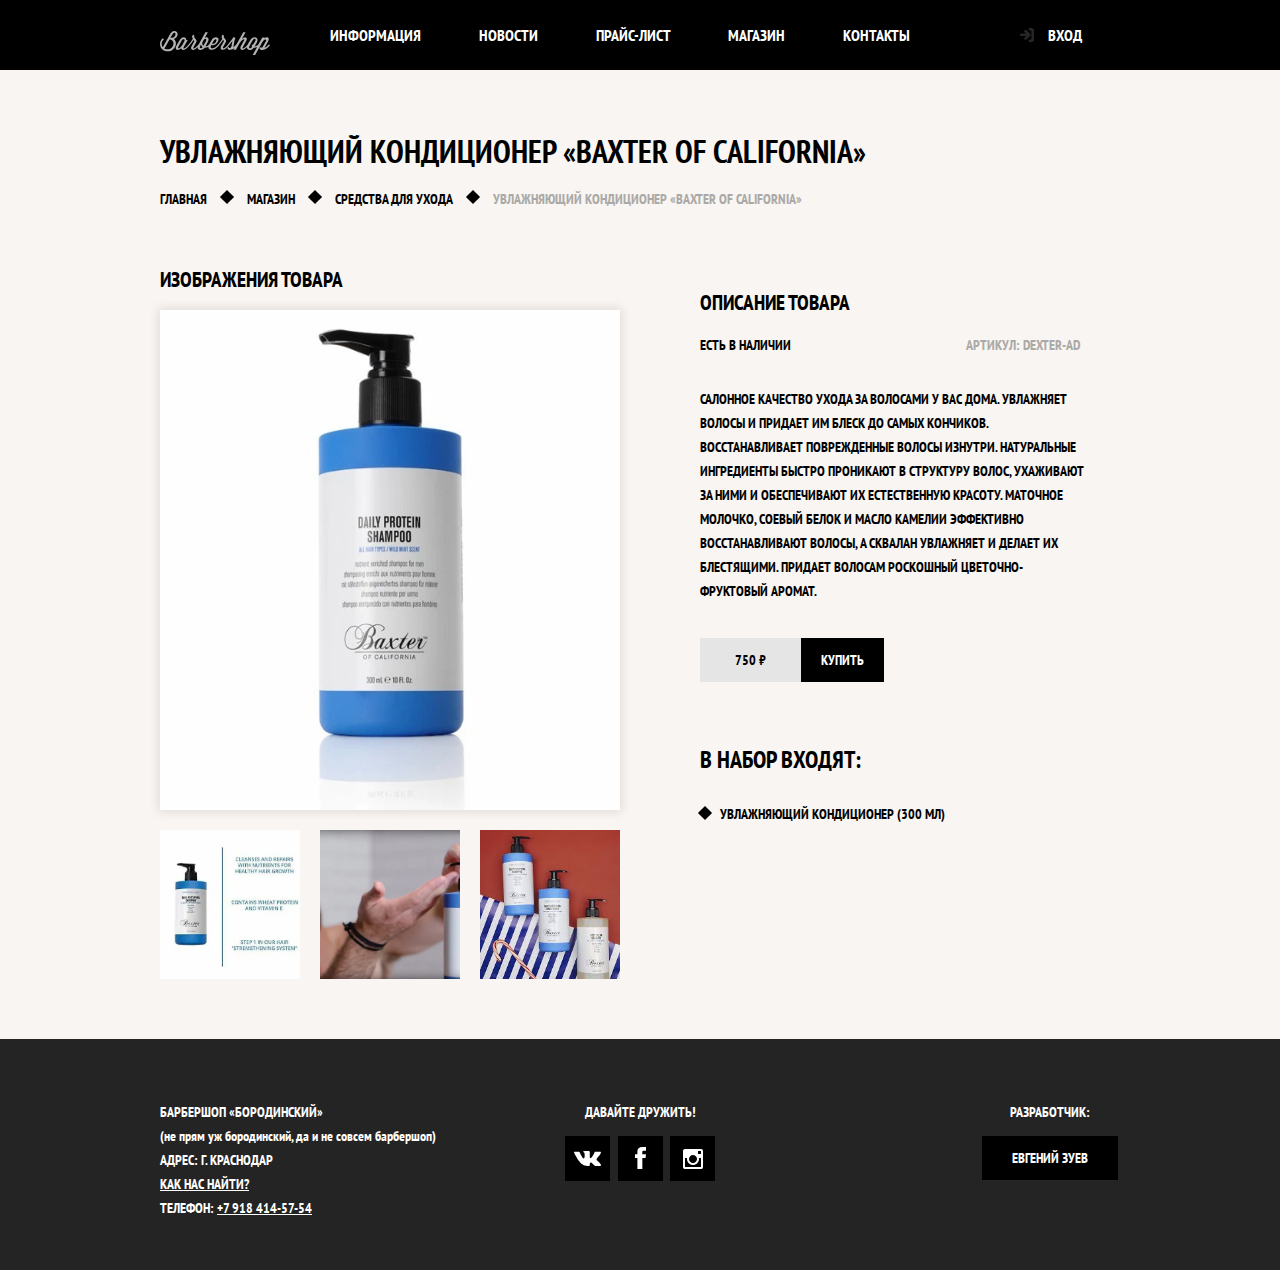
<file: product2.html>
<!DOCTYPE html>
<html lang="ru">

<head>
  <meta charset="UTF-8">
  <meta http-equiv="X-UA-Compatible" content="IE=edge">
  <meta name="viewport" content="width=device-width, initial-scale=1.0">
  <title>Барбершоп - Каталог</title>
  <link rel="icon" href="favicon.ico">
  <link rel="icon" href="favicon/152.ico" type="image/svg+xml">
  <link rel="apple-touch-icon" href="favicon/180.png">
  <link rel="manifest" href="manifest.webmanifest">
  <link href="https://fonts.googleapis.com/css2?family=PT+Sans+Narrow:wght@400;700&display=swap" rel="stylesheet">
  <link rel="stylesheet" href="normalize.css">
  <link rel="stylesheet" href="style.min.css">
</head>

<body class="page-body inner-page">

  <!-- HEADER -->
  <header class="main-header">
    <nav class="main-nav">
      <div class="main-header-bar">
        <div class="container main-nav-wrapper">
          <a class="main-header-logo" href="index.html">
            <img src="img/logo.svg" width="110" height="25" alt="Логотип">
          </a>
          <ul class="site-nav">
            <li><a href="blank.html">Информация</a></li>
            <li><a href="news.html">Новости</a></li>
            <li><a href="price.html">Прайс-лист</a></li>
            <li><a href="catalog.html">Магазин</a></li>
            <li><a href="contacts.html">Контакты</a></li>
          </ul>
          <div class="user-nav"><a href="blank.html" target="_blank" class="login-link" type="button">Вход</a>
          </div>
        </div>
      </div>
    </nav>
  </header>

  <!-- MAIN -->
  <main class="page-product container">

    <h1 class="page-title">Увлажняющий кондиционер «Baxter of California»</h1>
    <ul class="breadcrumbs">
      <li><a href="index.html">Главная</a></li>
      <li><a href="catalog.html">Магазин</a></li>
      <li><a href="catalog.html">Средства для ухода</a></li>
      <li class="breadcrumbs-current">Увлажняющий кондиционер «Baxter of California»</li>
    </ul>

    <section class="product-photos">
      <h2>Изображения товара</h2>
      <img class="product-full-photo" src="img/catalog/conditioner_baxter.webp" width="460" height="500"
        alt="Фото продукта">
      <ul class="product-photo-preview">

        <li>
          <img src="img/catalog/conditioner_baxter1.webp" width="140" height="150" alt="">
        </li>

        <li>
          <img src="img/catalog/conditioner_baxter2.webp" width="140" height="150" alt="">
        </li>

        <li>
          <img src="img/catalog/conditioner_baxter3.jpeg" width="140" height="150" alt="">
        </li>

      </ul>
    </section>

    <section class="product-info">
      <h2>Описание товара</h2>
      <div class="product-description">
        <p class="product-description-instock">ЕСТЬ В НАЛИЧИИ</p>
        <p class="product-description-article">АРТИКУЛ: DEXTER-AD</p>
      </div>
      <p class="product-text">
        Салонное качество ухода за волосами у вас дома.
        Увлажняет волосы и придает им блеск до самых кончиков. Восстанавливает поврежденные волосы изнутри.
        Натуральные ингредиенты быстро проникают в структуру волос, ухаживают за ними и обеспечивают их естественную
        красоту. Маточное молочко, соевый белок и масло камелии эффективно восстанавливают волосы, а сквалан увлажняет и
        делает их блестящими.
        Придает волосам роскошный цветочно-фруктовый аромат.
      </p>
      <p class="product-price">
        <b>750 ₽</b>
        <button class="button" type="button">Купить</button>
      </p>
      <h3>В набор входят:</h3>
      <ul>
        <li>Увлажняющий кондиционер (300 мл)</li>

      </ul>
    </section>
  </main>

  <!-- FOOTER -->
  <footer class="main-footer">
    <div class="container">
      <section>
        <h2 class="visually-hidden">Как нас найти</h2>
        <p class="footer-contacts">
          Барбершоп «Бородинский»<br>
          <span style="text-transform: lowercase;">(Не прям уж Бородинский, да и не совсем Барбершоп)</span><br>
          Адрес: г. Краснодар<br>
          <a class="footer-address button-map button-map-footer" target="_blank" href="contacts.html">Как нас
            найти?</a><br>
          Телефон: <a class="footer-phone" href="tel:+79184145754">+7 918 414-57-54</a>
        </p>
      </section>
      <section class="footer-social">
        <h2>Давайте дружить!</h2>
        <ul class="social-list">
          <li>
            <a class="social-btn" href="blank.html"><span class="visually-hidden">Вконтакте</span>
              <svg aria-hidden="true" width="27" height="15" viewBox="0 0 27 15" fill="none"
                xmlns="http://www.w3.org/2000/svg">
                <path
                  d="M26.7852 13.4705L26.6932 13.3017C25.9568 12.1851 25.0533 11.181 24.0123 10.3226C23.6176 9.9675 23.2419 9.59296 22.8868 9.20048C22.7231 9.05323 22.6134 8.85804 22.5746 8.64469C22.5358 8.43134 22.57 8.21152 22.6719 8.01877C23.0199 7.38381 23.4385 6.78774 23.9202 6.24123L24.8309 5.07938C26.4476 2.994 27.1297 1.66994 26.8773 1.10722L26.7852 0.978128C26.6739 0.867803 26.5316 0.791806 26.376 0.75966C26.079 0.699976 25.7725 0.699976 25.4755 0.75966H21.4952C21.4056 0.730149 21.3085 0.730149 21.2189 0.75966H20.912C20.8515 0.795206 20.7992 0.842544 20.7585 0.898685C20.696 0.970665 20.6443 1.05091 20.605 1.13701C20.1842 2.19038 19.6849 3.2126 19.1111 4.19557C18.7632 4.75167 18.446 5.18861 18.1493 5.65534C17.9257 5.96934 17.6759 6.26494 17.4023 6.53914C17.2315 6.70835 17.0504 6.86752 16.86 7.0158C16.7066 7.13496 16.5838 7.18462 16.5019 7.16476L16.2666 7.1151C16.1331 7.03045 16.0239 6.91427 15.9494 6.77747C15.8582 6.61478 15.8025 6.43564 15.7857 6.25116V1.61367C15.8061 1.40893 15.8061 1.20274 15.7857 0.997989C15.7535 0.847961 15.7055 0.701545 15.6424 0.561052C15.5844 0.422894 15.4845 0.305132 15.3559 0.223419C15.1953 0.139995 15.0229 0.0797784 14.8443 0.0446722C14.2182 -0.0148907 13.5877 -0.0148907 12.9616 0.0446722C11.8363 -0.0569479 10.7013 0.0474765 9.61568 0.352514C9.41282 0.453501 9.23211 0.591779 9.0836 0.75966C8.90966 0.958267 8.88919 1.0675 9.01198 1.08736C9.24707 1.09824 9.47735 1.15586 9.68856 1.25664C9.89977 1.35742 10.0874 1.49922 10.2398 1.67325L10.3217 1.83214C10.4142 2.0359 10.4828 2.24908 10.5263 2.46769C10.5874 2.79606 10.6284 3.12765 10.6491 3.46072C10.69 4.02606 10.69 4.59348 10.6491 5.15882C10.6491 5.63548 10.557 6.0029 10.5161 6.26109C10.4665 6.50044 10.3729 6.72917 10.2398 6.93636C10.1955 7.04382 10.1407 7.14691 10.0761 7.2442L10.0045 7.31371C9.88305 7.35674 9.75516 7.38022 9.62591 7.38322C9.47205 7.34127 9.33138 7.26278 9.21662 7.15483C9.00308 7.00048 8.80751 6.824 8.63339 6.62852C8.38531 6.33712 8.15959 6.02845 7.95807 5.70499C7.66977 5.24549 7.40678 4.77147 7.17019 4.28495L6.93485 3.89766L6.35162 2.78546C6.11379 2.32023 5.90202 1.84287 5.71722 1.35548C5.6538 1.17952 5.53586 1.0269 5.37956 0.918546H5.30794C5.25443 0.857553 5.19244 0.804079 5.12376 0.75966C5.00502 0.71593 4.88138 0.685932 4.7554 0.670286L0.91834 0.700077C0.77256 0.688365 0.625887 0.707123 0.48821 0.755088C0.350534 0.803052 0.225054 0.879109 0.120232 0.978128H0.0076781C-0.00255937 1.05061 -0.00255937 1.12411 0.0076781 1.1966C0.0191868 1.32189 0.046683 1.44531 0.0895354 1.56402C0.655715 2.88807 1.26964 4.12937 1.93132 5.28791C2.58618 6.46963 3.15918 7.42295 3.64009 8.14786C4.12101 8.87278 4.66331 9.55798 5.15445 10.2035C5.6456 10.8489 6.03442 11.266 6.17767 11.4448L6.55626 11.8519L6.90415 12.1895C7.22683 12.4698 7.56868 12.7286 7.92737 12.9641C8.39965 13.2994 8.89163 13.6078 9.4008 13.8876C9.98161 14.1995 10.6003 14.4397 11.2426 14.6026C11.9109 14.8057 12.6094 14.8997 13.3095 14.8807H14.9262C15.2054 14.8784 15.4729 14.7717 15.6731 14.5828V14.5132C15.7177 14.4349 15.752 14.3515 15.7754 14.265C15.7856 14.1427 15.7856 14.0198 15.7754 13.8976C15.765 13.5444 15.7959 13.1913 15.8675 12.8449C15.9086 12.5997 15.9879 12.3619 16.1029 12.1399C16.1803 11.9906 16.2803 11.8533 16.3996 11.7327L16.6349 11.5341H16.7475C16.888 11.5053 17.0336 11.5092 17.1723 11.5455C17.311 11.5817 17.4389 11.6493 17.5456 11.7427C17.8627 11.971 18.1481 12.238 18.3949 12.5371C18.6609 12.8449 18.9883 13.2024 19.3567 13.5798C19.6657 13.9047 20.0086 14.1975 20.3799 14.4537L20.6664 14.6125C20.8944 14.7417 21.1385 14.8419 21.3929 14.9105C21.6417 14.9979 21.9095 15.0218 22.1705 14.98L25.803 14.8807C26.0866 14.8985 26.3699 14.8401 26.6215 14.7118C26.7017 14.6761 26.7738 14.6252 26.8335 14.5621C26.8933 14.499 26.9395 14.425 26.9694 14.3444C27.0102 14.1947 27.0102 14.0373 26.9694 13.8876C26.951 13.7615 26.9166 13.6381 26.8671 13.5202L26.7852 13.4705Z"
                  fill="white" />
              </svg>
            </a>
          </li>
          <li>
            <a class="social-btn" href="blank.html"><span class="visually-hidden">Facebook</span>
              <svg aria-hidden="true" width="11" height="23" viewBox="0 0 11 23" fill="none"
                xmlns="http://www.w3.org/2000/svg">
                <path
                  d="M3.62378 1.13123C4.59355 0.376244 5.82388 -0.0252255 7.08674 0.00122876H11V3.86123H8.46979C8.19886 3.85027 7.93242 3.92836 7.7169 4.08187C7.50138 4.23537 7.35045 4.45457 7.29045 4.70123V7.28123H11C10.9142 8.52123 10.7212 9.76123 10.5604 11.0012H7.34405V22.0012H2.40156V11.0012H0V7.30123H2.38012V3.71123C2.43182 2.7359 2.87591 1.81461 3.62378 1.13123Z"
                  fill="white" />
              </svg>
            </a>
          </li>
          <li>
            <a class="social-btn" href="blank.html"><span class="visually-hidden">Instagram</span>
              <svg aria-hidden="true" width="20" height="20" viewBox="0 0 20 20" fill="none"
                xmlns="http://www.w3.org/2000/svg">
                <path
                  d="M18 0H2C1.46957 0 0.960859 0.210714 0.585786 0.585786C0.210714 0.960859 0 1.46957 0 2L0 18C0 18.5304 0.210714 19.0391 0.585786 19.4142C0.960859 19.7893 1.46957 20 2 20H18C18.5304 20 19.0391 19.7893 19.4142 19.4142C19.7893 19.0391 20 18.5304 20 18V2C20 1.46957 19.7893 0.960859 19.4142 0.585786C19.0391 0.210714 18.5304 0 18 0V0ZM10 6C10.7911 6 11.5645 6.2346 12.2223 6.67412C12.8801 7.11365 13.3928 7.73836 13.6955 8.46927C13.9983 9.20017 14.0775 10.0044 13.9231 10.7804C13.7688 11.5563 13.3878 12.269 12.8284 12.8284C12.269 13.3878 11.5563 13.7688 10.7804 13.9231C10.0044 14.0775 9.20017 13.9983 8.46927 13.6955C7.73836 13.3928 7.11365 12.8801 6.67412 12.2223C6.2346 11.5645 6 10.7911 6 10C6 8.93913 6.42143 7.92172 7.17157 7.17157C7.92172 6.42143 8.93913 6 10 6ZM2.5 18C2.43825 18.0041 2.37631 17.9959 2.31772 17.976C2.25914 17.956 2.20507 17.9247 2.15861 17.8839C2.11215 17.843 2.07423 17.7933 2.04701 17.7377C2.01979 17.6822 2.00382 17.6218 2 17.56V9H4.1C4.01687 9.32646 3.98316 9.66354 4 10C4 11.5913 4.63214 13.1174 5.75736 14.2426C6.88258 15.3679 8.4087 16 10 16C11.5913 16 13.1174 15.3679 14.2426 14.2426C15.3679 13.1174 16 11.5913 16 10C16.0168 9.66354 15.9831 9.32646 15.9 9H18V17.5C18.0041 17.5617 17.9959 17.6237 17.976 17.6823C17.956 17.7409 17.9247 17.7949 17.8839 17.8414C17.843 17.8878 17.7933 17.9258 17.7377 17.953C17.6822 17.9802 17.6218 17.9962 17.56 18H2.5ZM18 4.5C18.0041 4.56175 17.9959 4.62369 17.976 4.68228C17.956 4.74086 17.9247 4.79493 17.8839 4.84139C17.843 4.88785 17.7933 4.92577 17.7377 4.95299C17.6822 4.98021 17.6218 4.99618 17.56 5H15.5C15.4383 5.00407 15.3763 4.9959 15.3177 4.97597C15.2591 4.95604 15.2051 4.92473 15.1586 4.88385C15.1122 4.84297 15.0742 4.79332 15.047 4.73774C15.0198 4.68217 15.0038 4.62176 15 4.56V2.5C14.9959 2.43825 15.0041 2.37631 15.024 2.31772C15.044 2.25914 15.0753 2.20507 15.1161 2.15861C15.157 2.11215 15.2067 2.07423 15.2623 2.04701C15.3178 2.01979 15.3782 2.00382 15.44 2H17.5C17.5617 1.99593 17.6237 2.0041 17.6823 2.02403C17.7409 2.04396 17.7949 2.07527 17.8414 2.11615C17.8878 2.15703 17.9258 2.20668 17.953 2.26226C17.9802 2.31783 17.9962 2.37824 18 2.44V4.5Z"
                  fill="white" />
              </svg>
            </a>
          </li>
        </ul>
      </section>
      <p class="footer-copyright">
        Разработчик:
        <a class="button btn-copyright" href="https://eugene-gif.github.io/MyCoolSite/" target="_blank">Евгений Зуев</a>
      </p>
    </div>
  </footer>

  <!-- POPUPS -->
  <section class="modal modal-login visually-hidden">
    <h2>Личный кабинет</h2>
    <p class="modal-description">Введите свой логин и пароль</p>
    <form class="login-form" action="https://echo.htmlacademy.ru" method="post">
      <p>
        <label for="email" aria-label="Логин"></label>
        <input class="login-icon-user" type="email" id="email" name="login" placeholder="borodaSayMeDa@mail.ru">
      </p>

      <p>
        <label for="password" aria-label="Пароль"></label>
        <input class="login-icon-password" type="password" id="password" name="password" placeholder="••••••••">
      </p>

      <p class="login-help">
        <label class="login-checkbox">
          <input class="login-help-input visually-hidden" type="checkbox" name="remember">
          <span class="checkbox-indicator"></span>
          Запомнить меня
        </label>

        <a class="login-restore" href="#">Я забыл пароль</a>
      </p>
      <button class="button" type="submit">Войти</button>
    </form>
    <button class="modal-close close-login" type="button" aria-label="Закрыть"></button>
  </section>

  <!-- MAPS -->
  <section class="modal modal-map visually-hidden">
    <h2 class="visually-hidden">Как до нас добраться</h2>
    <iframe
      src="https://www.google.com/maps/embed?pb=!1m14!1m8!1m3!1d1992.157910778672!2d38.97696140676096!3d45.07896423618903!3m2!1i1024!2i768!4f13.1!3m3!1m2!1s0x40f045c4db7d644d%3A0x3387a436a9ee9506!2z0J_QsNGA0LjQutC80LDRhdC10YDRgdC60LDRjyDQrdC60L7QvdC-0Lw!5e0!3m2!1sru!2sru!4v1652270856110!5m2!1sru!2sru"
      width="810" height="570" style="border:0;" allowfullscreen="" loading="lazy"
      referrerpolicy="no-referrer-when-downgrade" title="Адрес супер-пупер-мега парикмахерской!"></iframe>
    <button class="modal-close close-map" type="button" aria-label="Закрыть"></button>
  </section>
  <script src="script.min.js"></script>

</body>

</html>
</file>
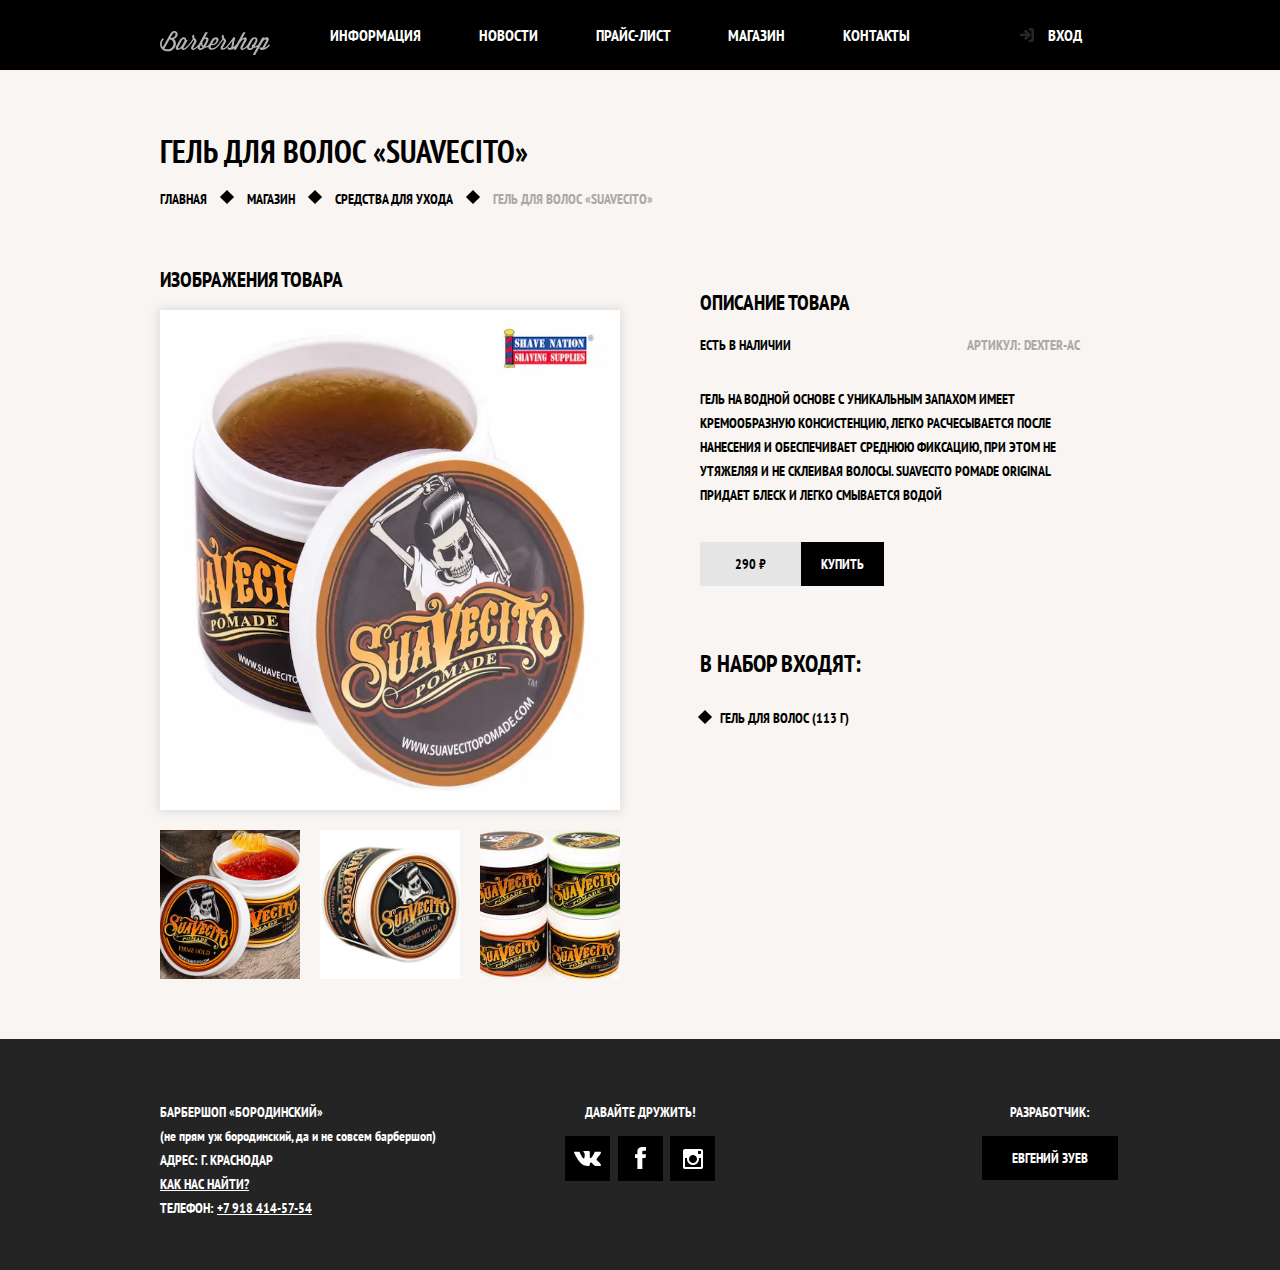
<file: product3.html>
<!DOCTYPE html>
<html lang="ru">

<head>
  <meta charset="UTF-8">
  <meta http-equiv="X-UA-Compatible" content="IE=edge">
  <meta name="viewport" content="width=device-width, initial-scale=1.0">
  <title>Барбершоп - Каталог</title>
  <link rel="icon" href="favicon.ico">
  <link rel="icon" href="favicon/152.ico" type="image/svg+xml">
  <link rel="apple-touch-icon" href="favicon/180.png">
  <link rel="manifest" href="manifest.webmanifest">
  <link href="https://fonts.googleapis.com/css2?family=PT+Sans+Narrow:wght@400;700&display=swap" rel="stylesheet">
  <link rel="stylesheet" href="normalize.css">
  <link rel="stylesheet" href="style.min.css">
</head>

<body class="page-body inner-page">

  <!-- HEADER -->
  <header class="main-header">
    <nav class="main-nav">
      <div class="main-header-bar">
        <div class="container main-nav-wrapper">
          <a class="main-header-logo" href="index.html">
            <img src="img/logo.svg" width="110" height="25" alt="Логотип">
          </a>
          <ul class="site-nav">
            <li><a href="blank.html">Информация</a></li>
            <li><a href="news.html">Новости</a></li>
            <li><a href="price.html">Прайс-лист</a></li>
            <li><a href="catalog.html">Магазин</a></li>
            <li><a href="contacts.html">Контакты</a></li>
          </ul>
          <div class="user-nav"><a href="blank.html" target="_blank" class="login-link" type="button">Вход</a>
          </div>
        </div>
      </div>
    </nav>
  </header>

  <!-- MAIN -->
  <main class="page-product container">

    <h1 class="page-title">Гель для волос «Suavecito»</h1>
    <ul class="breadcrumbs">
      <li><a href="index.html">Главная</a></li>
      <li><a href="catalog.html">Магазин</a></li>
      <li><a href="catalog.html">Средства для ухода</a></li>
      <li class="breadcrumbs-current">Гель для волос «Suavecito»</li>
    </ul>

    <section class="product-photos">
      <h2>Изображения товара</h2>
      <img class="product-full-photo" src="img/catalog/gel_suavecito.webp" width="460" height="500" alt="Фото продукта">
      <ul class="product-photo-preview">

        <li>
          <img src="img/catalog/gel_suavecito1.webp" width="140" height="150" alt="">
        </li>

        <li>
          <img src="img/catalog/gel_suavecito2.webp" width="140" height="150" alt="">
        </li>

        <li>
          <img src="img/catalog/gel_suavecito3.jpeg" width="140" height="150" alt="">
        </li>

      </ul>
    </section>

    <section class="product-info">
      <h2>Описание товара</h2>
      <div class="product-description">
        <p class="product-description-instock">ЕСТЬ В НАЛИЧИИ</p>
        <p class="product-description-article">АРТИКУЛ: DEXTER-AC</p>
      </div>
      <p class="product-text">
        ГЕЛЬ НА ВОДНОЙ ОСНОВЕ С УНИКАЛЬНЫМ ЗАПАХОМ ИМЕЕТ КРЕМООБРАЗНУЮ КОНСИСТЕНЦИЮ, ЛЕГКО РАСЧЕСЫВАЕТСЯ ПОСЛЕ НАНЕСЕНИЯ
        И ОБЕСПЕЧИВАЕТ СРЕДНЮЮ ФИКСАЦИЮ, ПРИ ЭТОМ НЕ УТЯЖЕЛЯЯ И НЕ СКЛЕИВАЯ ВОЛОСЫ. SUAVECITO POMADE ORIGINAL ПРИДАЕТ
        БЛЕСК И ЛЕГКО СМЫВАЕТСЯ ВОДОЙ
      </p>
      <p class="product-price">
        <b>290 ₽</b>
        <button class="button" type="button">Купить</button>
      </p>
      <h3>В набор входят:</h3>
      <ul>
        <li>ГЕЛЬ ДЛЯ ВОЛОС (113 г)</li>

      </ul>
    </section>
  </main>

  <!-- FOOTER -->
  <footer class="main-footer">
    <div class="container">
      <section>
        <h2 class="visually-hidden">Как нас найти</h2>
        <p class="footer-contacts">
          Барбершоп «Бородинский»<br>
          <span style="text-transform: lowercase;">(Не прям уж Бородинский, да и не совсем Барбершоп)</span><br>
          Адрес: г. Краснодар<br>
          <a class="footer-address button-map button-map-footer" target="_blank" href="contacts.html">Как нас
            найти?</a><br>
          Телефон: <a class="footer-phone" href="tel:+79184145754">+7 918 414-57-54</a>
        </p>
      </section>
      <section class="footer-social">
        <h2>Давайте дружить!</h2>
        <ul class="social-list">
          <li>
            <a class="social-btn" href="blank.html"><span class="visually-hidden">Вконтакте</span>
              <svg aria-hidden="true" width="27" height="15" viewBox="0 0 27 15" fill="none"
                xmlns="http://www.w3.org/2000/svg">
                <path
                  d="M26.7852 13.4705L26.6932 13.3017C25.9568 12.1851 25.0533 11.181 24.0123 10.3226C23.6176 9.9675 23.2419 9.59296 22.8868 9.20048C22.7231 9.05323 22.6134 8.85804 22.5746 8.64469C22.5358 8.43134 22.57 8.21152 22.6719 8.01877C23.0199 7.38381 23.4385 6.78774 23.9202 6.24123L24.8309 5.07938C26.4476 2.994 27.1297 1.66994 26.8773 1.10722L26.7852 0.978128C26.6739 0.867803 26.5316 0.791806 26.376 0.75966C26.079 0.699976 25.7725 0.699976 25.4755 0.75966H21.4952C21.4056 0.730149 21.3085 0.730149 21.2189 0.75966H20.912C20.8515 0.795206 20.7992 0.842544 20.7585 0.898685C20.696 0.970665 20.6443 1.05091 20.605 1.13701C20.1842 2.19038 19.6849 3.2126 19.1111 4.19557C18.7632 4.75167 18.446 5.18861 18.1493 5.65534C17.9257 5.96934 17.6759 6.26494 17.4023 6.53914C17.2315 6.70835 17.0504 6.86752 16.86 7.0158C16.7066 7.13496 16.5838 7.18462 16.5019 7.16476L16.2666 7.1151C16.1331 7.03045 16.0239 6.91427 15.9494 6.77747C15.8582 6.61478 15.8025 6.43564 15.7857 6.25116V1.61367C15.8061 1.40893 15.8061 1.20274 15.7857 0.997989C15.7535 0.847961 15.7055 0.701545 15.6424 0.561052C15.5844 0.422894 15.4845 0.305132 15.3559 0.223419C15.1953 0.139995 15.0229 0.0797784 14.8443 0.0446722C14.2182 -0.0148907 13.5877 -0.0148907 12.9616 0.0446722C11.8363 -0.0569479 10.7013 0.0474765 9.61568 0.352514C9.41282 0.453501 9.23211 0.591779 9.0836 0.75966C8.90966 0.958267 8.88919 1.0675 9.01198 1.08736C9.24707 1.09824 9.47735 1.15586 9.68856 1.25664C9.89977 1.35742 10.0874 1.49922 10.2398 1.67325L10.3217 1.83214C10.4142 2.0359 10.4828 2.24908 10.5263 2.46769C10.5874 2.79606 10.6284 3.12765 10.6491 3.46072C10.69 4.02606 10.69 4.59348 10.6491 5.15882C10.6491 5.63548 10.557 6.0029 10.5161 6.26109C10.4665 6.50044 10.3729 6.72917 10.2398 6.93636C10.1955 7.04382 10.1407 7.14691 10.0761 7.2442L10.0045 7.31371C9.88305 7.35674 9.75516 7.38022 9.62591 7.38322C9.47205 7.34127 9.33138 7.26278 9.21662 7.15483C9.00308 7.00048 8.80751 6.824 8.63339 6.62852C8.38531 6.33712 8.15959 6.02845 7.95807 5.70499C7.66977 5.24549 7.40678 4.77147 7.17019 4.28495L6.93485 3.89766L6.35162 2.78546C6.11379 2.32023 5.90202 1.84287 5.71722 1.35548C5.6538 1.17952 5.53586 1.0269 5.37956 0.918546H5.30794C5.25443 0.857553 5.19244 0.804079 5.12376 0.75966C5.00502 0.71593 4.88138 0.685932 4.7554 0.670286L0.91834 0.700077C0.77256 0.688365 0.625887 0.707123 0.48821 0.755088C0.350534 0.803052 0.225054 0.879109 0.120232 0.978128H0.0076781C-0.00255937 1.05061 -0.00255937 1.12411 0.0076781 1.1966C0.0191868 1.32189 0.046683 1.44531 0.0895354 1.56402C0.655715 2.88807 1.26964 4.12937 1.93132 5.28791C2.58618 6.46963 3.15918 7.42295 3.64009 8.14786C4.12101 8.87278 4.66331 9.55798 5.15445 10.2035C5.6456 10.8489 6.03442 11.266 6.17767 11.4448L6.55626 11.8519L6.90415 12.1895C7.22683 12.4698 7.56868 12.7286 7.92737 12.9641C8.39965 13.2994 8.89163 13.6078 9.4008 13.8876C9.98161 14.1995 10.6003 14.4397 11.2426 14.6026C11.9109 14.8057 12.6094 14.8997 13.3095 14.8807H14.9262C15.2054 14.8784 15.4729 14.7717 15.6731 14.5828V14.5132C15.7177 14.4349 15.752 14.3515 15.7754 14.265C15.7856 14.1427 15.7856 14.0198 15.7754 13.8976C15.765 13.5444 15.7959 13.1913 15.8675 12.8449C15.9086 12.5997 15.9879 12.3619 16.1029 12.1399C16.1803 11.9906 16.2803 11.8533 16.3996 11.7327L16.6349 11.5341H16.7475C16.888 11.5053 17.0336 11.5092 17.1723 11.5455C17.311 11.5817 17.4389 11.6493 17.5456 11.7427C17.8627 11.971 18.1481 12.238 18.3949 12.5371C18.6609 12.8449 18.9883 13.2024 19.3567 13.5798C19.6657 13.9047 20.0086 14.1975 20.3799 14.4537L20.6664 14.6125C20.8944 14.7417 21.1385 14.8419 21.3929 14.9105C21.6417 14.9979 21.9095 15.0218 22.1705 14.98L25.803 14.8807C26.0866 14.8985 26.3699 14.8401 26.6215 14.7118C26.7017 14.6761 26.7738 14.6252 26.8335 14.5621C26.8933 14.499 26.9395 14.425 26.9694 14.3444C27.0102 14.1947 27.0102 14.0373 26.9694 13.8876C26.951 13.7615 26.9166 13.6381 26.8671 13.5202L26.7852 13.4705Z"
                  fill="white" />
              </svg>
            </a>
          </li>
          <li>
            <a class="social-btn" href="blank.html"><span class="visually-hidden">Facebook</span>
              <svg aria-hidden="true" width="11" height="23" viewBox="0 0 11 23" fill="none"
                xmlns="http://www.w3.org/2000/svg">
                <path
                  d="M3.62378 1.13123C4.59355 0.376244 5.82388 -0.0252255 7.08674 0.00122876H11V3.86123H8.46979C8.19886 3.85027 7.93242 3.92836 7.7169 4.08187C7.50138 4.23537 7.35045 4.45457 7.29045 4.70123V7.28123H11C10.9142 8.52123 10.7212 9.76123 10.5604 11.0012H7.34405V22.0012H2.40156V11.0012H0V7.30123H2.38012V3.71123C2.43182 2.7359 2.87591 1.81461 3.62378 1.13123Z"
                  fill="white" />
              </svg>
            </a>
          </li>
          <li>
            <a class="social-btn" href="blank.html"><span class="visually-hidden">Instagram</span>
              <svg aria-hidden="true" width="20" height="20" viewBox="0 0 20 20" fill="none"
                xmlns="http://www.w3.org/2000/svg">
                <path
                  d="M18 0H2C1.46957 0 0.960859 0.210714 0.585786 0.585786C0.210714 0.960859 0 1.46957 0 2L0 18C0 18.5304 0.210714 19.0391 0.585786 19.4142C0.960859 19.7893 1.46957 20 2 20H18C18.5304 20 19.0391 19.7893 19.4142 19.4142C19.7893 19.0391 20 18.5304 20 18V2C20 1.46957 19.7893 0.960859 19.4142 0.585786C19.0391 0.210714 18.5304 0 18 0V0ZM10 6C10.7911 6 11.5645 6.2346 12.2223 6.67412C12.8801 7.11365 13.3928 7.73836 13.6955 8.46927C13.9983 9.20017 14.0775 10.0044 13.9231 10.7804C13.7688 11.5563 13.3878 12.269 12.8284 12.8284C12.269 13.3878 11.5563 13.7688 10.7804 13.9231C10.0044 14.0775 9.20017 13.9983 8.46927 13.6955C7.73836 13.3928 7.11365 12.8801 6.67412 12.2223C6.2346 11.5645 6 10.7911 6 10C6 8.93913 6.42143 7.92172 7.17157 7.17157C7.92172 6.42143 8.93913 6 10 6ZM2.5 18C2.43825 18.0041 2.37631 17.9959 2.31772 17.976C2.25914 17.956 2.20507 17.9247 2.15861 17.8839C2.11215 17.843 2.07423 17.7933 2.04701 17.7377C2.01979 17.6822 2.00382 17.6218 2 17.56V9H4.1C4.01687 9.32646 3.98316 9.66354 4 10C4 11.5913 4.63214 13.1174 5.75736 14.2426C6.88258 15.3679 8.4087 16 10 16C11.5913 16 13.1174 15.3679 14.2426 14.2426C15.3679 13.1174 16 11.5913 16 10C16.0168 9.66354 15.9831 9.32646 15.9 9H18V17.5C18.0041 17.5617 17.9959 17.6237 17.976 17.6823C17.956 17.7409 17.9247 17.7949 17.8839 17.8414C17.843 17.8878 17.7933 17.9258 17.7377 17.953C17.6822 17.9802 17.6218 17.9962 17.56 18H2.5ZM18 4.5C18.0041 4.56175 17.9959 4.62369 17.976 4.68228C17.956 4.74086 17.9247 4.79493 17.8839 4.84139C17.843 4.88785 17.7933 4.92577 17.7377 4.95299C17.6822 4.98021 17.6218 4.99618 17.56 5H15.5C15.4383 5.00407 15.3763 4.9959 15.3177 4.97597C15.2591 4.95604 15.2051 4.92473 15.1586 4.88385C15.1122 4.84297 15.0742 4.79332 15.047 4.73774C15.0198 4.68217 15.0038 4.62176 15 4.56V2.5C14.9959 2.43825 15.0041 2.37631 15.024 2.31772C15.044 2.25914 15.0753 2.20507 15.1161 2.15861C15.157 2.11215 15.2067 2.07423 15.2623 2.04701C15.3178 2.01979 15.3782 2.00382 15.44 2H17.5C17.5617 1.99593 17.6237 2.0041 17.6823 2.02403C17.7409 2.04396 17.7949 2.07527 17.8414 2.11615C17.8878 2.15703 17.9258 2.20668 17.953 2.26226C17.9802 2.31783 17.9962 2.37824 18 2.44V4.5Z"
                  fill="white" />
              </svg>
            </a>
          </li>
        </ul>
      </section>
      <p class="footer-copyright">
        Разработчик:
        <a class="button btn-copyright" href="https://eugene-gif.github.io/MyCoolSite/" target="_blank">Евгений Зуев</a>
      </p>
    </div>
  </footer>

  <!-- POPUPS -->
  <section class="modal modal-login visually-hidden">
    <h2>Личный кабинет</h2>
    <p class="modal-description">Введите свой логин и пароль</p>
    <form class="login-form" action="https://echo.htmlacademy.ru" method="post">
      <p>
        <label for="email" aria-label="Логин"></label>
        <input class="login-icon-user" type="email" id="email" name="login" placeholder="borodaSayMeDa@mail.ru">
      </p>

      <p>
        <label for="password" aria-label="Пароль"></label>
        <input class="login-icon-password" type="password" id="password" name="password" placeholder="••••••••">
      </p>

      <p class="login-help">
        <label class="login-checkbox">
          <input class="login-help-input visually-hidden" type="checkbox" name="remember">
          <span class="checkbox-indicator"></span>
          Запомнить меня
        </label>

        <a class="login-restore" href="#">Я забыл пароль</a>
      </p>
      <button class="button" type="submit">Войти</button>
    </form>
    <button class="modal-close close-login" type="button" aria-label="Закрыть"></button>
  </section>

  <!-- MAPS -->
  <section class="modal modal-map visually-hidden">
    <h2 class="visually-hidden">Как до нас добраться</h2>
    <iframe
      src="https://www.google.com/maps/embed?pb=!1m14!1m8!1m3!1d1992.157910778672!2d38.97696140676096!3d45.07896423618903!3m2!1i1024!2i768!4f13.1!3m3!1m2!1s0x40f045c4db7d644d%3A0x3387a436a9ee9506!2z0J_QsNGA0LjQutC80LDRhdC10YDRgdC60LDRjyDQrdC60L7QvdC-0Lw!5e0!3m2!1sru!2sru!4v1652270856110!5m2!1sru!2sru"
      width="810" height="570" style="border:0;" allowfullscreen="" loading="lazy"
      referrerpolicy="no-referrer-when-downgrade" title="Адрес супер-пупер-мега парикмахерской!"></iframe>
    <button class="modal-close close-map" type="button" aria-label="Закрыть"></button>
  </section>
  <script src="script.min.js"></script>

</body>

</html>
</file>
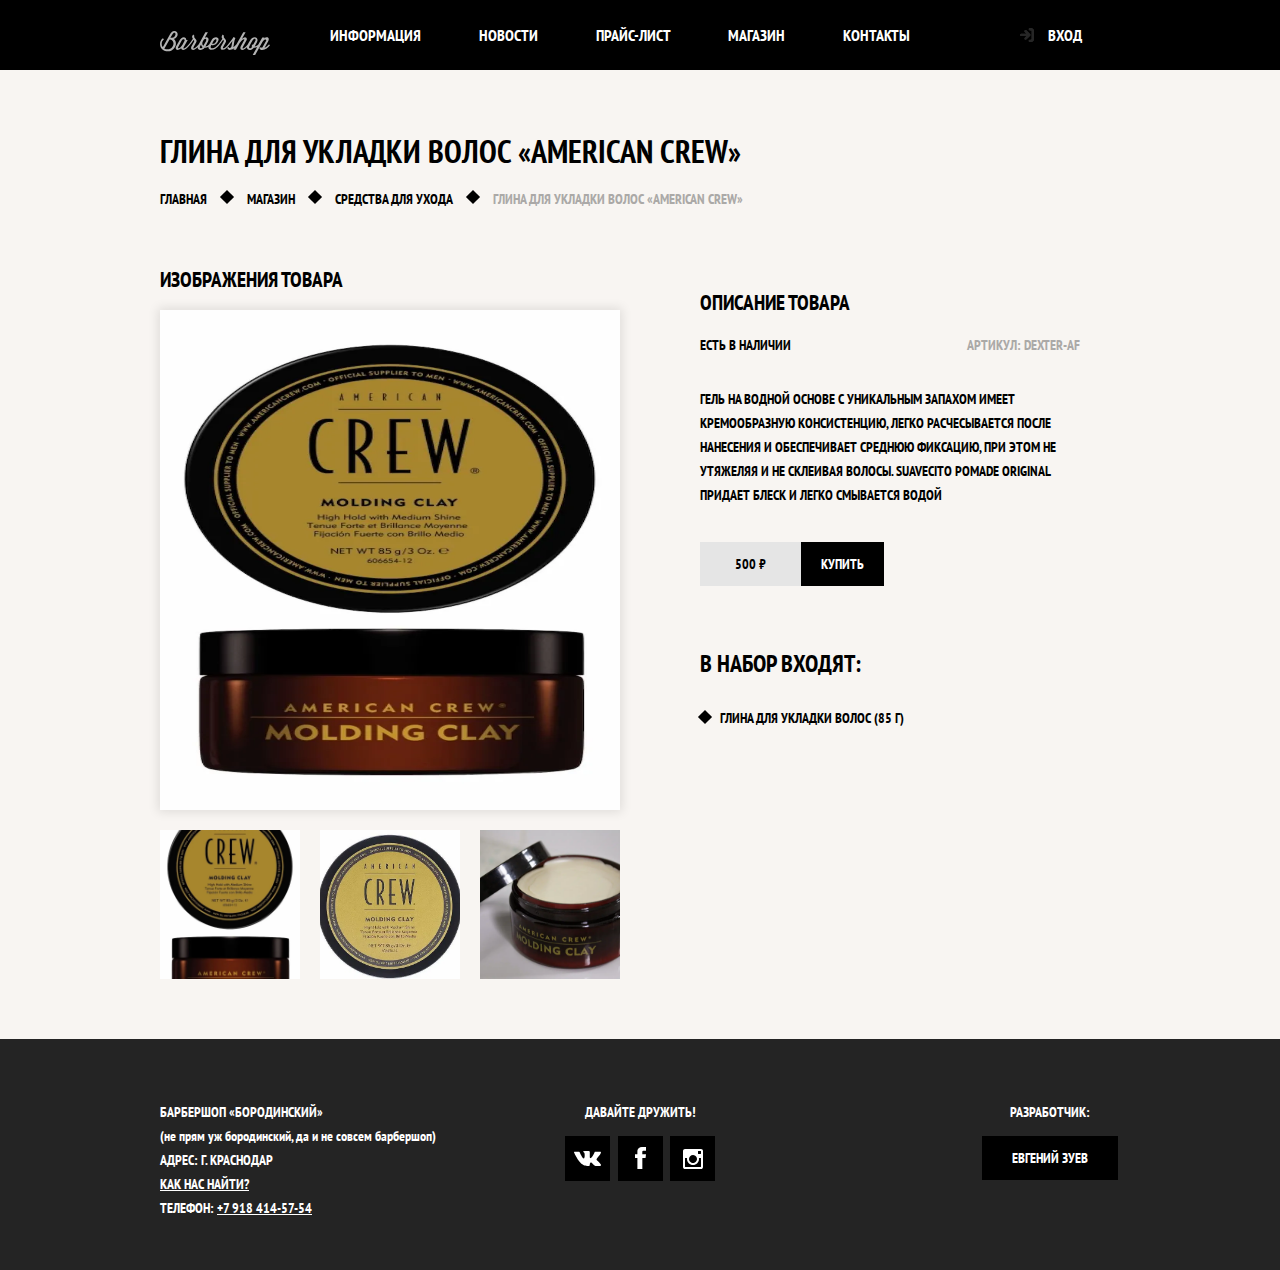
<file: product4.html>
<!DOCTYPE html>
<html lang="ru">

<head>
  <meta charset="UTF-8">
  <meta http-equiv="X-UA-Compatible" content="IE=edge">
  <meta name="viewport" content="width=device-width, initial-scale=1.0">
  <title>Барбершоп - Каталог</title>
  <link rel="icon" href="favicon.ico">
  <link rel="icon" href="favicon/152.ico" type="image/svg+xml">
  <link rel="apple-touch-icon" href="favicon/180.png">
  <link rel="manifest" href="manifest.webmanifest">
  <link href="https://fonts.googleapis.com/css2?family=PT+Sans+Narrow:wght@400;700&display=swap" rel="stylesheet">
  <link rel="stylesheet" href="normalize.css">
  <link rel="stylesheet" href="style.min.css">
</head>

<body class="page-body inner-page">

  <!-- HEADER -->
  <header class="main-header">
    <nav class="main-nav">
      <div class="main-header-bar">
        <div class="container main-nav-wrapper">
          <a class="main-header-logo" href="index.html">
            <img src="img/logo.svg" width="110" height="25" alt="Логотип">
          </a>
          <ul class="site-nav">
            <li><a href="blank.html">Информация</a></li>
            <li><a href="news.html">Новости</a></li>
            <li><a href="price.html">Прайс-лист</a></li>
            <li><a href="catalog.html">Магазин</a></li>
            <li><a href="contacts.html">Контакты</a></li>
          </ul>
          <div class="user-nav"><a href="blank.html" target="_blank" class="login-link" type="button">Вход</a>
          </div>
        </div>
      </div>
    </nav>
  </header>

  <!-- MAIN -->
  <main class="page-product container">

    <h1 class="page-title">Глина для укладки волос «American Crew»</h1>
    <ul class="breadcrumbs">
      <li><a href="index.html">Главная</a></li>
      <li><a href="catalog.html">Магазин</a></li>
      <li><a href="catalog.html">Средства для ухода</a></li>
      <li class="breadcrumbs-current">Глина для укладки волос «American Crew»</li>
    </ul>

    <section class="product-photos">
      <h2>Изображения товара</h2>
      <img class="product-full-photo" src="img/catalog/clay_americancrew1.webp" width="460" height="500" alt="Фото продукта">
      <ul class="product-photo-preview">

        <li>
          <img src="img/catalog/clay_americancrew1.webp" width="140" height="150" alt="">
        </li>

        <li>
          <img src="img/catalog/clay_americancrew2.webp" width="140" height="150" alt="">
        </li>

        <li>
          <img src="img/catalog/clay_americancrew3.webp" width="140" height="150" alt="">
        </li>

      </ul>
    </section>

    <section class="product-info">
      <h2>Описание товара</h2>
      <div class="product-description">
        <p class="product-description-instock">ЕСТЬ В НАЛИЧИИ</p>
        <p class="product-description-article">АРТИКУЛ: DEXTER-AF</p>
      </div>
      <p class="product-text">
        ГЕЛЬ НА ВОДНОЙ ОСНОВЕ С УНИКАЛЬНЫМ ЗАПАХОМ ИМЕЕТ КРЕМООБРАЗНУЮ КОНСИСТЕНЦИЮ, ЛЕГКО РАСЧЕСЫВАЕТСЯ ПОСЛЕ НАНЕСЕНИЯ
        И ОБЕСПЕЧИВАЕТ СРЕДНЮЮ ФИКСАЦИЮ, ПРИ ЭТОМ НЕ УТЯЖЕЛЯЯ И НЕ СКЛЕИВАЯ ВОЛОСЫ. SUAVECITO POMADE ORIGINAL ПРИДАЕТ
        БЛЕСК И ЛЕГКО СМЫВАЕТСЯ ВОДОЙ
      </p>
      <p class="product-price">
        <b>500 ₽</b>
        <button class="button" type="button">Купить</button>
      </p>
      <h3>В набор входят:</h3>
      <ul>
        <li>ГЛИНА ДЛЯ УКЛАДКИ ВОЛОС (85 г)</li>

      </ul>
    </section>
  </main>

  <!-- FOOTER -->
  <footer class="main-footer">
    <div class="container">
      <section>
        <h2 class="visually-hidden">Как нас найти</h2>
        <p class="footer-contacts">
          Барбершоп «Бородинский»<br>
          <span style="text-transform: lowercase;">(Не прям уж Бородинский, да и не совсем Барбершоп)</span><br>
          Адрес: г. Краснодар<br>
          <a class="footer-address button-map button-map-footer" target="_blank" href="contacts.html">Как нас
            найти?</a><br>
          Телефон: <a class="footer-phone" href="tel:+79184145754">+7 918 414-57-54</a>
        </p>
      </section>
      <section class="footer-social">
        <h2>Давайте дружить!</h2>
        <ul class="social-list">
          <li>
            <a class="social-btn" href="blank.html"><span class="visually-hidden">Вконтакте</span>
              <svg aria-hidden="true" width="27" height="15" viewBox="0 0 27 15" fill="none"
                xmlns="http://www.w3.org/2000/svg">
                <path
                  d="M26.7852 13.4705L26.6932 13.3017C25.9568 12.1851 25.0533 11.181 24.0123 10.3226C23.6176 9.9675 23.2419 9.59296 22.8868 9.20048C22.7231 9.05323 22.6134 8.85804 22.5746 8.64469C22.5358 8.43134 22.57 8.21152 22.6719 8.01877C23.0199 7.38381 23.4385 6.78774 23.9202 6.24123L24.8309 5.07938C26.4476 2.994 27.1297 1.66994 26.8773 1.10722L26.7852 0.978128C26.6739 0.867803 26.5316 0.791806 26.376 0.75966C26.079 0.699976 25.7725 0.699976 25.4755 0.75966H21.4952C21.4056 0.730149 21.3085 0.730149 21.2189 0.75966H20.912C20.8515 0.795206 20.7992 0.842544 20.7585 0.898685C20.696 0.970665 20.6443 1.05091 20.605 1.13701C20.1842 2.19038 19.6849 3.2126 19.1111 4.19557C18.7632 4.75167 18.446 5.18861 18.1493 5.65534C17.9257 5.96934 17.6759 6.26494 17.4023 6.53914C17.2315 6.70835 17.0504 6.86752 16.86 7.0158C16.7066 7.13496 16.5838 7.18462 16.5019 7.16476L16.2666 7.1151C16.1331 7.03045 16.0239 6.91427 15.9494 6.77747C15.8582 6.61478 15.8025 6.43564 15.7857 6.25116V1.61367C15.8061 1.40893 15.8061 1.20274 15.7857 0.997989C15.7535 0.847961 15.7055 0.701545 15.6424 0.561052C15.5844 0.422894 15.4845 0.305132 15.3559 0.223419C15.1953 0.139995 15.0229 0.0797784 14.8443 0.0446722C14.2182 -0.0148907 13.5877 -0.0148907 12.9616 0.0446722C11.8363 -0.0569479 10.7013 0.0474765 9.61568 0.352514C9.41282 0.453501 9.23211 0.591779 9.0836 0.75966C8.90966 0.958267 8.88919 1.0675 9.01198 1.08736C9.24707 1.09824 9.47735 1.15586 9.68856 1.25664C9.89977 1.35742 10.0874 1.49922 10.2398 1.67325L10.3217 1.83214C10.4142 2.0359 10.4828 2.24908 10.5263 2.46769C10.5874 2.79606 10.6284 3.12765 10.6491 3.46072C10.69 4.02606 10.69 4.59348 10.6491 5.15882C10.6491 5.63548 10.557 6.0029 10.5161 6.26109C10.4665 6.50044 10.3729 6.72917 10.2398 6.93636C10.1955 7.04382 10.1407 7.14691 10.0761 7.2442L10.0045 7.31371C9.88305 7.35674 9.75516 7.38022 9.62591 7.38322C9.47205 7.34127 9.33138 7.26278 9.21662 7.15483C9.00308 7.00048 8.80751 6.824 8.63339 6.62852C8.38531 6.33712 8.15959 6.02845 7.95807 5.70499C7.66977 5.24549 7.40678 4.77147 7.17019 4.28495L6.93485 3.89766L6.35162 2.78546C6.11379 2.32023 5.90202 1.84287 5.71722 1.35548C5.6538 1.17952 5.53586 1.0269 5.37956 0.918546H5.30794C5.25443 0.857553 5.19244 0.804079 5.12376 0.75966C5.00502 0.71593 4.88138 0.685932 4.7554 0.670286L0.91834 0.700077C0.77256 0.688365 0.625887 0.707123 0.48821 0.755088C0.350534 0.803052 0.225054 0.879109 0.120232 0.978128H0.0076781C-0.00255937 1.05061 -0.00255937 1.12411 0.0076781 1.1966C0.0191868 1.32189 0.046683 1.44531 0.0895354 1.56402C0.655715 2.88807 1.26964 4.12937 1.93132 5.28791C2.58618 6.46963 3.15918 7.42295 3.64009 8.14786C4.12101 8.87278 4.66331 9.55798 5.15445 10.2035C5.6456 10.8489 6.03442 11.266 6.17767 11.4448L6.55626 11.8519L6.90415 12.1895C7.22683 12.4698 7.56868 12.7286 7.92737 12.9641C8.39965 13.2994 8.89163 13.6078 9.4008 13.8876C9.98161 14.1995 10.6003 14.4397 11.2426 14.6026C11.9109 14.8057 12.6094 14.8997 13.3095 14.8807H14.9262C15.2054 14.8784 15.4729 14.7717 15.6731 14.5828V14.5132C15.7177 14.4349 15.752 14.3515 15.7754 14.265C15.7856 14.1427 15.7856 14.0198 15.7754 13.8976C15.765 13.5444 15.7959 13.1913 15.8675 12.8449C15.9086 12.5997 15.9879 12.3619 16.1029 12.1399C16.1803 11.9906 16.2803 11.8533 16.3996 11.7327L16.6349 11.5341H16.7475C16.888 11.5053 17.0336 11.5092 17.1723 11.5455C17.311 11.5817 17.4389 11.6493 17.5456 11.7427C17.8627 11.971 18.1481 12.238 18.3949 12.5371C18.6609 12.8449 18.9883 13.2024 19.3567 13.5798C19.6657 13.9047 20.0086 14.1975 20.3799 14.4537L20.6664 14.6125C20.8944 14.7417 21.1385 14.8419 21.3929 14.9105C21.6417 14.9979 21.9095 15.0218 22.1705 14.98L25.803 14.8807C26.0866 14.8985 26.3699 14.8401 26.6215 14.7118C26.7017 14.6761 26.7738 14.6252 26.8335 14.5621C26.8933 14.499 26.9395 14.425 26.9694 14.3444C27.0102 14.1947 27.0102 14.0373 26.9694 13.8876C26.951 13.7615 26.9166 13.6381 26.8671 13.5202L26.7852 13.4705Z"
                  fill="white" />
              </svg>
            </a>
          </li>
          <li>
            <a class="social-btn" href="blank.html"><span class="visually-hidden">Facebook</span>
              <svg aria-hidden="true" width="11" height="23" viewBox="0 0 11 23" fill="none"
                xmlns="http://www.w3.org/2000/svg">
                <path
                  d="M3.62378 1.13123C4.59355 0.376244 5.82388 -0.0252255 7.08674 0.00122876H11V3.86123H8.46979C8.19886 3.85027 7.93242 3.92836 7.7169 4.08187C7.50138 4.23537 7.35045 4.45457 7.29045 4.70123V7.28123H11C10.9142 8.52123 10.7212 9.76123 10.5604 11.0012H7.34405V22.0012H2.40156V11.0012H0V7.30123H2.38012V3.71123C2.43182 2.7359 2.87591 1.81461 3.62378 1.13123Z"
                  fill="white" />
              </svg>
            </a>
          </li>
          <li>
            <a class="social-btn" href="blank.html"><span class="visually-hidden">Instagram</span>
              <svg aria-hidden="true" width="20" height="20" viewBox="0 0 20 20" fill="none"
                xmlns="http://www.w3.org/2000/svg">
                <path
                  d="M18 0H2C1.46957 0 0.960859 0.210714 0.585786 0.585786C0.210714 0.960859 0 1.46957 0 2L0 18C0 18.5304 0.210714 19.0391 0.585786 19.4142C0.960859 19.7893 1.46957 20 2 20H18C18.5304 20 19.0391 19.7893 19.4142 19.4142C19.7893 19.0391 20 18.5304 20 18V2C20 1.46957 19.7893 0.960859 19.4142 0.585786C19.0391 0.210714 18.5304 0 18 0V0ZM10 6C10.7911 6 11.5645 6.2346 12.2223 6.67412C12.8801 7.11365 13.3928 7.73836 13.6955 8.46927C13.9983 9.20017 14.0775 10.0044 13.9231 10.7804C13.7688 11.5563 13.3878 12.269 12.8284 12.8284C12.269 13.3878 11.5563 13.7688 10.7804 13.9231C10.0044 14.0775 9.20017 13.9983 8.46927 13.6955C7.73836 13.3928 7.11365 12.8801 6.67412 12.2223C6.2346 11.5645 6 10.7911 6 10C6 8.93913 6.42143 7.92172 7.17157 7.17157C7.92172 6.42143 8.93913 6 10 6ZM2.5 18C2.43825 18.0041 2.37631 17.9959 2.31772 17.976C2.25914 17.956 2.20507 17.9247 2.15861 17.8839C2.11215 17.843 2.07423 17.7933 2.04701 17.7377C2.01979 17.6822 2.00382 17.6218 2 17.56V9H4.1C4.01687 9.32646 3.98316 9.66354 4 10C4 11.5913 4.63214 13.1174 5.75736 14.2426C6.88258 15.3679 8.4087 16 10 16C11.5913 16 13.1174 15.3679 14.2426 14.2426C15.3679 13.1174 16 11.5913 16 10C16.0168 9.66354 15.9831 9.32646 15.9 9H18V17.5C18.0041 17.5617 17.9959 17.6237 17.976 17.6823C17.956 17.7409 17.9247 17.7949 17.8839 17.8414C17.843 17.8878 17.7933 17.9258 17.7377 17.953C17.6822 17.9802 17.6218 17.9962 17.56 18H2.5ZM18 4.5C18.0041 4.56175 17.9959 4.62369 17.976 4.68228C17.956 4.74086 17.9247 4.79493 17.8839 4.84139C17.843 4.88785 17.7933 4.92577 17.7377 4.95299C17.6822 4.98021 17.6218 4.99618 17.56 5H15.5C15.4383 5.00407 15.3763 4.9959 15.3177 4.97597C15.2591 4.95604 15.2051 4.92473 15.1586 4.88385C15.1122 4.84297 15.0742 4.79332 15.047 4.73774C15.0198 4.68217 15.0038 4.62176 15 4.56V2.5C14.9959 2.43825 15.0041 2.37631 15.024 2.31772C15.044 2.25914 15.0753 2.20507 15.1161 2.15861C15.157 2.11215 15.2067 2.07423 15.2623 2.04701C15.3178 2.01979 15.3782 2.00382 15.44 2H17.5C17.5617 1.99593 17.6237 2.0041 17.6823 2.02403C17.7409 2.04396 17.7949 2.07527 17.8414 2.11615C17.8878 2.15703 17.9258 2.20668 17.953 2.26226C17.9802 2.31783 17.9962 2.37824 18 2.44V4.5Z"
                  fill="white" />
              </svg>
            </a>
          </li>
        </ul>
      </section>
      <p class="footer-copyright">
        Разработчик:
        <a class="button btn-copyright" href="https://eugene-gif.github.io/MyCoolSite/" target="_blank">Евгений Зуев</a>
      </p>
    </div>
  </footer>

  <!-- POPUPS -->
  <section class="modal modal-login visually-hidden">
    <h2>Личный кабинет</h2>
    <p class="modal-description">Введите свой логин и пароль</p>
    <form class="login-form" action="https://echo.htmlacademy.ru" method="post">
      <p>
        <label for="email" aria-label="Логин"></label>
        <input class="login-icon-user" type="email" id="email" name="login" placeholder="borodaSayMeDa@mail.ru">
      </p>

      <p>
        <label for="password" aria-label="Пароль"></label>
        <input class="login-icon-password" type="password" id="password" name="password" placeholder="••••••••">
      </p>

      <p class="login-help">
        <label class="login-checkbox">
          <input class="login-help-input visually-hidden" type="checkbox" name="remember">
          <span class="checkbox-indicator"></span>
          Запомнить меня
        </label>

        <a class="login-restore" href="#">Я забыл пароль</a>
      </p>
      <button class="button" type="submit">Войти</button>
    </form>
    <button class="modal-close close-login" type="button" aria-label="Закрыть"></button>
  </section>

  <!-- MAPS -->
  <section class="modal modal-map visually-hidden">
    <h2 class="visually-hidden">Как до нас добраться</h2>
    <iframe
      src="https://www.google.com/maps/embed?pb=!1m14!1m8!1m3!1d1992.157910778672!2d38.97696140676096!3d45.07896423618903!3m2!1i1024!2i768!4f13.1!3m3!1m2!1s0x40f045c4db7d644d%3A0x3387a436a9ee9506!2z0J_QsNGA0LjQutC80LDRhdC10YDRgdC60LDRjyDQrdC60L7QvdC-0Lw!5e0!3m2!1sru!2sru!4v1652270856110!5m2!1sru!2sru"
      width="810" height="570" style="border:0;" allowfullscreen="" loading="lazy"
      referrerpolicy="no-referrer-when-downgrade" title="Адрес супер-пупер-мега парикмахерской!"></iframe>
    <button class="modal-close close-map" type="button" aria-label="Закрыть"></button>
  </section>
  <script src="script.min.js"></script>

</body>

</html>
</file>
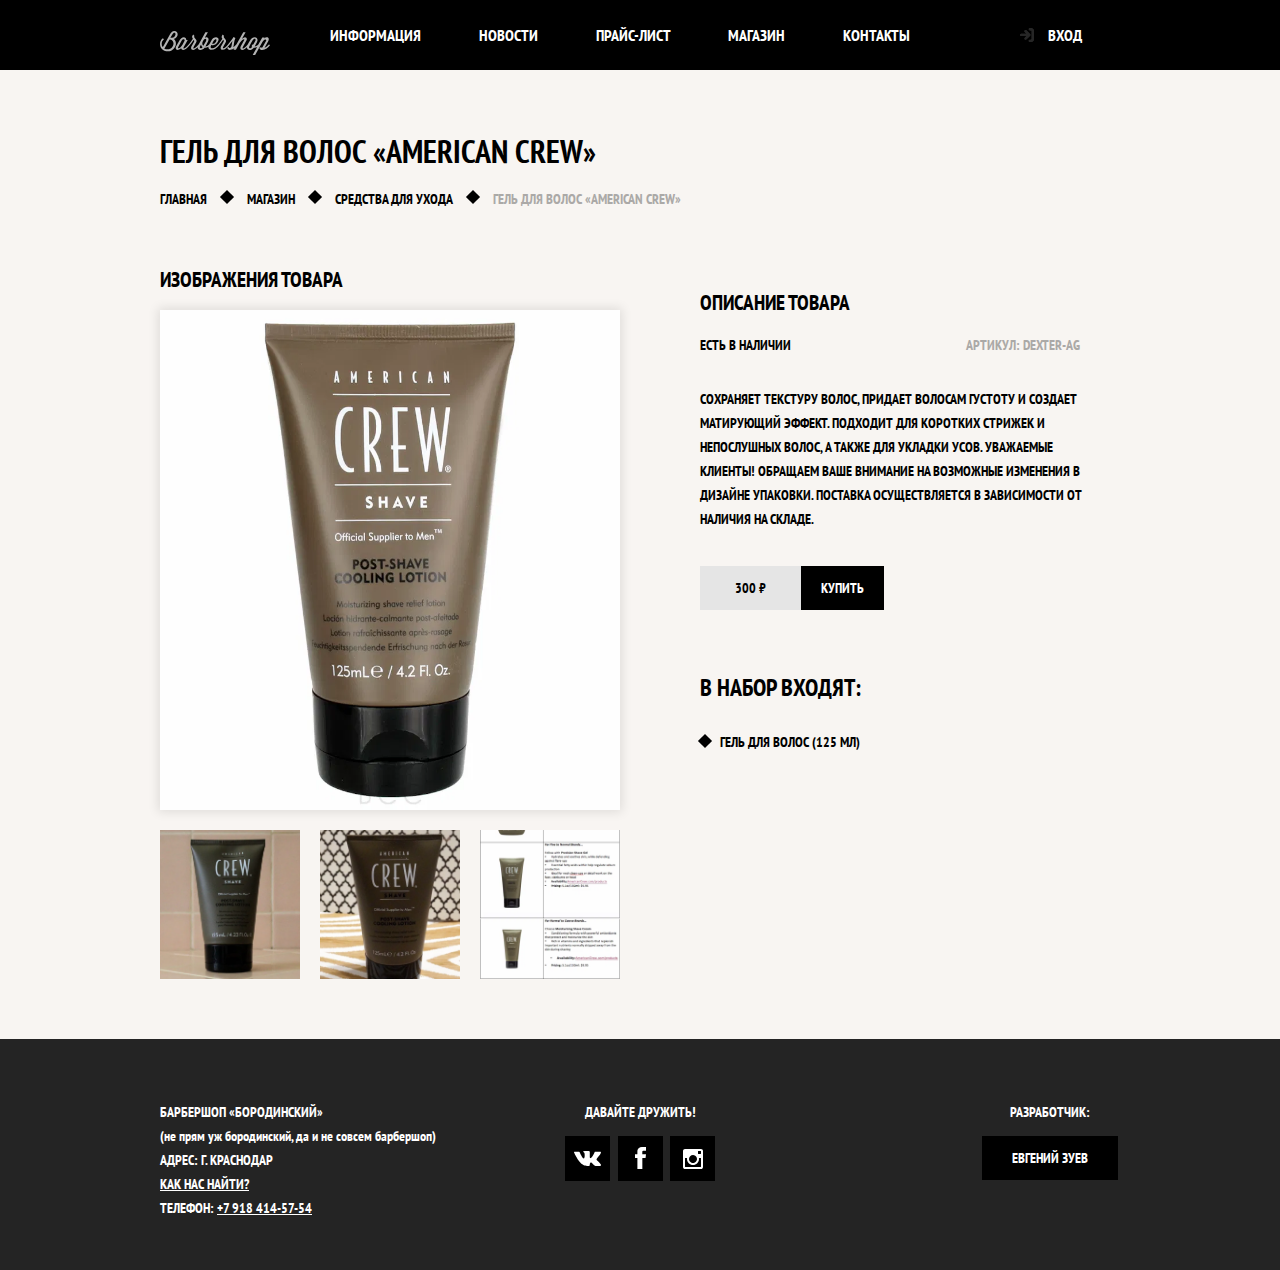
<file: product5.html>
<!DOCTYPE html>
<html lang="ru">

<head>
  <meta charset="UTF-8">
  <meta http-equiv="X-UA-Compatible" content="IE=edge">
  <meta name="viewport" content="width=device-width, initial-scale=1.0">
  <title>Барбершоп - Каталог</title>
  <link rel="icon" href="favicon.ico">
  <link rel="icon" href="favicon/152.ico" type="image/svg+xml">
  <link rel="apple-touch-icon" href="favicon/180.png">
  <link rel="manifest" href="manifest.webmanifest">
  <link href="https://fonts.googleapis.com/css2?family=PT+Sans+Narrow:wght@400;700&display=swap" rel="stylesheet">
  <link rel="stylesheet" href="normalize.css">
  <link rel="stylesheet" href="style.min.css">
</head>

<body class="page-body inner-page">

  <!-- HEADER -->
  <header class="main-header">
    <nav class="main-nav">
      <div class="main-header-bar">
        <div class="container main-nav-wrapper">
          <a class="main-header-logo" href="index.html">
            <img src="img/logo.svg" width="110" height="25" alt="Логотип">
          </a>
          <ul class="site-nav">
            <li><a href="index.html">Информация</a></li>
            <li><a href="news.html">Новости</a></li>
            <li><a href="price.html">Прайс-лист</a></li>
            <li><a href="catalog.html">Магазин</a></li>
            <li><a href="blank.html">Контакты</a></li>
          </ul>
          <div class="user-nav"><a class="login-link" href="blank.html">Вход</a>
          </div>
        </div>
      </div>
    </nav>
  </header>

  <!-- MAIN -->
  <main class="page-product container">

    <h1 class="page-title">Гель для волос «American Crew»</h1>
    <ul class="breadcrumbs">
      <li><a href="index.html">Главная</a></li>
      <li><a href="catalog.html">Магазин</a></li>
      <li><a href="catalog.html">Средства для ухода</a></li>
      <li class="breadcrumbs-current">Гель для волос «American Crew»</li>
    </ul>

    <section class="product-photos">
      <h2>Изображения товара</h2>
      <img class="product-full-photo" src="img/catalog/gel-for-hair_americancrew.webp" width="460" height="500"
        alt="Фото продукта">
      <ul class="product-photo-preview">

        <li>
          <img src="img/catalog/gel-for-hair_americancrew1.webp" width="140" height="150" alt="">
        </li>

        <li>
          <img src="img/catalog/gel-for-hair_americancrew2.webp" width="140" height="150" alt="">
        </li>

        <li>
          <img src="img/catalog/gel-for-hair_americancrew3.webp" width="140" height="150" alt="">
        </li>

      </ul>
    </section>

    <section class="product-info">
      <h2>Описание товара</h2>
      <div class="product-description">
        <p class="product-description-instock">ЕСТЬ В НАЛИЧИИ</p>
        <p class="product-description-article">АРТИКУЛ: DEXTER-AG</p>
      </div>
      <p class="product-text">
        Сохраняет текстуру волос, придает волосам густоту и создает матирующий эффект. Подходит для коротких стрижек и
        непослушных волос, а также для укладки усов.
        Уважаемые клиенты! Обращаем ваше внимание на возможные изменения в дизайне упаковки. Поставка осуществляется в
        зависимости от наличия на складе.
      </p>
      <p class="product-price">
        <b>300 ₽</b>
        <button class="button" type="button">Купить</button>
      </p>
      <h3>В набор входят:</h3>
      <ul>
        <li>Гель для волос (125 мл)</li>

      </ul>
    </section>
  </main>

  <!-- FOOTER -->
  <footer class="main-footer">
    <div class="container">
      <section>
        <h2 class="visually-hidden">Как нас найти</h2>
        <p class="footer-contacts">
          Барбершоп «Бородинский»<br>
          <span style="text-transform: lowercase;">(Не прям уж Бородинский, да и не совсем Барбершоп)</span><br>
          Адрес: г. Краснодар<br>
          <a class="footer-address button-map button-map-footer" target="_blank" href="contacts.html">Как нас
            найти?</a><br>
          Телефон: <a class="footer-phone" href="tel:+79184145754">+7 918 414-57-54</a>
        </p>
      </section>
      <section class="footer-social">
        <h2>Давайте дружить!</h2>
        <ul class="social-list">
          <li>
            <a class="social-btn" href="blank.html"><span class="visually-hidden">Вконтакте</span>
              <svg aria-hidden="true" width="27" height="15" viewBox="0 0 27 15" fill="none"
                xmlns="http://www.w3.org/2000/svg">
                <path
                  d="M26.7852 13.4705L26.6932 13.3017C25.9568 12.1851 25.0533 11.181 24.0123 10.3226C23.6176 9.9675 23.2419 9.59296 22.8868 9.20048C22.7231 9.05323 22.6134 8.85804 22.5746 8.64469C22.5358 8.43134 22.57 8.21152 22.6719 8.01877C23.0199 7.38381 23.4385 6.78774 23.9202 6.24123L24.8309 5.07938C26.4476 2.994 27.1297 1.66994 26.8773 1.10722L26.7852 0.978128C26.6739 0.867803 26.5316 0.791806 26.376 0.75966C26.079 0.699976 25.7725 0.699976 25.4755 0.75966H21.4952C21.4056 0.730149 21.3085 0.730149 21.2189 0.75966H20.912C20.8515 0.795206 20.7992 0.842544 20.7585 0.898685C20.696 0.970665 20.6443 1.05091 20.605 1.13701C20.1842 2.19038 19.6849 3.2126 19.1111 4.19557C18.7632 4.75167 18.446 5.18861 18.1493 5.65534C17.9257 5.96934 17.6759 6.26494 17.4023 6.53914C17.2315 6.70835 17.0504 6.86752 16.86 7.0158C16.7066 7.13496 16.5838 7.18462 16.5019 7.16476L16.2666 7.1151C16.1331 7.03045 16.0239 6.91427 15.9494 6.77747C15.8582 6.61478 15.8025 6.43564 15.7857 6.25116V1.61367C15.8061 1.40893 15.8061 1.20274 15.7857 0.997989C15.7535 0.847961 15.7055 0.701545 15.6424 0.561052C15.5844 0.422894 15.4845 0.305132 15.3559 0.223419C15.1953 0.139995 15.0229 0.0797784 14.8443 0.0446722C14.2182 -0.0148907 13.5877 -0.0148907 12.9616 0.0446722C11.8363 -0.0569479 10.7013 0.0474765 9.61568 0.352514C9.41282 0.453501 9.23211 0.591779 9.0836 0.75966C8.90966 0.958267 8.88919 1.0675 9.01198 1.08736C9.24707 1.09824 9.47735 1.15586 9.68856 1.25664C9.89977 1.35742 10.0874 1.49922 10.2398 1.67325L10.3217 1.83214C10.4142 2.0359 10.4828 2.24908 10.5263 2.46769C10.5874 2.79606 10.6284 3.12765 10.6491 3.46072C10.69 4.02606 10.69 4.59348 10.6491 5.15882C10.6491 5.63548 10.557 6.0029 10.5161 6.26109C10.4665 6.50044 10.3729 6.72917 10.2398 6.93636C10.1955 7.04382 10.1407 7.14691 10.0761 7.2442L10.0045 7.31371C9.88305 7.35674 9.75516 7.38022 9.62591 7.38322C9.47205 7.34127 9.33138 7.26278 9.21662 7.15483C9.00308 7.00048 8.80751 6.824 8.63339 6.62852C8.38531 6.33712 8.15959 6.02845 7.95807 5.70499C7.66977 5.24549 7.40678 4.77147 7.17019 4.28495L6.93485 3.89766L6.35162 2.78546C6.11379 2.32023 5.90202 1.84287 5.71722 1.35548C5.6538 1.17952 5.53586 1.0269 5.37956 0.918546H5.30794C5.25443 0.857553 5.19244 0.804079 5.12376 0.75966C5.00502 0.71593 4.88138 0.685932 4.7554 0.670286L0.91834 0.700077C0.77256 0.688365 0.625887 0.707123 0.48821 0.755088C0.350534 0.803052 0.225054 0.879109 0.120232 0.978128H0.0076781C-0.00255937 1.05061 -0.00255937 1.12411 0.0076781 1.1966C0.0191868 1.32189 0.046683 1.44531 0.0895354 1.56402C0.655715 2.88807 1.26964 4.12937 1.93132 5.28791C2.58618 6.46963 3.15918 7.42295 3.64009 8.14786C4.12101 8.87278 4.66331 9.55798 5.15445 10.2035C5.6456 10.8489 6.03442 11.266 6.17767 11.4448L6.55626 11.8519L6.90415 12.1895C7.22683 12.4698 7.56868 12.7286 7.92737 12.9641C8.39965 13.2994 8.89163 13.6078 9.4008 13.8876C9.98161 14.1995 10.6003 14.4397 11.2426 14.6026C11.9109 14.8057 12.6094 14.8997 13.3095 14.8807H14.9262C15.2054 14.8784 15.4729 14.7717 15.6731 14.5828V14.5132C15.7177 14.4349 15.752 14.3515 15.7754 14.265C15.7856 14.1427 15.7856 14.0198 15.7754 13.8976C15.765 13.5444 15.7959 13.1913 15.8675 12.8449C15.9086 12.5997 15.9879 12.3619 16.1029 12.1399C16.1803 11.9906 16.2803 11.8533 16.3996 11.7327L16.6349 11.5341H16.7475C16.888 11.5053 17.0336 11.5092 17.1723 11.5455C17.311 11.5817 17.4389 11.6493 17.5456 11.7427C17.8627 11.971 18.1481 12.238 18.3949 12.5371C18.6609 12.8449 18.9883 13.2024 19.3567 13.5798C19.6657 13.9047 20.0086 14.1975 20.3799 14.4537L20.6664 14.6125C20.8944 14.7417 21.1385 14.8419 21.3929 14.9105C21.6417 14.9979 21.9095 15.0218 22.1705 14.98L25.803 14.8807C26.0866 14.8985 26.3699 14.8401 26.6215 14.7118C26.7017 14.6761 26.7738 14.6252 26.8335 14.5621C26.8933 14.499 26.9395 14.425 26.9694 14.3444C27.0102 14.1947 27.0102 14.0373 26.9694 13.8876C26.951 13.7615 26.9166 13.6381 26.8671 13.5202L26.7852 13.4705Z"
                  fill="white" />
              </svg>
            </a>
          </li>
          <li>
            <a class="social-btn" href="blank.html"><span class="visually-hidden">Facebook</span>
              <svg aria-hidden="true" width="11" height="23" viewBox="0 0 11 23" fill="none"
                xmlns="http://www.w3.org/2000/svg">
                <path
                  d="M3.62378 1.13123C4.59355 0.376244 5.82388 -0.0252255 7.08674 0.00122876H11V3.86123H8.46979C8.19886 3.85027 7.93242 3.92836 7.7169 4.08187C7.50138 4.23537 7.35045 4.45457 7.29045 4.70123V7.28123H11C10.9142 8.52123 10.7212 9.76123 10.5604 11.0012H7.34405V22.0012H2.40156V11.0012H0V7.30123H2.38012V3.71123C2.43182 2.7359 2.87591 1.81461 3.62378 1.13123Z"
                  fill="white" />
              </svg>
            </a>
          </li>
          <li>
            <a class="social-btn" href="blank.html"><span class="visually-hidden">Instagram</span>
              <svg aria-hidden="true" width="20" height="20" viewBox="0 0 20 20" fill="none"
                xmlns="http://www.w3.org/2000/svg">
                <path
                  d="M18 0H2C1.46957 0 0.960859 0.210714 0.585786 0.585786C0.210714 0.960859 0 1.46957 0 2L0 18C0 18.5304 0.210714 19.0391 0.585786 19.4142C0.960859 19.7893 1.46957 20 2 20H18C18.5304 20 19.0391 19.7893 19.4142 19.4142C19.7893 19.0391 20 18.5304 20 18V2C20 1.46957 19.7893 0.960859 19.4142 0.585786C19.0391 0.210714 18.5304 0 18 0V0ZM10 6C10.7911 6 11.5645 6.2346 12.2223 6.67412C12.8801 7.11365 13.3928 7.73836 13.6955 8.46927C13.9983 9.20017 14.0775 10.0044 13.9231 10.7804C13.7688 11.5563 13.3878 12.269 12.8284 12.8284C12.269 13.3878 11.5563 13.7688 10.7804 13.9231C10.0044 14.0775 9.20017 13.9983 8.46927 13.6955C7.73836 13.3928 7.11365 12.8801 6.67412 12.2223C6.2346 11.5645 6 10.7911 6 10C6 8.93913 6.42143 7.92172 7.17157 7.17157C7.92172 6.42143 8.93913 6 10 6ZM2.5 18C2.43825 18.0041 2.37631 17.9959 2.31772 17.976C2.25914 17.956 2.20507 17.9247 2.15861 17.8839C2.11215 17.843 2.07423 17.7933 2.04701 17.7377C2.01979 17.6822 2.00382 17.6218 2 17.56V9H4.1C4.01687 9.32646 3.98316 9.66354 4 10C4 11.5913 4.63214 13.1174 5.75736 14.2426C6.88258 15.3679 8.4087 16 10 16C11.5913 16 13.1174 15.3679 14.2426 14.2426C15.3679 13.1174 16 11.5913 16 10C16.0168 9.66354 15.9831 9.32646 15.9 9H18V17.5C18.0041 17.5617 17.9959 17.6237 17.976 17.6823C17.956 17.7409 17.9247 17.7949 17.8839 17.8414C17.843 17.8878 17.7933 17.9258 17.7377 17.953C17.6822 17.9802 17.6218 17.9962 17.56 18H2.5ZM18 4.5C18.0041 4.56175 17.9959 4.62369 17.976 4.68228C17.956 4.74086 17.9247 4.79493 17.8839 4.84139C17.843 4.88785 17.7933 4.92577 17.7377 4.95299C17.6822 4.98021 17.6218 4.99618 17.56 5H15.5C15.4383 5.00407 15.3763 4.9959 15.3177 4.97597C15.2591 4.95604 15.2051 4.92473 15.1586 4.88385C15.1122 4.84297 15.0742 4.79332 15.047 4.73774C15.0198 4.68217 15.0038 4.62176 15 4.56V2.5C14.9959 2.43825 15.0041 2.37631 15.024 2.31772C15.044 2.25914 15.0753 2.20507 15.1161 2.15861C15.157 2.11215 15.2067 2.07423 15.2623 2.04701C15.3178 2.01979 15.3782 2.00382 15.44 2H17.5C17.5617 1.99593 17.6237 2.0041 17.6823 2.02403C17.7409 2.04396 17.7949 2.07527 17.8414 2.11615C17.8878 2.15703 17.9258 2.20668 17.953 2.26226C17.9802 2.31783 17.9962 2.37824 18 2.44V4.5Z"
                  fill="white" />
              </svg>
            </a>
          </li>
        </ul>
      </section>
      <p class="footer-copyright">
        Разработчик:
        <a class="button btn-copyright" href="https://eugene-gif.github.io/MyCoolSite/" target="_blank">Евгений Зуев</a>
      </p>
    </div>
  </footer>

  <!-- POPUPS -->
  <section class="modal modal-login visually-hidden">
    <h2>Личный кабинет</h2>
    <p class="modal-description">Введите свой логин и пароль</p>
    <form class="login-form" action="https://echo.htmlacademy.ru" method="post">
      <p>
        <label for="email" aria-label="Логин"></label>
        <input class="login-icon-user" type="email" id="email" name="login" placeholder="borodaSayMeDa@mail.ru">
      </p>
  
      <p>
        <label for="password" aria-label="Пароль"></label>
        <input class="login-icon-password" type="password" id="password" name="password" placeholder="••••••••">
      </p>
  
      <p class="login-help">
        <label class="login-checkbox">
          <input class="login-help-input visually-hidden" type="checkbox" name="remember">
          <span class="checkbox-indicator"></span>
          Запомнить меня
        </label>
  
        <a class="login-restore" href="#">Я забыл пароль</a>
      </p>
      <button class="button" type="submit">Войти</button>
    </form>
    <button class="modal-close close-login" type="button" aria-label="Закрыть"></button>
  </section>
  
  <!-- MAPS -->
  <section class="modal modal-map visually-hidden">
    <h2 class="visually-hidden">Как до нас добраться</h2>
    <iframe
      src="https://www.google.com/maps/embed?pb=!1m14!1m8!1m3!1d1992.157910778672!2d38.97696140676096!3d45.07896423618903!3m2!1i1024!2i768!4f13.1!3m3!1m2!1s0x40f045c4db7d644d%3A0x3387a436a9ee9506!2z0J_QsNGA0LjQutC80LDRhdC10YDRgdC60LDRjyDQrdC60L7QvdC-0Lw!5e0!3m2!1sru!2sru!4v1652270856110!5m2!1sru!2sru"
      width="810" height="570" style="border:0;" allowfullscreen="" loading="lazy"
      referrerpolicy="no-referrer-when-downgrade" title="Адрес супер-пупер-мега парикмахерской!"></iframe>
    <button class="modal-close close-map" type="button" aria-label="Закрыть"></button>
  </section>
    <script src="script.min.js"></script>

</body>

</html>
</file>
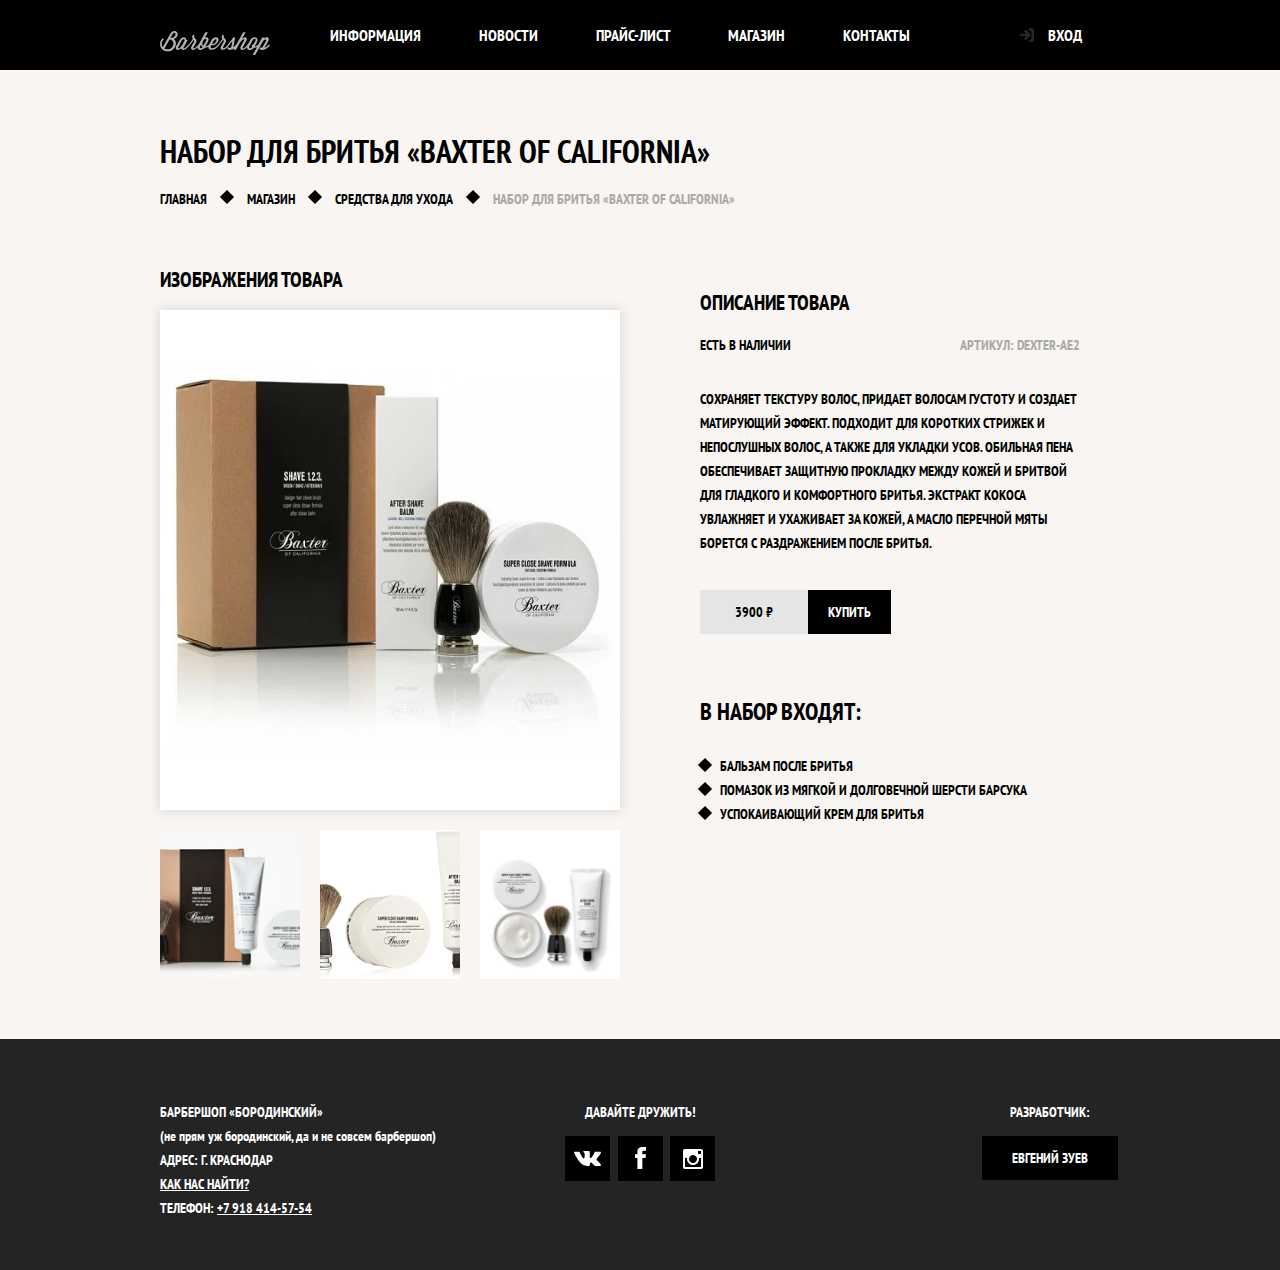
<file: product6.html>
<!DOCTYPE html>
<html lang="ru">

<head>
  <meta charset="UTF-8">
  <meta http-equiv="X-UA-Compatible" content="IE=edge">
  <meta name="viewport" content="width=device-width, initial-scale=1.0">
  <title>Барбершоп - Каталог</title>
  <link rel="icon" href="favicon.ico">
  <link rel="icon" href="favicon/152.ico" type="image/svg+xml">
  <link rel="apple-touch-icon" href="favicon/180.png">
  <link rel="manifest" href="manifest.webmanifest">
  <link href="https://fonts.googleapis.com/css2?family=PT+Sans+Narrow:wght@400;700&display=swap" rel="stylesheet">
  <link rel="stylesheet" href="normalize.css">
  <link rel="stylesheet" href="style.min.css">
</head>

<body class="page-body inner-page">

  <!-- HEADER -->
  <header class="main-header">
    <nav class="main-nav">
      <div class="main-header-bar">
        <div class="container main-nav-wrapper">
          <a class="main-header-logo" href="index.html">
            <img src="img/logo.svg" width="110" height="25" alt="Логотип">
          </a>
          <ul class="site-nav">
            <li><a href="index.html">Информация</a></li>
            <li><a href="news.html">Новости</a></li>
            <li><a href="price.html">Прайс-лист</a></li>
            <li><a href="catalog.html">Магазин</a></li>
            <li><a href="blank.html">Контакты</a></li>
          </ul>
          <div class="user-nav"><a class="login-link" href="blank.html">Вход</a>
          </div>
        </div>
      </div>
    </nav>
  </header>

  <!-- MAIN -->
  <main class="page-product container">

    <h1 class="page-title">Набор для бритья «Baxter of California»</h1>
    <ul class="breadcrumbs">
      <li><a href="index.html">Главная</a></li>
      <li><a href="catalog.html">Магазин</a></li>
      <li><a href="catalog.html">Средства для ухода</a></li>
      <li class="breadcrumbs-current">Набор для бритья «Baxter of California»</li>
    </ul>

    <section class="product-photos">
      <h2>Изображения товара</h2>
      <img class="product-full-photo" src="img/catalog/set-for-shave_baxter1.webp" width="460" height="500"
        alt="Фото продукта">
      <ul class="product-photo-preview">

        <li>
          <img src="img/catalog/set-for-shave_baxter.webp" width="140" height="150" alt="">
        </li>

        <li>
          <img src="img/catalog/set-for-shave_baxter2.webp" width="140" height="150" alt="">
        </li>

        <li>
          <img src="img/catalog/set-for-shave_baxter3.webp" width="140" height="150" alt="">
        </li>

      </ul>
    </section>

    <section class="product-info">
      <h2>Описание товара</h2>
      <div class="product-description">
        <p class="product-description-instock">ЕСТЬ В НАЛИЧИИ</p>
        <p class="product-description-article">АРТИКУЛ: DEXTER-AE2</p>
      </div>
      <p class="product-text">
        Сохраняет текстуру волос, придает волосам густоту и создает матирующий эффект. Подходит для коротких стрижек и
        непослушных волос, а также для укладки усов.
        Обильная пена обеспечивает защитную прокладку между кожей и бритвой для гладкого и комфортного бритья. Экстракт кокоса увлажняет и ухаживает за кожей, а масло перечной мяты борется с раздражением после бритья.
      </p>
      <p class="product-price">
        <b>3900 ₽</b>
        <button class="button" type="button">Купить</button>
      </p>
      <h3>В набор входят:</h3>
      <ul>
        <li>Бальзам после бритья</li>
        <li>Помазок из мягкой и долговечной шерсти барсука</li>
        <li>Успокаивающий крем для бритья</li>
      </ul>
    </section>
  </main>

  <!-- FOOTER -->
  <footer class="main-footer">
    <div class="container">
      <section>
        <h2 class="visually-hidden">Как нас найти</h2>
        <p class="footer-contacts">
          Барбершоп «Бородинский»<br>
          <span style="text-transform: lowercase;">(Не прям уж Бородинский, да и не совсем Барбершоп)</span><br>
          Адрес: г. Краснодар<br>
          <a class="footer-address button-map button-map-footer" target="_blank" href="contacts.html">Как нас
            найти?</a><br>
          Телефон: <a class="footer-phone" href="tel:+79184145754">+7 918 414-57-54</a>
        </p>
      </section>
      <section class="footer-social">
        <h2>Давайте дружить!</h2>
        <ul class="social-list">
          <li>
            <a class="social-btn" href="blank.html"><span class="visually-hidden">Вконтакте</span>
              <svg aria-hidden="true" width="27" height="15" viewBox="0 0 27 15" fill="none"
                xmlns="http://www.w3.org/2000/svg">
                <path
                  d="M26.7852 13.4705L26.6932 13.3017C25.9568 12.1851 25.0533 11.181 24.0123 10.3226C23.6176 9.9675 23.2419 9.59296 22.8868 9.20048C22.7231 9.05323 22.6134 8.85804 22.5746 8.64469C22.5358 8.43134 22.57 8.21152 22.6719 8.01877C23.0199 7.38381 23.4385 6.78774 23.9202 6.24123L24.8309 5.07938C26.4476 2.994 27.1297 1.66994 26.8773 1.10722L26.7852 0.978128C26.6739 0.867803 26.5316 0.791806 26.376 0.75966C26.079 0.699976 25.7725 0.699976 25.4755 0.75966H21.4952C21.4056 0.730149 21.3085 0.730149 21.2189 0.75966H20.912C20.8515 0.795206 20.7992 0.842544 20.7585 0.898685C20.696 0.970665 20.6443 1.05091 20.605 1.13701C20.1842 2.19038 19.6849 3.2126 19.1111 4.19557C18.7632 4.75167 18.446 5.18861 18.1493 5.65534C17.9257 5.96934 17.6759 6.26494 17.4023 6.53914C17.2315 6.70835 17.0504 6.86752 16.86 7.0158C16.7066 7.13496 16.5838 7.18462 16.5019 7.16476L16.2666 7.1151C16.1331 7.03045 16.0239 6.91427 15.9494 6.77747C15.8582 6.61478 15.8025 6.43564 15.7857 6.25116V1.61367C15.8061 1.40893 15.8061 1.20274 15.7857 0.997989C15.7535 0.847961 15.7055 0.701545 15.6424 0.561052C15.5844 0.422894 15.4845 0.305132 15.3559 0.223419C15.1953 0.139995 15.0229 0.0797784 14.8443 0.0446722C14.2182 -0.0148907 13.5877 -0.0148907 12.9616 0.0446722C11.8363 -0.0569479 10.7013 0.0474765 9.61568 0.352514C9.41282 0.453501 9.23211 0.591779 9.0836 0.75966C8.90966 0.958267 8.88919 1.0675 9.01198 1.08736C9.24707 1.09824 9.47735 1.15586 9.68856 1.25664C9.89977 1.35742 10.0874 1.49922 10.2398 1.67325L10.3217 1.83214C10.4142 2.0359 10.4828 2.24908 10.5263 2.46769C10.5874 2.79606 10.6284 3.12765 10.6491 3.46072C10.69 4.02606 10.69 4.59348 10.6491 5.15882C10.6491 5.63548 10.557 6.0029 10.5161 6.26109C10.4665 6.50044 10.3729 6.72917 10.2398 6.93636C10.1955 7.04382 10.1407 7.14691 10.0761 7.2442L10.0045 7.31371C9.88305 7.35674 9.75516 7.38022 9.62591 7.38322C9.47205 7.34127 9.33138 7.26278 9.21662 7.15483C9.00308 7.00048 8.80751 6.824 8.63339 6.62852C8.38531 6.33712 8.15959 6.02845 7.95807 5.70499C7.66977 5.24549 7.40678 4.77147 7.17019 4.28495L6.93485 3.89766L6.35162 2.78546C6.11379 2.32023 5.90202 1.84287 5.71722 1.35548C5.6538 1.17952 5.53586 1.0269 5.37956 0.918546H5.30794C5.25443 0.857553 5.19244 0.804079 5.12376 0.75966C5.00502 0.71593 4.88138 0.685932 4.7554 0.670286L0.91834 0.700077C0.77256 0.688365 0.625887 0.707123 0.48821 0.755088C0.350534 0.803052 0.225054 0.879109 0.120232 0.978128H0.0076781C-0.00255937 1.05061 -0.00255937 1.12411 0.0076781 1.1966C0.0191868 1.32189 0.046683 1.44531 0.0895354 1.56402C0.655715 2.88807 1.26964 4.12937 1.93132 5.28791C2.58618 6.46963 3.15918 7.42295 3.64009 8.14786C4.12101 8.87278 4.66331 9.55798 5.15445 10.2035C5.6456 10.8489 6.03442 11.266 6.17767 11.4448L6.55626 11.8519L6.90415 12.1895C7.22683 12.4698 7.56868 12.7286 7.92737 12.9641C8.39965 13.2994 8.89163 13.6078 9.4008 13.8876C9.98161 14.1995 10.6003 14.4397 11.2426 14.6026C11.9109 14.8057 12.6094 14.8997 13.3095 14.8807H14.9262C15.2054 14.8784 15.4729 14.7717 15.6731 14.5828V14.5132C15.7177 14.4349 15.752 14.3515 15.7754 14.265C15.7856 14.1427 15.7856 14.0198 15.7754 13.8976C15.765 13.5444 15.7959 13.1913 15.8675 12.8449C15.9086 12.5997 15.9879 12.3619 16.1029 12.1399C16.1803 11.9906 16.2803 11.8533 16.3996 11.7327L16.6349 11.5341H16.7475C16.888 11.5053 17.0336 11.5092 17.1723 11.5455C17.311 11.5817 17.4389 11.6493 17.5456 11.7427C17.8627 11.971 18.1481 12.238 18.3949 12.5371C18.6609 12.8449 18.9883 13.2024 19.3567 13.5798C19.6657 13.9047 20.0086 14.1975 20.3799 14.4537L20.6664 14.6125C20.8944 14.7417 21.1385 14.8419 21.3929 14.9105C21.6417 14.9979 21.9095 15.0218 22.1705 14.98L25.803 14.8807C26.0866 14.8985 26.3699 14.8401 26.6215 14.7118C26.7017 14.6761 26.7738 14.6252 26.8335 14.5621C26.8933 14.499 26.9395 14.425 26.9694 14.3444C27.0102 14.1947 27.0102 14.0373 26.9694 13.8876C26.951 13.7615 26.9166 13.6381 26.8671 13.5202L26.7852 13.4705Z"
                  fill="white" />
              </svg>
            </a>
          </li>
          <li>
            <a class="social-btn" href="blank.html"><span class="visually-hidden">Facebook</span>
              <svg aria-hidden="true" width="11" height="23" viewBox="0 0 11 23" fill="none"
                xmlns="http://www.w3.org/2000/svg">
                <path
                  d="M3.62378 1.13123C4.59355 0.376244 5.82388 -0.0252255 7.08674 0.00122876H11V3.86123H8.46979C8.19886 3.85027 7.93242 3.92836 7.7169 4.08187C7.50138 4.23537 7.35045 4.45457 7.29045 4.70123V7.28123H11C10.9142 8.52123 10.7212 9.76123 10.5604 11.0012H7.34405V22.0012H2.40156V11.0012H0V7.30123H2.38012V3.71123C2.43182 2.7359 2.87591 1.81461 3.62378 1.13123Z"
                  fill="white" />
              </svg>
            </a>
          </li>
          <li>
            <a class="social-btn" href="blank.html"><span class="visually-hidden">Instagram</span>
              <svg aria-hidden="true" width="20" height="20" viewBox="0 0 20 20" fill="none"
                xmlns="http://www.w3.org/2000/svg">
                <path
                  d="M18 0H2C1.46957 0 0.960859 0.210714 0.585786 0.585786C0.210714 0.960859 0 1.46957 0 2L0 18C0 18.5304 0.210714 19.0391 0.585786 19.4142C0.960859 19.7893 1.46957 20 2 20H18C18.5304 20 19.0391 19.7893 19.4142 19.4142C19.7893 19.0391 20 18.5304 20 18V2C20 1.46957 19.7893 0.960859 19.4142 0.585786C19.0391 0.210714 18.5304 0 18 0V0ZM10 6C10.7911 6 11.5645 6.2346 12.2223 6.67412C12.8801 7.11365 13.3928 7.73836 13.6955 8.46927C13.9983 9.20017 14.0775 10.0044 13.9231 10.7804C13.7688 11.5563 13.3878 12.269 12.8284 12.8284C12.269 13.3878 11.5563 13.7688 10.7804 13.9231C10.0044 14.0775 9.20017 13.9983 8.46927 13.6955C7.73836 13.3928 7.11365 12.8801 6.67412 12.2223C6.2346 11.5645 6 10.7911 6 10C6 8.93913 6.42143 7.92172 7.17157 7.17157C7.92172 6.42143 8.93913 6 10 6ZM2.5 18C2.43825 18.0041 2.37631 17.9959 2.31772 17.976C2.25914 17.956 2.20507 17.9247 2.15861 17.8839C2.11215 17.843 2.07423 17.7933 2.04701 17.7377C2.01979 17.6822 2.00382 17.6218 2 17.56V9H4.1C4.01687 9.32646 3.98316 9.66354 4 10C4 11.5913 4.63214 13.1174 5.75736 14.2426C6.88258 15.3679 8.4087 16 10 16C11.5913 16 13.1174 15.3679 14.2426 14.2426C15.3679 13.1174 16 11.5913 16 10C16.0168 9.66354 15.9831 9.32646 15.9 9H18V17.5C18.0041 17.5617 17.9959 17.6237 17.976 17.6823C17.956 17.7409 17.9247 17.7949 17.8839 17.8414C17.843 17.8878 17.7933 17.9258 17.7377 17.953C17.6822 17.9802 17.6218 17.9962 17.56 18H2.5ZM18 4.5C18.0041 4.56175 17.9959 4.62369 17.976 4.68228C17.956 4.74086 17.9247 4.79493 17.8839 4.84139C17.843 4.88785 17.7933 4.92577 17.7377 4.95299C17.6822 4.98021 17.6218 4.99618 17.56 5H15.5C15.4383 5.00407 15.3763 4.9959 15.3177 4.97597C15.2591 4.95604 15.2051 4.92473 15.1586 4.88385C15.1122 4.84297 15.0742 4.79332 15.047 4.73774C15.0198 4.68217 15.0038 4.62176 15 4.56V2.5C14.9959 2.43825 15.0041 2.37631 15.024 2.31772C15.044 2.25914 15.0753 2.20507 15.1161 2.15861C15.157 2.11215 15.2067 2.07423 15.2623 2.04701C15.3178 2.01979 15.3782 2.00382 15.44 2H17.5C17.5617 1.99593 17.6237 2.0041 17.6823 2.02403C17.7409 2.04396 17.7949 2.07527 17.8414 2.11615C17.8878 2.15703 17.9258 2.20668 17.953 2.26226C17.9802 2.31783 17.9962 2.37824 18 2.44V4.5Z"
                  fill="white" />
              </svg>
            </a>
          </li>
        </ul>
      </section>
      <p class="footer-copyright">
        Разработчик:
        <a class="button btn-copyright" href="https://eugene-gif.github.io/MyCoolSite/" target="_blank">Евгений Зуев</a>
      </p>
    </div>
  </footer>

  <!-- POPUPS -->
  <section class="modal modal-login visually-hidden">
    <h2>Личный кабинет</h2>
    <p class="modal-description">Введите свой логин и пароль</p>
    <form class="login-form" action="https://echo.htmlacademy.ru" method="post">
      <p>
        <label for="email" aria-label="Логин"></label>
        <input class="login-icon-user" type="email" id="email" name="login" placeholder="borodaSayMeDa@mail.ru">
      </p>
  
      <p>
        <label for="password" aria-label="Пароль"></label>
        <input class="login-icon-password" type="password" id="password" name="password" placeholder="••••••••">
      </p>
  
      <p class="login-help">
        <label class="login-checkbox">
          <input class="login-help-input visually-hidden" type="checkbox" name="remember">
          <span class="checkbox-indicator"></span>
          Запомнить меня
        </label>
  
        <a class="login-restore" href="#">Я забыл пароль</a>
      </p>
      <button class="button" type="submit">Войти</button>
    </form>
    <button class="modal-close close-login" type="button" aria-label="Закрыть"></button>
  </section>
  
  <!-- MAPS -->
  <section class="modal modal-map visually-hidden">
    <h2 class="visually-hidden">Как до нас добраться</h2>
    <iframe
      src="https://www.google.com/maps/embed?pb=!1m14!1m8!1m3!1d1992.157910778672!2d38.97696140676096!3d45.07896423618903!3m2!1i1024!2i768!4f13.1!3m3!1m2!1s0x40f045c4db7d644d%3A0x3387a436a9ee9506!2z0J_QsNGA0LjQutC80LDRhdC10YDRgdC60LDRjyDQrdC60L7QvdC-0Lw!5e0!3m2!1sru!2sru!4v1652270856110!5m2!1sru!2sru"
      width="810" height="570" style="border:0;" allowfullscreen="" loading="lazy"
      referrerpolicy="no-referrer-when-downgrade" title="Адрес супер-пупер-мега парикмахерской!"></iframe>
    <button class="modal-close close-map" type="button" aria-label="Закрыть"></button>
  </section>
    <script src="script.min.js"></script>

</body>

</html>
</file>
<file: style.min.css>
:root{--black:#000000;--extra-dark:#242424;--dark:#aba9a7;--neutral:#e5e5e5;--extra-light:#f8f5f2;--white:#ffffff;--bg-white:#f9f6f3;--special:#663d15}.page-body{min-width:960px;margin:0;padding:0;font-family:"PT Sans Narrow",sans-serif;font-size:14px;line-height:24px;font-weight:700;color:var(--white);text-transform:uppercase;background:var(--black)url(img/background.jpg)no-repeat top center;overflow-x:hidden;min-height:100vh;display:grid;grid-template-rows:min-content 1fr min-content;align-content:start}a{text-decoration:none}img{max-width:100%;height:auto}.visually-hidden{position:absolute;width:1px;height:1px;margin:-1px;border:0;padding:0;white-space:nowrap;clip-path:inset(100%);clip:rect(0 0 0 0);overflow:hidden}.main-header{margin-bottom:60px}.main-nav{font-size:16px;line-height:20px;color:var(--white);background-color:transparent;display:grid;justify-content:stretch}.main-header-logo{order:2;justify-self:center;margin-top:60px}.main-header-bar,.main-nav-wrapper{background-color:var(--black)}.main-nav-wrapper{display:grid;grid-template-columns:1fr min-content}.site-nav{width:620px;min-height:70px;list-style:none;padding:0;margin:0;display:flex;flex-wrap:wrap;justify-content:space-between}.site-nav-current{position:relative}.site-nav-current a:not([href]){background-color:var(--black)}.site-nav-current::after{content:"";position:absolute;right:20px;bottom:0;left:20px;height:5px;background-color:var(--white)}.site-nav a,.user-nav a{color:var(--white);display:block;padding:25px 20px}.site-nav a:focus,.site-nav a:hover,.user-nav a:focus,.user-nav a:hover{background-color:var(--extra-dark)}.login-link{position:relative;min-width:70px;text-align:center;cursor:pointer}.login-link::before{content:"";position:absolute;left:10px;top:28px;width:17px;height:17px;background-image:url(img/login.svg);background-repeat:no-repeat;background-position:0 0;opacity:.5}.inner-page .main-header-logo:focus,.inner-page .main-header-logo:hover,.login-link:active::before,.login-link:focus::before,.login-link:hover::before{opacity:1}.container{width:960px;margin:0 auto;padding:0 10px}.button{display:inline-block;margin-right:20px;padding:10px 30px;font:inherit;text-transform:uppercase;text-align:center;vertical-align:middle;border:0;background-color:var(--black);color:var(--white);cursor:pointer}.button:active,.button:focus,.button:hover{background-color:var(--special)}.button.disabled,.button:disabled{cursor:default;opacity:.5;background-color:var(--black)}.features{margin-bottom:80px}.features-list{list-style:none;margin:0;padding:0;display:grid;grid-template-columns:1fr 1fr 1fr;column-gap:20px}.features-item{text-align:center}.features-item h3{font-size:30px;line-height:42px;margin:0 0 60px;position:relative}.features-item h3::after{content:"";width:20px;height:20px;background-color:var(--bg-white);position:absolute;top:55px;left:50%;margin-left:-10px;transform:rotate(45deg)}.features-item p{margin:0 10px}.block-columns{color:var(--black);background:#f9f6f3;display:grid;grid-template-columns:1fr 1fr;margin-bottom:30px;background-image:url(img/border-line.png);background-position:center;background-repeat:no-repeat;padding:50px 80px}.block-columns h2{padding:0;margin:0 0 20px;font-size:30px;line-height:42px;font-weight:700}.block-columns .contacts p:nth-of-type(2){margin-bottom:72px}.contacts,.news{margin-right:50px}.gallery,.signup{margin-left:80px}.news-list{list-style:none;padding:0;margin:0 0 39px}.news-item p{margin:0;padding:0}.news time{display:block;margin-bottom:25px;text-transform:lowercase}.gallery-content{width:300px;height:178px;padding:0;background:var(--dark);border:7px solid var(--white);margin:0 0 40px;flex-grow:1}.gallery-content a{display:block;width:100%;height:100%}.gallery-content img,.product-photo-preview img{width:100%;height:100%;object-fit:cover}.gallery-container{display:flex;flex-wrap:wrap;justify-content:space-between;width:320px;height:300px}.gallery-button{width:140px;margin:0;align-self:flex-end}.contacts-phone{color:inherit;text-decoration:underline}.contacts-phone:focus,.contacts-phone:hover{text-decoration:none}.signup-info{padding:0;margin:0 0 10px}.signup-form{display:flex;flex-wrap:wrap;justify-content:space-between}.signup-item{display:flex;flex-direction:column;width:140px;padding:0;margin:0 0 10px}.signup-item label{display:block;margin-bottom:5px;margin-left:10px}.signup-item input{font:inherit;background-color:transparent;border:2px solid var(--black);padding:7px 15px;box-sizing:border-box}.signup-item input:focus{outline:2px solid var(--special)}.signup .button{width:100%;margin:10px 0 0}.inner-page{color:var(--black);background:var(--extra-light)}.inner-page .main-header-bar{margin:0;padding:0}.inner-page .main-header-logo{margin:0;order:0;display:block;align-content:center;padding-top:20px;opacity:.7}.inner-page .main-nav-wrapper{grid-template-columns:110px 1fr min-content;column-gap:40px}.inner-page .main-nav{min-height:70px;height:70px}.page-catalog{display:grid;grid-template-columns:180px 1fr;align-content:start}.page-catalog .page-title{grid-column:1/-1}.page-catalog .breadcrumbs{grid-column:1/-1;margin-bottom:40px}.page-title{font-size:32px;line-height:42px;padding:0;margin:0 0 15px}.breadcrumbs{list-style:none;padding:0;margin:0;display:flex;flex-wrap:wrap}.breadcrumbs li{position:relative;margin-right:40px}.breadcrumbs li:not(:last-child)::after{content:"";position:absolute;width:10px;height:10px;background-color:var(--black);transform:rotate(45deg);right:-25px;top:5px}.breadcrumbs a{color:var(--black)}.breadcrumbs a:focus,.breadcrumbs a:hover{text-decoration:underline}.filters{width:180px}.filter fieldset{padding:0;margin:0 0 28px;border:0}.filter fieldset:first-child{margin-bottom:50px}.filter legend{margin-bottom:26px;font-size:24px;line-height:30px}.filter-list{list-style:none;line-height:18px;margin:0;padding:0 0 0 35px}.filter-item{margin-bottom:20px}.filter-item label{position:relative;display:block;cursor:pointer;user-select:none}.filter-checkbox label::before,.filter-radio label::before{content:"";position:absolute;width:16px;height:16px;border:3px solid var(--black);top:-1px;left:-35px}.login-checkbox::before{content:"";position:absolute;border:3px solid var(--black)}.filter-input-checkbox:checked+label::after,.filter-input-radio:checked+label::after{content:"";position:absolute;width:10px;height:10px;top:5px;left:-29px;background-color:var(--black)}.filter-input-checkbox:focus+label,.filter-input-checkbox:hover+label{color:var(--special)}.filter-input-radio:checked+label::after,.filter-radio label::before{border-radius:50%}.catalog{margin-left:60px}.catalog-list{list-style:none;display:grid;grid-template-columns:1fr 1fr 1fr;gap:20px;margin-bottom:45px}.catalog-item,.catalog-item a{display:flex;flex-direction:column}.catalog-item{justify-content:space-between;background:var(--white);box-shadow:0 0 10px rgba(0,0,0,.1)}.catalog-item a{color:var(--black)}.catalog-item h3{font-size:14px;line-height:18px;margin:15px}.catalog-item-category{text-transform:none}.catalog-item-img{order:-1;margin:0}.catalog-item-price{display:flex;margin:0 15px 15px}.catalog-item-price b{padding:10px;min-width:80px;font-size:14px;line-height:20px;text-align:center;background-color:var(--neutral)}.catalog-item-price .button{padding:10px 20px;line-height:20px;color:var(--white);margin:0}.pagination-list{list-style:none;padding:0;display:flex;flex-wrap:wrap;gap:7px;margin:0 0 0 40px}.pagination-item{margin-bottom:10px}.pagination-item a{color:var(--white);background-color:var(--black);padding:10px 15px}.pagination-item a:active,.pagination-item a:focus,.pagination-item a:hover{background-color:var(--special)}.pagination-item-current a,.pagination-item-current a:active,.pagination-item-current a:focus,.pagination-item-current a:hover{background-color:var(--white);color:var(--black)}.page-product{display:grid;grid-template-columns:460px 1fr;align-content:start}.page-product .page-title{grid-column:1/-1}.page-product .breadcrumbs{grid-column:1/-1;margin-bottom:40px}.breadcrumbs-current{color:var(--dark);margin:0}.product-photo-preview{list-style:none}.product-photo-preview li:hover{box-shadow:0 0 10px 2px rgba(0,0,0,.2)}.product-full-photo{display:block;box-shadow:0 0 10px 2px rgba(0,0,0,.1);width:460px;height:500px;margin-bottom:20px}.product-photo-preview{margin:0;padding:0;display:grid;grid-template-columns:140px 140px 140px;gap:20px}.product-photo-preview li{height:149px}.product-info{width:390px;padding-top:23px;padding-left:80px}.product-info p{margin:0}.product-description{padding-right:10px;margin-bottom:30px;display:flex;justify-content:space-between}.product-description p{width:200px}.product-description-article{text-align:right;color:var(--dark)}.product-info .product-text{margin-bottom:35px}.product-info .product-price{display:flex;align-items:stretch;margin-bottom:63px}.product-price b{line-height:20px;background-color:var(--neutral);padding:12px 35px;box-sizing:border-box}.product-price .button{padding:0 20px}.product-info h3{font-size:24px;line-height:30px;margin:0 0 27px}.product-info li{margin-left:20px;position:relative}.product-info li::before{content:"";position:absolute;width:10px;height:10px;background:#000;left:-20px;top:6px;transform:rotate(45deg)}.inner-content h2,.inner-content h3{margin:50px 0 30px;font-size:25px;line-height:30px}.inner-content h3{font-size:20px;line-height:25px}.inner-content h2+h3{margin-top:30px}.inner-content p{margin:15px 0}.inner-content td{padding:10px 15px;border:2px solid var(--black)}.inner-content table{border-collapse:collapse}.inner-content .big-heading{margin:55px 0 65px;font-size:48px;line-height:48px;text-align:center;display:flex;flex-wrap:wrap;align-items:center;justify-content:space-between}.big-heading::after,.big-heading::before{content:"";flex-grow:1;flex-shrink:0;height:2px;background:var(--black)}.big-heading::before{margin-right:25px}.big-heading::after{margin-left:25px}.inner-content-list-1,.product-info ul{margin:0;padding:0;list-style:none}.inner-content-list-1 li{margin-bottom:10px;padding-left:20px;position:relative}.inner-content-list-1 li::before{content:"";position:absolute;width:8px;height:8px;background-color:var(--black);top:8px;left:0;transform:rotate(45deg)}.inner-content-table{width:100%}.inner-content-table td{width:50%}.inner-content-table td:last-child{text-align:center}.inner-columns{display:flex;margin:50px 0;justify-content:space-between;flex-wrap:wrap}.inner-columns>h3:first-child{width:100%;margin-top:0}.column-left,.column-right{width:470px}.inner-columns .column-left :first-child,.inner-columns .column-right :first-child{margin-top:0}.inner-columns .column-left :last-child,.inner-columns .column-right :last-child{margin-bottom:0}.main-footer{padding:50px 0;margin-top:60px;color:var(--white);background-color:var(--extra-dark);justify-content:space-between}.main-footer .container{display:grid;grid-template-columns:1fr 1fr 1fr;align-items:baseline}.footer-contacts{margin:0;width:320px}.footer-contacts a{color:var(--white);text-decoration:underline}.footer-contacts a:focus,.footer-contacts a:hover{text-decoration:none}.footer-social a:focus,.footer-social a:hover{background-color:var(--white)}.footer-social a:focus path,.footer-social a:hover path{fill:var(--black)}.footer-social{width:150px;text-align:center;justify-self:center}.social-btn,.social-list{display:flex;align-items:center}.social-list{list-style:none;margin:0;padding:0;justify-content:space-between}.social-btn{width:45px;height:45px;justify-content:center;background-color:var(--black)}.footer-social h2{font-size:14px}.footer-copyright{max-width:140px;justify-self:end;margin:0;padding:0;text-align:center}.btn-copyright{margin:12px 0 0}.btn-copyright:hover{background-color:var(--white);color:var(--black)}.modal{position:fixed;top:0;left:0;bottom:0;right:0;color:var(--black);background:var(--extra-light);background-position:0 0;margin:auto}.modal-login{width:300px;bottom:auto;padding:50px 80px;top:200px;box-shadow:0 30px 50px rgba(0,0,0,.7)}.modal-login h2{font-size:30px;line-height:42px;padding:0;margin:0 0 15px}.login-form input[type=email],.login-form input[type=password]{font:inherit;color:var(--black);text-transform:uppercase;background-color:transparent;border:2px solid var(--black);padding:7px 30px 7px 15px;width:100%;box-sizing:border-box}.login-form input:focus{outline:2px solid var(--special)}.login-icon-user{background:url(img/account.svg)270px center no-repeat}.login-icon-password{background:url(img/lock.svg)270px center no-repeat}.login-restore{color:var(--black);text-decoration:underline}.login-restore:focus,.login-restore:hover{text-decoration:none}.login-help{display:flex;justify-content:space-between}.modal-login .button{width:100%}.login-checkbox{position:relative;padding-left:25px;cursor:pointer}.login-checkbox::before{width:12px;height:12px;border:2px solid;top:4px;left:0;cursor:pointer}.login-help-input:checked+.checkbox-indicator::after,.login-help-input:checked+.checkbox-indicator::before{position:absolute;content:"";width:10px;height:2px;background:var(--black);top:11px;left:3px;transform:rotate(45deg)}.login-help-input:checked+.checkbox-indicator::after{transform:rotate(-45deg)}.modal-close{position:absolute;top:0;right:-34px;width:24px;height:24px;background-color:transparent;border:0;cursor:pointer}.modal-close::after,.modal-close::before{content:"";position:absolute;width:25px;background:var(--dark);top:10px;left:2px;height:3px}.modal-close::after{transform:rotate(45deg)}.modal-close::before{transform:rotate(-45deg)}.modal-map{width:810px;height:570px;border:7px solid var(--white);box-sizing:content-box}.button-map{cursor:pointer}.page-contacts h1,.page-news .news-item{margin-bottom:30px}.page-contacts h3{padding:0;font-size:24px;line-height:20px;margin:15px 0 0}.page-contacts-a{color:#000;text-decoration:underline}.page-contacts-a:active,.page-contacts-a:focus,.page-contacts-a:hover{text-decoration:none}
</file>
<file: range-filter.min.css>
form{margin-top:50px}.filter-item{padding:0;margin:0;border:0}.range-filter{width:260px;margin-top:20px}.filter-item legend{font-size:18px;line-height:24px;text-transform:uppercase;font-weight:700}.range-controls{position:relative;height:80px;background-color:#242424;border-radius:5px;margin-bottom:20px;padding:39px 20px 0;-webkit-box-sizing:border-box;box-sizing:border-box}.range-controls .scale{height:2px;background:#aba9a7}.range-controls .bar{width:70%;height:2px;background:#ec6313}.range-controls .toggle{width:4px;height:4px;background-color:#f8f5f2;border:8px solid #aba9a7;border-radius:50%;position:absolute;top:30px;left:0;cursor:pointer}.range-controls .toggle-min{left:18px}.range-controls .toggle-max{left:160px}.price-controls{display:-webkit-box;display:-ms-flexbox;display:flex;-webkit-box-pack:justify;-ms-flex-pack:justify;justify-content:space-between}.price-controls label{text-transform:uppercase;font-size:16px}.price-controls input{width:60px;padding:10px;margin-left:10px;text-align:center;color:#f8f5f2;border:0;border-radius:5px;background:#242424;font-family:inherit;font-size:inherit}
</file>
